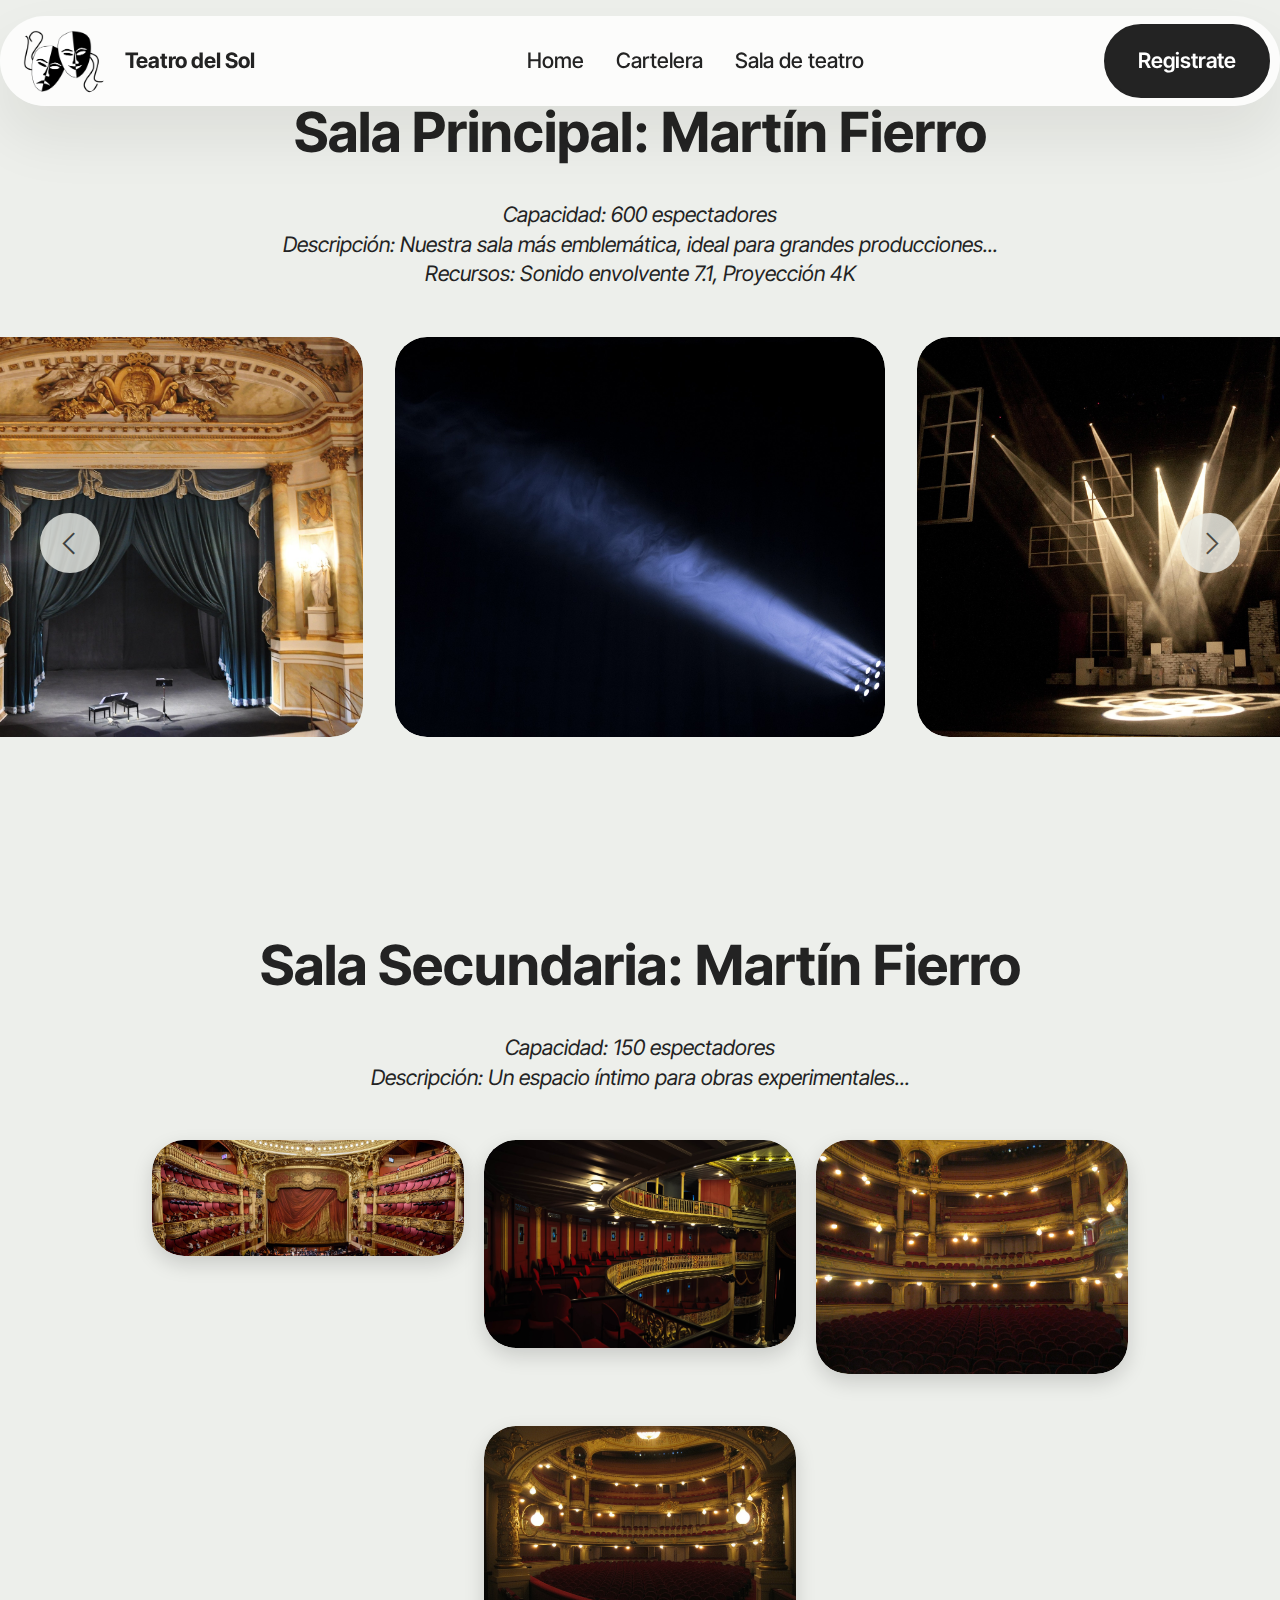
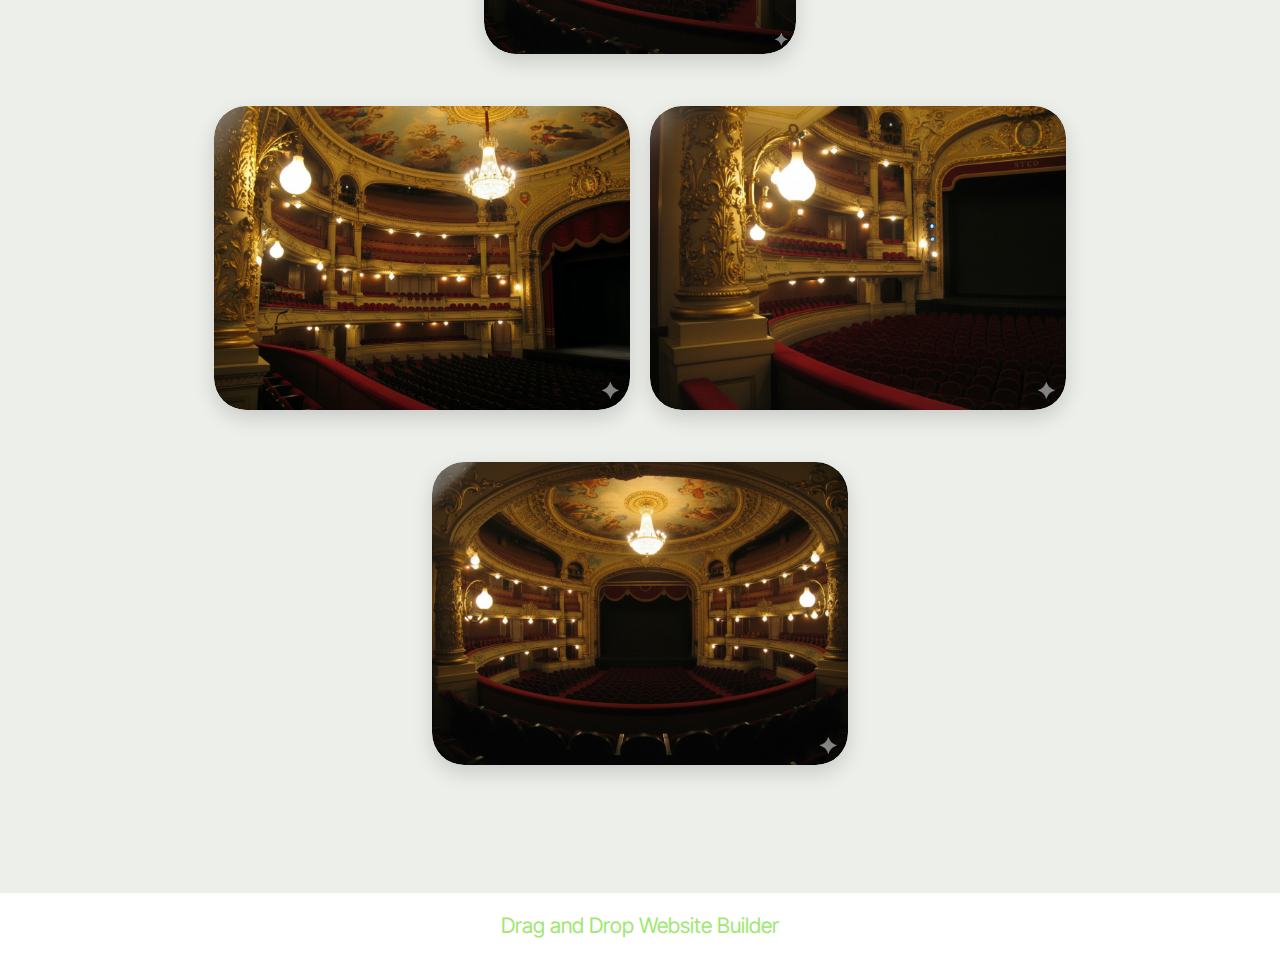
<file: page1.html>
<!DOCTYPE html>
<html  >
<head>
  <!-- Site made with Mobirise Website Builder v6.1.4, https://mobirise.com -->
  <meta charset="UTF-8">
  <meta http-equiv="X-UA-Compatible" content="IE=edge">
  <meta name="generator" content="Mobirise v6.1.4, mobirise.com">
  <meta name="viewport" content="width=device-width, initial-scale=1, minimum-scale=1">
  <link rel="shortcut icon" href="assets/images/mbr-3.png" type="image/x-icon">
  <meta name="description" content="">
  
  
  <title>Salas de Teatro</title>
  <!-- Google tag (gtag.js) -->
<script async src="https://www.googletagmanager.com/gtag/js?id=G-3K3JHPZMTZ"></script>
<script>
  window.dataLayer = window.dataLayer || [];
  function gtag(){dataLayer.push(arguments);}
  gtag('js', new Date());

  gtag('config', 'G-3K3JHPZMTZ');
</script>
  <link rel="stylesheet" href="assets/web/assets/mobirise-icons2/mobirise2.css">
  <link rel="stylesheet" href="assets/bootstrap/css/bootstrap.min.css">
  <link rel="stylesheet" href="assets/dropdown/css/style.css">
  <link rel="stylesheet" href="assets/theme/css/style.css">
  <link rel="stylesheet" href="assets/gallery/style.css">
  <link rel="preload" href="https://fonts.googleapis.com/css?family=Inter+Tight:100,200,300,400,500,600,700,800,900,100i,200i,300i,400i,500i,600i,700i,800i,900i&display=swap" as="style" onload="this.onload=null;this.rel='stylesheet'">
  <noscript><link rel="stylesheet" href="https://fonts.googleapis.com/css?family=Inter+Tight:100,200,300,400,500,600,700,800,900,100i,200i,300i,400i,500i,600i,700i,800i,900i&display=swap"></noscript>
  <link rel="preload" as="style" href="assets/mobirise/css/mbr-additional.css?v=6v0bXh"><link rel="stylesheet" href="assets/mobirise/css/mbr-additional.css?v=6v0bXh" type="text/css">

  
  
  
</head>
<body>
  
  <section data-bs-version="5.1" class="menu menu5 cid-v0okwXq5tb" once="menu" id="menu05-c">
	

	<nav class="navbar navbar-dropdown navbar-fixed-top navbar-expand-lg">
		<div class="container">
			<div class="navbar-brand">
				<span class="navbar-logo">
					<a href="index.html">
						<img src="assets/images/mbr-3.png" alt="Mobirise Website Builder" style="height: 4.3rem;">
					</a>
				</span>
				<span class="navbar-caption-wrap"><a class="navbar-caption text-black display-4" href="index.html">Teatro del Sol</a></span>
			</div>
			<button class="navbar-toggler" type="button" data-toggle="collapse" data-bs-toggle="collapse" data-target="#navbarSupportedContent" data-bs-target="#navbarSupportedContent" aria-controls="navbarNavAltMarkup" aria-expanded="false" aria-label="Toggle navigation">
				<div class="hamburger">
					<span></span>
					<span></span>
					<span></span>
					<span></span>
				</div>
			</button>
			<div class="collapse navbar-collapse" id="navbarSupportedContent">
				<ul class="navbar-nav nav-dropdown" data-app-modern-menu="true"><li class="nav-item">
						<a class="nav-link link text-black display-4" href="index.html">Home</a>
					</li>
					<li class="nav-item">
						<a class="nav-link link text-black text-primary display-4" href="page3.html" aria-expanded="false">Cartelera</a>
					</li>
					<li class="nav-item">
						<a class="nav-link link text-black text-primary display-4" href="page1.html">Sala de teatro</a>
					</li></ul>
				<div class="navbar-buttons mbr-section-btn"><a class="btn btn-black display-4" href="page2.html">Registrate</a></div>
			</div>
		</div>
	</nav>
</section>

<section data-bs-version="5.1" class="slider4 mbr-embla cid-v0olDZtIG2" id="slider04-d">
    
    
    <div class="container-fluid">
        <div class="row mb-5 justify-content-center">
            <div class="col-12 content-head">
                <h3 class="mbr-section-title mbr-fonts-style align-center mb-0 display-2"><strong>Sala Principal: Martín Fierro</strong></h3>
                <h5 class="mbr-section-subtitle mbr-fonts-style align-center mb-0 mt-4 display-7"><em>Capacidad: 600 espectadores<br>Descripción: Nuestra sala más emblemática, ideal para grandes producciones...<br>Recursos: Sonido envolvente 7.1, Proyección 4K</em></h5>
            </div>
        </div>
        <div class="row">
            <div class="col-12">
                <div class="embla position-relative" data-skip-snaps="true" data-align="center" data-contain-scroll="trimSnaps" data-loop="true" data-auto-play-interval="5" data-draggable="true">
                    <div class="embla__viewport">
                        <div class="embla__container">
                            <div class="embla__slide slider-image item" style="margin-left: 1rem; margin-right: 1rem;">
                                <div class="slide-content">
                                    <div class="item-img">
                                        <div class="item-wrapper">
                                            <img src="assets/images/mbr-10.jpg" alt="Mobirise Website Builder" title="">
                                        </div>
                                    </div>
                                </div>
                            </div>
                            <div class="embla__slide slider-image item" style="margin-left: 1rem; margin-right: 1rem;">
                                <div class="slide-content">
                                    <div class="item-img">
                                        <div class="item-wrapper">
                                            <img src="assets/images/mbr-11.jpg" alt="Mobirise Website Builder" title="">
                                        </div>
                                    </div>
                                </div>
                            </div>
                            <div class="embla__slide slider-image item" style="margin-left: 1rem; margin-right: 1rem;">
                                <div class="slide-content">
                                    <div class="item-img">
                                        <div class="item-wrapper">
                                            <img src="assets/images/mbr-6.jpg" alt="Mobirise Website Builder" title="">
                                        </div>
                                    </div>
                                </div>
                            </div>
                            <div class="embla__slide slider-image item" style="margin-left: 1rem; margin-right: 1rem;">
                                <div class="slide-content">
                                    <div class="item-img">
                                        <div class="item-wrapper">
                                            <img src="assets/images/mbr-8.jpg" alt="Mobirise Website Builder" title="">
                                        </div>
                                    </div>
                                </div>
                            </div>
                            
                            
                            
                        </div>
                    </div>
                    <button class="embla__button embla__button--prev">
                        <span class="mobi-mbri mobi-mbri-arrow-prev" aria-hidden="true"></span>
                        <span class="sr-only visually-hidden visually-hidden">Previous</span>
                    </button>
                    <button class="embla__button embla__button--next">
                        <span class="mobi-mbri mobi-mbri-arrow-next" aria-hidden="true"></span>
                        <span class="sr-only visually-hidden visually-hidden">Next</span>
                    </button>
                </div>
            </div>
        </div>
    </div>
</section>

<section data-bs-version="5.1" class="gallery1 mbr-gallery cid-v0oo3tlOZ1" id="gallery02-e">   
    
    

    <div class="container-fluid">
        <div class="row justify-content-center">
            <div class="col-12 content-head">
                <div class="mbr-section-head mb-5">
                    <h3 class="mbr-section-title mbr-fonts-style align-center m-0 display-2"><strong>Sala Secundaria: Martín Fierro</strong><strong><br></strong></h3>
                    <h4 class="mbr-section-subtitle mbr-fonts-style align-center mb-0 mt-4 display-7"><em>Capacidad: 150 espectadores<br>Descripción: Un espacio íntimo para obras experimentales...</em></h4>
                </div>
            </div>
        </div>
        <div class="row mbr-gallery" style="display: flex; flex-wrap: wrap; justify-content: center; gap: 20px;">
            <div class="col-12 col-md-6 col-lg-3 item gallery-image" style="padding: 0;">
                <div class="item-wrapper" data-toggle="modal" data-bs-toggle="modal" data-target="#v0ughlEMMs-modal" data-bs-target="#v0ughlEMMs-modal" style="position: relative; overflow: hidden; border-radius: 15px; box-shadow: 0 8px 20px rgba(0,0,0,0.15); transition: all 0.3s ease; cursor: pointer;">
                    <img class="w-100" src="assets/images/mbr-12.jpg" alt="Mobirise Website Builder" data-slide-to="0" data-bs-slide-to="0" data-target="#lb-v0ughlEMMs" data-bs-target="#lb-v0ughlEMMs" style="display: block; transition: transform 0.3s ease;">
                    <div class="icon-wrapper" style="position: absolute; top: 50%; left: 50%; transform: translate(-50%, -50%); background: rgba(0,0,0,0.7); width: 60px; height: 60px; border-radius: 50%; display: flex; align-items: center; justify-content: center; opacity: 0; transition: opacity 0.3s ease;">
                        <span class="mobi-mbri mobi-mbri-search mbr-iconfont mbr-iconfont-btn" style="color: white; font-size: 24px;"></span>
                    </div>
                </div>
                
            </div>
            <div class="col-12 col-md-6 col-lg-3 item gallery-image" style="padding: 0;">
                <div class="item-wrapper" data-toggle="modal" data-bs-toggle="modal" data-target="#v0ughlEMMs-modal" data-bs-target="#v0ughlEMMs-modal" style="position: relative; overflow: hidden; border-radius: 15px; box-shadow: 0 8px 20px rgba(0,0,0,0.15); transition: all 0.3s ease; cursor: pointer;">
                    <img class="w-100" src="assets/images/mbr-13.jpg" alt="Mobirise Website Builder" data-slide-to="1" data-bs-slide-to="1" data-target="#lb-v0ughlEMMs" data-bs-target="#lb-v0ughlEMMs" style="display: block; transition: transform 0.3s ease;">
                    <div class="icon-wrapper" style="position: absolute; top: 50%; left: 50%; transform: translate(-50%, -50%); background: rgba(0,0,0,0.7); width: 60px; height: 60px; border-radius: 50%; display: flex; align-items: center; justify-content: center; opacity: 0; transition: opacity 0.3s ease;">
                        <span class="mobi-mbri mobi-mbri-search mbr-iconfont mbr-iconfont-btn" style="color: white; font-size: 24px;"></span>
                    </div>
                </div>
                
            </div>
            <div class="col-12 col-md-6 col-lg-3 item gallery-image" style="padding: 0;">
                <div class="item-wrapper" data-toggle="modal" data-bs-toggle="modal" data-target="#v0ughlEMMs-modal" data-bs-target="#v0ughlEMMs-modal" style="position: relative; overflow: hidden; border-radius: 15px; box-shadow: 0 8px 20px rgba(0,0,0,0.15); transition: all 0.3s ease; cursor: pointer;">
                    <img class="w-100" src="assets/images/mbr-14.jpg" alt="Mobirise Website Builder" data-slide-to="2" data-bs-slide-to="2" data-target="#lb-v0ughlEMMs" data-bs-target="#lb-v0ughlEMMs" style="display: block; transition: transform 0.3s ease;">
                    <div class="icon-wrapper" style="position: absolute; top: 50%; left: 50%; transform: translate(-50%, -50%); background: rgba(0,0,0,0.7); width: 60px; height: 60px; border-radius: 50%; display: flex; align-items: center; justify-content: center; opacity: 0; transition: opacity 0.3s ease;">
                        <span class="mobi-mbri mobi-mbri-search mbr-iconfont mbr-iconfont-btn" style="color: white; font-size: 24px;"></span>
                    </div>
                </div>
                
            </div>
            <div class="col-12 col-md-6 col-lg-3 item gallery-image" style="padding: 0;">
                <div class="item-wrapper" data-toggle="modal" data-bs-toggle="modal" data-target="#v0ughlEMMs-modal" data-bs-target="#v0ughlEMMs-modal" style="position: relative; overflow: hidden; border-radius: 15px; box-shadow: 0 8px 20px rgba(0,0,0,0.15); transition: all 0.3s ease; cursor: pointer;">
                    <img class="w-100" src="assets/imagenes/Gemini_Generated_Image_uabiuuabiuuabiuu.png" alt="Mobirise Website Builder" data-slide-to="3" data-bs-slide-to="3" data-target="#lb-v0ughlEMMs" data-bs-target="#lb-v0ughlEMMs" style="display: block; transition: transform 0.3s ease;">
                    <div class="icon-wrapper" style="position: absolute; top: 50%; left: 50%; transform: translate(-50%, -50%); background: rgba(0,0,0,0.7); width: 60px; height: 60px; border-radius: 50%; display: flex; align-items: center; justify-content: center; opacity: 0; transition: opacity 0.3s ease;">
                        <span class="mobi-mbri mobi-mbri-search mbr-iconfont mbr-iconfont-btn" style="color: white; font-size: 24px;"></span>
                    </div>
                </div>
                
            </div>
        </div>
        <div class="row mbr-gallery" style="display: flex; flex-wrap: wrap; justify-content: center; margin-top: 20px; gap: 20px;">
            <div class="col-12 col-md-6 col-lg-4 item gallery-image" style="padding: 0;">
                <div class="item-wrapper" data-toggle="modal" data-bs-toggle="modal" data-target="#v0ughlEMMs-modal" data-bs-target="#v0ughlEMMs-modal" style="position: relative; overflow: hidden; border-radius: 15px; box-shadow: 0 8px 20px rgba(0,0,0,0.15); transition: all 0.3s ease; cursor: pointer;">
                    <img class="w-100" src="assets/imagenes/Gemini_Generated_Image_tsv0latsv0latsv0.png" alt="Mobirise Website Builder" data-slide-to="4" data-bs-slide-to="4" data-target="#lb-v0ughlEMMs" data-bs-target="#lb-v0ughlEMMs" style="display: block; transition: transform 0.3s ease;">
                    <div class="icon-wrapper" style="position: absolute; top: 50%; left: 50%; transform: translate(-50%, -50%); background: rgba(0,0,0,0.7); width: 60px; height: 60px; border-radius: 50%; display: flex; align-items: center; justify-content: center; opacity: 0; transition: opacity 0.3s ease;">
                        <span class="mobi-mbri mobi-mbri-search mbr-iconfont mbr-iconfont-btn" style="color: white; font-size: 24px;"></span>
                    </div>
                </div>
                
            </div>
            <div class="col-12 col-md-6 col-lg-4 item gallery-image" style="padding: 0;">
                <div class="item-wrapper" data-toggle="modal" data-bs-toggle="modal" data-target="#v0ughlEMMs-modal" data-bs-target="#v0ughlEMMs-modal" style="position: relative; overflow: hidden; border-radius: 15px; box-shadow: 0 8px 20px rgba(0,0,0,0.15); transition: all 0.3s ease; cursor: pointer;">
                    <img class="w-100" src="assets/imagenes/Gemini_Generated_Image_99dmqa99dmqa99dm.png" alt="Mobirise Website Builder" data-slide-to="5" data-bs-slide-to="5" data-target="#lb-v0ughlEMMs" data-bs-target="#lb-v0ughlEMMs" style="display: block; transition: transform 0.3s ease;">
                    <div class="icon-wrapper" style="position: absolute; top: 50%; left: 50%; transform: translate(-50%, -50%); background: rgba(0,0,0,0.7); width: 60px; height: 60px; border-radius: 50%; display: flex; align-items: center; justify-content: center; opacity: 0; transition: opacity 0.3s ease;">
                        <span class="mobi-mbri mobi-mbri-search mbr-iconfont mbr-iconfont-btn" style="color: white; font-size: 24px;"></span>
                    </div>
                </div>
                
            </div>
            <div class="col-12 col-md-6 col-lg-4 item gallery-image" style="padding: 0;">
                <div class="item-wrapper" data-toggle="modal" data-bs-toggle="modal" data-target="#v0ughlEMMs-modal" data-bs-target="#v0ughlEMMs-modal" style="position: relative; overflow: hidden; border-radius: 15px; box-shadow: 0 8px 20px rgba(0,0,0,0.15); transition: all 0.3s ease; cursor: pointer;">
                    <img class="w-100" src="assets/imagenes/Gemini_Generated_Image_rhzyldrhzyldrhzy.png" alt="Mobirise Website Builder" data-slide-to="6" data-bs-slide-to="6" data-target="#lb-v0ughlEMMs" data-bs-target="#lb-v0ughlEMMs" style="display: block; transition: transform 0.3s ease;">
                    <div class="icon-wrapper" style="position: absolute; top: 50%; left: 50%; transform: translate(-50%, -50%); background: rgba(0,0,0,0.7); width: 60px; height: 60px; border-radius: 50%; display: flex; align-items: center; justify-content: center; opacity: 0; transition: opacity 0.3s ease;">
                        <span class="mobi-mbri mobi-mbri-search mbr-iconfont mbr-iconfont-btn" style="color: white; font-size: 24px;"></span>
                    </div>
                </div>
                
            </div>
        </div>

        <style>
            .item-wrapper:hover {
                transform: translateY(-5px);
                box-shadow: 0 12px 30px rgba(0,0,0,0.25) !important;
            }
            .item-wrapper:hover img {
                transform: scale(1.1);
            }
            .item-wrapper:hover .icon-wrapper {
                opacity: 1 !important;
            }
        </style>

        <div class="modal mbr-slider" tabindex="-1" role="dialog" aria-hidden="true" id="v0ughlEMMs-modal">
            <div class="modal-dialog" role="document">
                <div class="modal-content">
                    <div class="modal-body">
                        <div class="carousel slide" id="lb-v0ughlEMMs" data-interval="5000" data-bs-interval="5000">
                            <div class="carousel-inner">
                                <div class="carousel-item active">
                                    <img class="d-block w-100" src="assets/images/mbr-12.jpg" alt="Mobirise Website Builder">
                                </div>
                                <div class="carousel-item">
                                    <img class="d-block w-100" src="assets/images/mbr-13.jpg" alt="Mobirise Website Builder">
                                </div>
                                <div class="carousel-item">
                                    <img class="d-block w-100" src="assets/images/mbr-14.jpg" alt="Mobirise Website Builder">
                                </div>
                                <div class="carousel-item">
                                    <img class="d-block w-100" src="assets/imagenes/Gemini_Generated_Image_uabiuuabiuuabiuu.png" alt="Mobirise Website Builder">
                                </div>
                                <div class="carousel-item">
                                    <img class="d-block w-100" src="assets/imagenes/Gemini_Generated_Image_tsv0latsv0latsv0.png" alt="Mobirise Website Builder">
                                </div>
                                <div class="carousel-item">
                                    <img class="d-block w-100" src="assets/imagenes/Gemini_Generated_Image_99dmqa99dmqa99dm.png" alt="Mobirise Website Builder">
                                </div>
                                <div class="carousel-item">
                                    <img class="d-block w-100" src="assets/imagenes/Gemini_Generated_Image_rhzyldrhzyldrhzy.png" alt="Mobirise Website Builder">
                                </div>
                            </div>
                            <ol class="carousel-indicators">
                                <li data-slide-to="0" data-bs-slide-to="0" class="active" data-target="#lb-v0ughlEMMs" data-bs-target="#lb-v0ughlEMMs"></li>
                                <li data-slide-to="1" data-bs-slide-to="1" data-target="#lb-v0ughlEMMs" data-bs-target="#lb-v0ughlEMMs"></li>
                                <li data-slide-to="2" data-bs-slide-to="2" data-target="#lb-v0ughlEMMs" data-bs-target="#lb-v0ughlEMMs"></li>
                                <li data-slide-to="3" data-bs-slide-to="3" data-target="#lb-v0ughlEMMs" data-bs-target="#lb-v0ughlEMMs"></li>
                                <li data-slide-to="4" data-bs-slide-to="4" data-target="#lb-v0ughlEMMs" data-bs-target="#lb-v0ughlEMMs"></li>
                                <li data-slide-to="5" data-bs-slide-to="5" data-target="#lb-v0ughlEMMs" data-bs-target="#lb-v0ughlEMMs"></li>
                                <li data-slide-to="6" data-bs-slide-to="6" data-target="#lb-v0ughlEMMs" data-bs-target="#lb-v0ughlEMMs"></li>
                            </ol>
                            <a role="button" href="" class="close" data-dismiss="modal" data-bs-dismiss="modal" aria-label="Close">
                            </a>
                            <a class="carousel-control-prev carousel-control" role="button" data-slide="prev" data-bs-slide="prev" href="#lb-v0ughlEMMs">
                                <span class="mobi-mbri mobi-mbri-arrow-prev" aria-hidden="true"></span>
                                <span class="sr-only visually-hidden">Previous</span>
                            </a>
                            <a class="carousel-control-next carousel-control" role="button" data-slide="next" data-bs-slide="next" href="#lb-v0ughlEMMs">
                                <span class="mobi-mbri mobi-mbri-arrow-next" aria-hidden="true"></span>
                                <span class="sr-only visually-hidden">Next</span>
                            </a>
                        </div>
                    </div>
                </div>
            </div>
        </div>
    </div>
</section><section class="display-7" style="padding: 0;align-items: center;justify-content: center;flex-wrap: wrap;    align-content: center;display: flex;position: relative;height: 4rem;"><a href="https://mobiri.se/4272511" style="flex: 1 1;height: 4rem;position: absolute;width: 100%;z-index: 1;"><img alt="" style="height: 4rem;" src="[data-uri]"></a><p style="margin: 0;text-align: center;" class="display-7">&#8204;</p><a style="z-index:1" href="https://mobirise.com/drag-drop-website-builder.html">Drag and Drop Website Builder</a></section><script src="assets/bootstrap/js/bootstrap.bundle.min.js"></script>  <script src="assets/smoothscroll/smooth-scroll.js"></script>  <script src="assets/ytplayer/index.js"></script>  <script src="assets/dropdown/js/navbar-dropdown.js"></script>  <script src="assets/embla/embla.min.js"></script>  <script src="assets/embla/script.js"></script>  <script src="assets/masonry/masonry.pkgd.min.js"></script>  <script src="assets/imagesloaded/imagesloaded.pkgd.min.js"></script>  <script src="assets/theme/js/script.js"></script>  <script src="assets/gallery/player.min.js"></script>  <script src="assets/gallery/script.js"></script>  
  
  
</body>
</html>
</file>
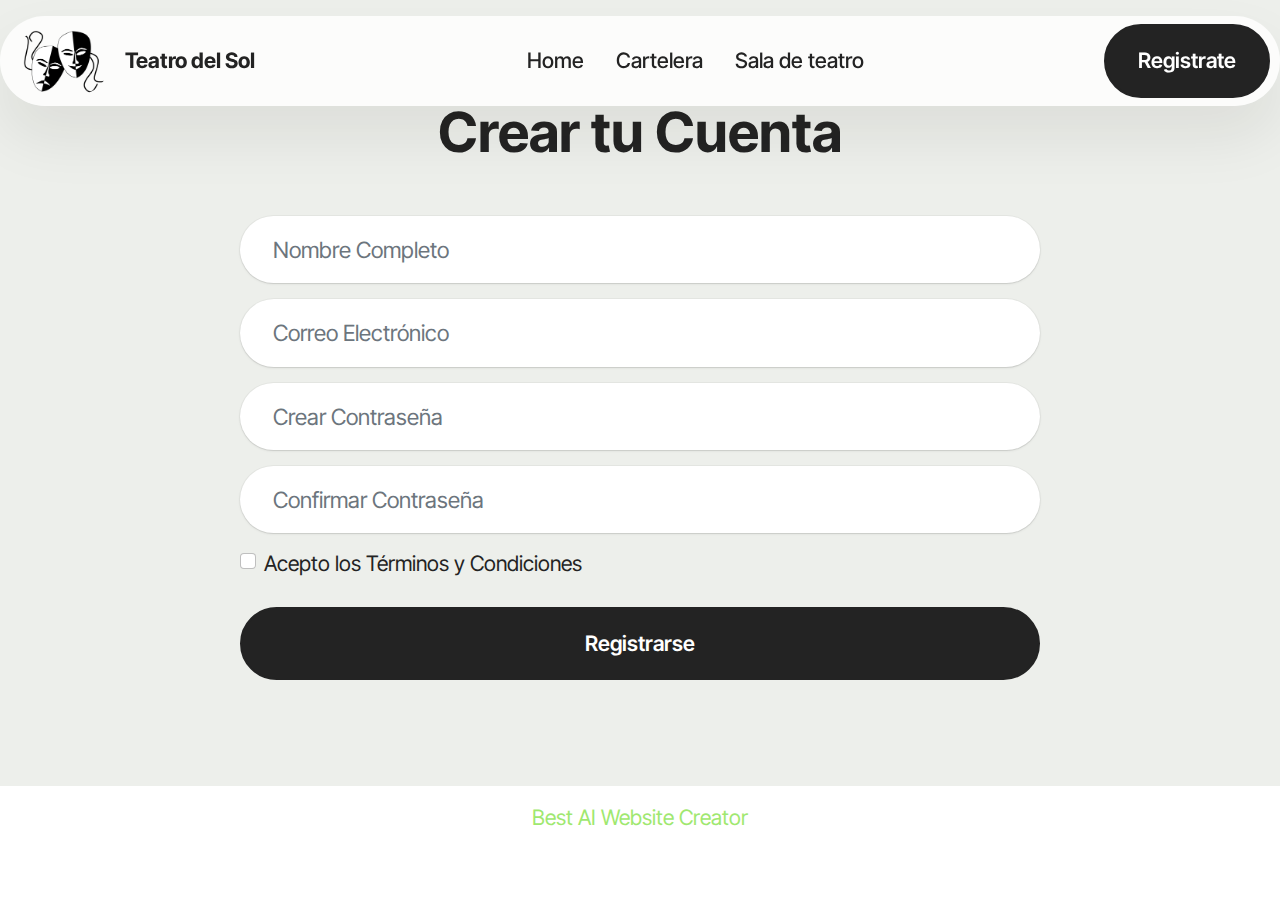
<file: page2.html>
<!DOCTYPE html>
<html  >
<head>
  <!-- Site made with Mobirise Website Builder v6.1.4, https://mobirise.com -->
  <meta charset="UTF-8">
  <meta http-equiv="X-UA-Compatible" content="IE=edge">
  <meta name="generator" content="Mobirise v6.1.4, mobirise.com">
  <meta name="viewport" content="width=device-width, initial-scale=1, minimum-scale=1">
  <link rel="shortcut icon" href="assets/images/mbr-3.png" type="image/x-icon">
  <meta name="description" content="">
  
  
  <title>Registro</title>
  <!-- Google tag (gtag.js) -->
<script async src="https://www.googletagmanager.com/gtag/js?id=G-3K3JHPZMTZ"></script>
<script>
  window.dataLayer = window.dataLayer || [];
  function gtag(){dataLayer.push(arguments);}
  gtag('js', new Date());

  gtag('config', 'G-3K3JHPZMTZ');
</script>
  <link rel="stylesheet" href="assets/bootstrap/css/bootstrap.min.css">
  <link rel="stylesheet" href="assets/dropdown/css/style.css">
  <link rel="stylesheet" href="assets/theme/css/style.css">
  <link rel="preload" href="https://fonts.googleapis.com/css?family=Inter+Tight:100,200,300,400,500,600,700,800,900,100i,200i,300i,400i,500i,600i,700i,800i,900i&display=swap" as="style" onload="this.onload=null;this.rel='stylesheet'">
  <noscript><link rel="stylesheet" href="https://fonts.googleapis.com/css?family=Inter+Tight:100,200,300,400,500,600,700,800,900,100i,200i,300i,400i,500i,600i,700i,800i,900i&display=swap"></noscript>
  <link rel="preload" as="style" href="assets/mobirise/css/mbr-additional.css?v=IEFPk5"><link rel="stylesheet" href="assets/mobirise/css/mbr-additional.css?v=IEFPk5" type="text/css">

  
  
  
</head>
<body>
  
  <section data-bs-version="5.1" class="menu menu5 cid-v0okwXq5tb" once="menu" id="menu05-c">
	

	<nav class="navbar navbar-dropdown navbar-fixed-top navbar-expand-lg">
		<div class="container">
			<div class="navbar-brand">
				<span class="navbar-logo">
					<a href="index.html">
						<img src="assets/images/mbr-3.png" alt="Mobirise Website Builder" style="height: 4.3rem;">
					</a>
				</span>
				<span class="navbar-caption-wrap"><a class="navbar-caption text-black display-4" href="index.html">Teatro del Sol</a></span>
			</div>
			<button class="navbar-toggler" type="button" data-toggle="collapse" data-bs-toggle="collapse" data-target="#navbarSupportedContent" data-bs-target="#navbarSupportedContent" aria-controls="navbarNavAltMarkup" aria-expanded="false" aria-label="Toggle navigation">
				<div class="hamburger">
					<span></span>
					<span></span>
					<span></span>
					<span></span>
				</div>
			</button>
			<div class="collapse navbar-collapse" id="navbarSupportedContent">
				<ul class="navbar-nav nav-dropdown" data-app-modern-menu="true"><li class="nav-item">
						<a class="nav-link link text-black display-4" href="index.html">Home</a>
					</li>
					<li class="nav-item">
						<a class="nav-link link text-black text-primary display-4" href="page3.html" aria-expanded="false">Cartelera</a>
					</li>
					<li class="nav-item">
						<a class="nav-link link text-black text-primary display-4" href="page1.html">Sala de teatro</a>
					</li></ul>
				<div class="navbar-buttons mbr-section-btn"><a class="btn btn-black display-4" href="page2.html">Registrate</a></div>
			</div>
		</div>
	</nav>
</section>

<section data-bs-version="5.1" class="form5 cid-v0oy2VAdvx" id="form02-k">
    
    
    <div class="container">
        <div class="row justify-content-center">
            <div class="col-12 content-head">
                <div class="mbr-section-head mb-5">
                    <h3 class="mbr-section-title mbr-fonts-style align-center mb-0 display-2">
                        <strong>Crear tu Cuenta</strong></h3>
                    
                </div>
            </div>
        </div>
        <div class="row justify-content-center">
            <div class="col-lg-8 mx-auto mbr-form" data-form-type="formoid">
                <form action="index.html" method="GET" class="mbr-form form-with-styler" data-form-title="Form Name"><input type="hidden" name="email" data-form-email="true" value="6ca3CIsysgCBwIt2nwzuxv5bkSMiqEK/OArmm8P7crARrEn8zVu4nhxhx9ZPdz9Jb42U+fV8DNJbMI77Sbw67es2ou4PJlfbriHuGWbaIEUH0+e47bKw1+WN25kHNZ3L">
                    <div class="row">
                        <div hidden="hidden" data-form-alert="" class="alert alert-success col-12">Gracias por registrarte</div>
                        <div hidden="hidden" data-form-alert-danger="" class="alert alert-danger col-12">
                            Oops...! some problem!
                        </div>
                    </div>
                    <div class="dragArea row">
                        <div class="col-12 form-group mb-3" data-for="name">
                            <input type="text" name="name" placeholder="Nombre Completo" data-form-field="name" class="form-control" value="" id="name-form02-k" required>
                        </div>
                        <div class="col-12 form-group mb-3" data-for="email">
                            <input type="email" name="email" placeholder="Correo Electrónico" data-form-field="email" class="form-control" value="" id="email-form02-k" required>
                        </div>
                        <div class="col-12 form-group mb-3" data-for="password">
                            <input type="password" name="password" placeholder="Crear Contraseña" data-form-field="password" class="form-control" value="" id="password-form02-k" required>
                        </div>
                        <div class="col-12 form-group mb-3" data-for="confirm-password">
                            <input type="password" name="confirm-password" placeholder="Confirmar Contraseña" data-form-field="confirm-password" class="form-control" value="" id="confirm-password-form02-k" required>
                        </div>
                        <div class="col-12 form-group mb-3">
                            <div class="form-check">
                                <input class="form-check-input" type="checkbox" name="terms" id="terms-form02-k" required>
                                <label class="form-check-label display-7" for="terms-form02-k">
                                    Acepto los Términos y Condiciones
                                </label>
                            </div>
                        </div>
                        <div class="col-lg-12 col-md-12 col-sm-12 align-center mbr-section-btn"><button type="submit" class="btn btn-black display-7" style="width: 100%;">Registrarse</button></div>
                    </div>
                </form>
            </div>
        </div>
    </div>
</section><section class="display-7" style="padding: 0;align-items: center;justify-content: center;flex-wrap: wrap;    align-content: center;display: flex;position: relative;height: 4rem;"><a href="https://mobiri.se/4272511" style="flex: 1 1;height: 4rem;position: absolute;width: 100%;z-index: 1;"><img alt="" style="height: 4rem;" src="[data-uri]"></a><p style="margin: 0;text-align: center;" class="display-7">&#8204;</p><a style="z-index:1" href="https://mobirise.com/builder/ai-website-creator.html">Best AI Website Creator</a></section><script src="assets/bootstrap/js/bootstrap.bundle.min.js"></script>  <script src="assets/smoothscroll/smooth-scroll.js"></script>  <script src="assets/ytplayer/index.js"></script>  <script src="assets/dropdown/js/navbar-dropdown.js"></script>  <script src="assets/theme/js/script.js"></script>  <script src="assets/formoid/formoid.min.js"></script>  
  
  
</body>
</html>
</file>
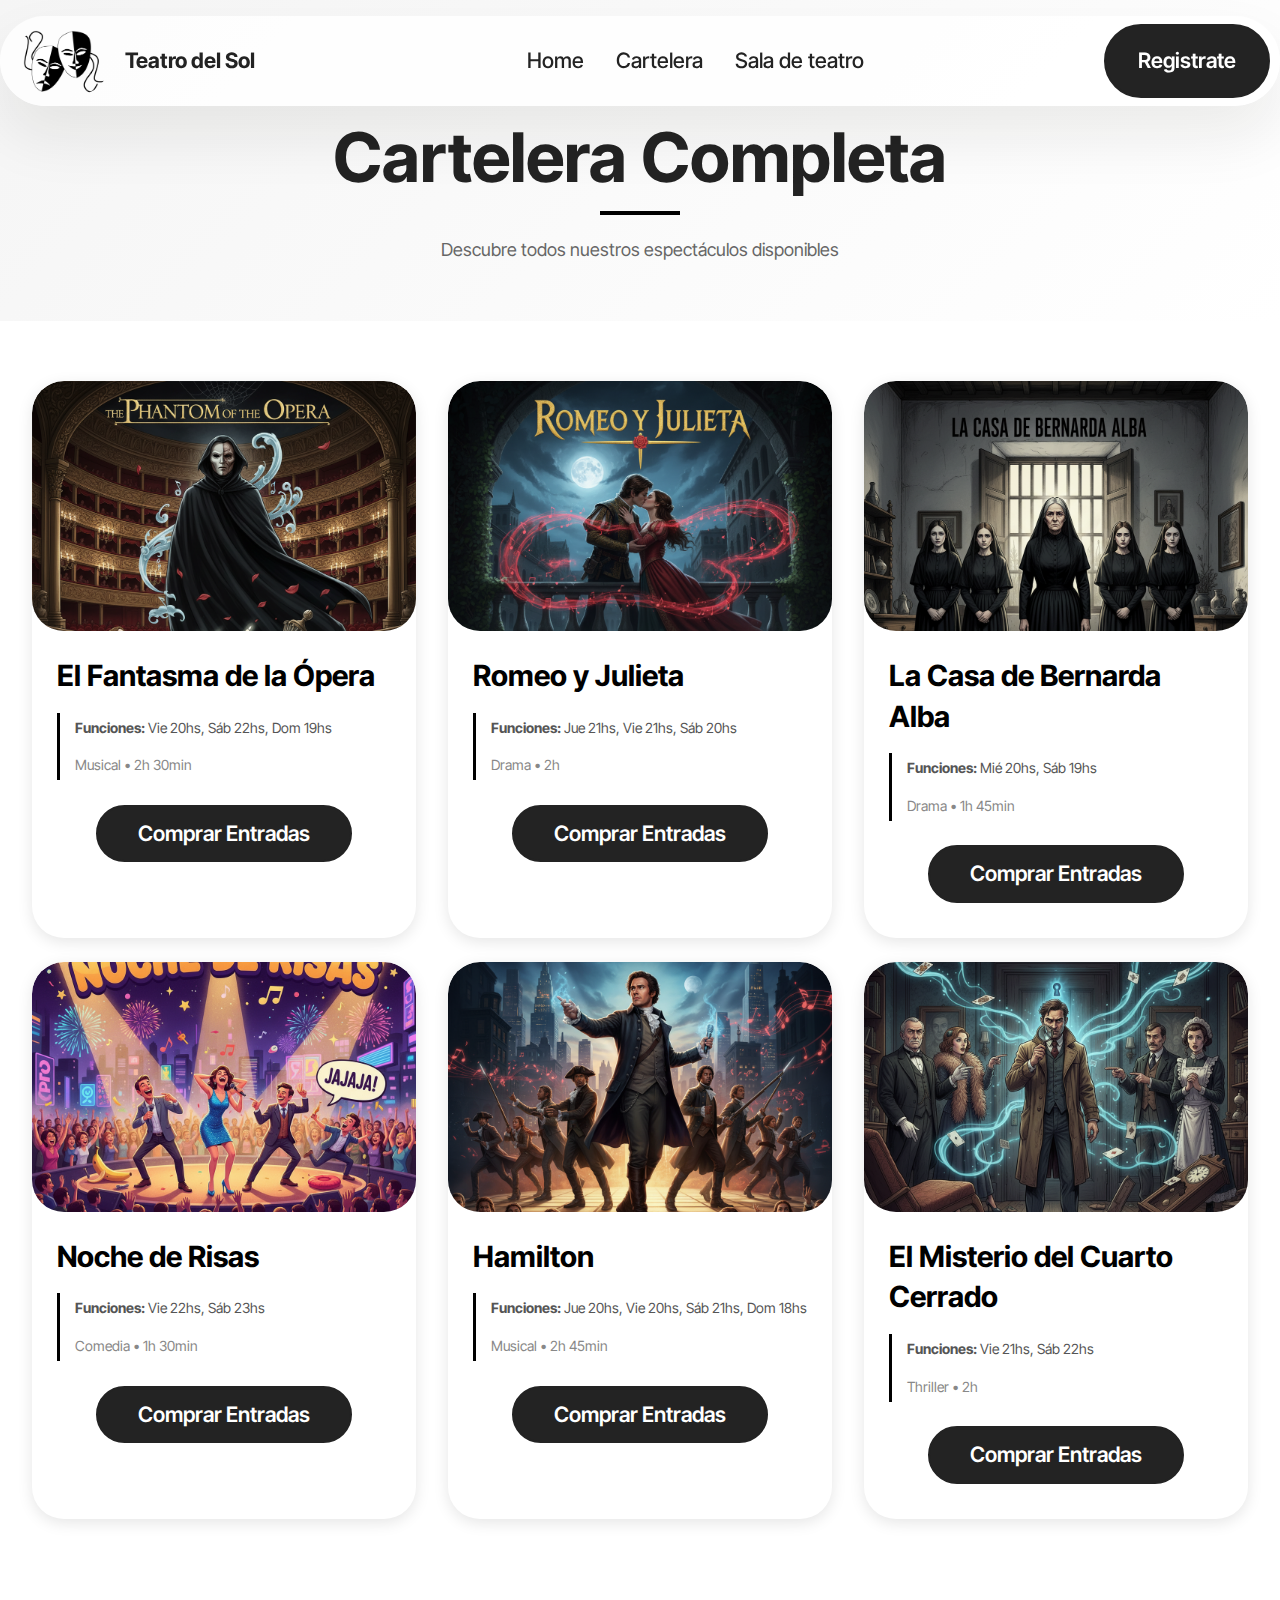
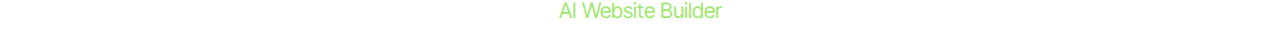
<file: page3.html>
<!DOCTYPE html>
<html  >
<head>
  <!-- Site made with Mobirise Website Builder v6.1.4, https://mobirise.com -->
  <meta charset="UTF-8">
  <meta http-equiv="X-UA-Compatible" content="IE=edge">
  <meta name="generator" content="Mobirise v6.1.4, mobirise.com">
  <meta name="viewport" content="width=device-width, initial-scale=1, minimum-scale=1">
  <link rel="shortcut icon" href="assets/images/mbr-3.png" type="image/x-icon">
  <meta name="description" content="">
  
  
  <title>Cartelera</title>
  <!-- Google tag (gtag.js) -->
<script async src="https://www.googletagmanager.com/gtag/js?id=G-3K3JHPZMTZ"></script>
<script>
  window.dataLayer = window.dataLayer || [];
  function gtag(){dataLayer.push(arguments);}
  gtag('js', new Date());

  gtag('config', 'G-3K3JHPZMTZ');
</script>
  <link rel="stylesheet" href="assets/bootstrap/css/bootstrap.min.css">
  <link rel="stylesheet" href="assets/dropdown/css/style.css">
  <link rel="stylesheet" href="assets/theme/css/style.css">
  <link rel="preload" href="https://fonts.googleapis.com/css?family=Inter+Tight:100,200,300,400,500,600,700,800,900,100i,200i,300i,400i,500i,600i,700i,800i,900i&display=swap" as="style" onload="this.onload=null;this.rel='stylesheet'">
  <noscript><link rel="stylesheet" href="https://fonts.googleapis.com/css?family=Inter+Tight:100,200,300,400,500,600,700,800,900,100i,200i,300i,400i,500i,600i,700i,800i,900i&display=swap"></noscript>
  <link rel="preload" as="style" href="assets/mobirise/css/mbr-additional.css?v=UPDATE2025"><link rel="stylesheet" href="assets/mobirise/css/mbr-additional.css?v=UPDATE2025" type="text/css">

  
  
  
</head>
<body>
  
  <section data-bs-version="5.1" class="menu menu5 cid-v0okwXq5tb" once="menu" id="menu05-c">
	

	<nav class="navbar navbar-dropdown navbar-fixed-top navbar-expand-lg">
		<div class="container">
			<div class="navbar-brand">
				<span class="navbar-logo">
					<a href="index.html">
						<img src="assets/images/mbr-3.png" alt="Mobirise Website Builder" style="height: 4.3rem;">
					</a>
				</span>
				<span class="navbar-caption-wrap"><a class="navbar-caption text-black display-4" href="index.html">Teatro del Sol</a></span>
			</div>
			<button class="navbar-toggler" type="button" data-toggle="collapse" data-bs-toggle="collapse" data-target="#navbarSupportedContent" data-bs-target="#navbarSupportedContent" aria-controls="navbarNavAltMarkup" aria-expanded="false" aria-label="Toggle navigation">
				<div class="hamburger">
					<span></span>
					<span></span>
					<span></span>
					<span></span>
				</div>
			</button>
			<div class="collapse navbar-collapse" id="navbarSupportedContent">
				<ul class="navbar-nav nav-dropdown" data-app-modern-menu="true"><li class="nav-item">
						<a class="nav-link link text-black display-4" href="index.html">Home</a>
					</li>
					<li class="nav-item">
						<a class="nav-link link text-black text-primary display-4" href="page3.html" aria-expanded="false">Cartelera</a>
					</li>
					<li class="nav-item">
						<a class="nav-link link text-black text-primary display-4" href="page1.html">Sala de teatro</a>
					</li></ul>
				<div class="navbar-buttons mbr-section-btn"><a class="btn btn-black display-4" href="page2.html">Registrate</a></div>
			</div>
		</div>
	</nav>
</section>

<section data-bs-version="5.1" class="header18 cid-cartelera" id="header-cartelera" style="padding-top: 120px; padding-bottom: 40px; background: linear-gradient(135deg, #f5f5f5 0%, #ffffff 100%);">
    <div class="container">
        <div class="row justify-content-center">
            <div class="col-12 col-lg-10 text-center">
                <h1 class="mbr-section-title mbr-fonts-style mb-3 display-1">
                    <strong>Cartelera Completa</strong>
                </h1>
                <div style="width: 80px; height: 4px; background-color: #000; margin: 0 auto 20px;"></div>
                <p class="mbr-text mbr-fonts-style display-7" style="font-size: 18px; color: #666;">
                    Descubre todos nuestros espectáculos disponibles
                </p>
            </div>
        </div>
    </div>
</section>

<section data-bs-version="5.1" class="features3 cid-obras-grid" id="obras-section" style="padding: 60px 0;">
    <div class="container">
        <div class="row g-4">
          
            <div class="col-12 col-md-6 col-lg-4">
                <div class="card h-100" style="border: none; box-shadow: 0 4px 15px rgba(0,0,0,0.1); transition: transform 0.3s ease, box-shadow 0.3s ease; overflow: hidden;">
                    <div class="card-wrapper">
                        <div class="image-wrapper" style="overflow: hidden; height: 250px;">
                            <img src="assets/imagenes/Gemini_Generated_Image_terxukterxukterx.png" alt="Obra 1" class="img-fluid" style="width: 100%; height: 100%; object-fit: cover; object-position: center top;">
                        </div>
                        <div class="card-box" style="padding: 25px;">
                            <h4 class="card-title mbr-fonts-style mb-3 display-5" style="color: #000;">
                                <strong>El Fantasma de la Ópera</strong>
                            </h4>
                            <div style="border-left: 3px solid #000; padding-left: 15px; margin-bottom: 15px;">
                                <p class="mbr-text mbr-fonts-style display-7 mb-2" style="font-size: 14px; color: #555;">
                                    <strong>Funciones:</strong> Vie 20hs, Sáb 22hs, Dom 19hs
                                </p>
                                <p class="mbr-text mbr-fonts-style display-7 mb-0" style="font-size: 14px; color: #888;">
                                    Musical • 2h 30min
                                </p>
                            </div>
                            <div class="mbr-section-btn" style="display: flex; justify-content: center;">
                                <a class="btn btn-black display-7" href="page4.html" style="padding: 12px 40px; font-weight: 600;">Comprar Entradas</a>
                            </div>
                        </div>
                    </div>
                </div>
            </div>

      
            <div class="col-12 col-md-6 col-lg-4">
                <div class="card h-100" style="border: none; box-shadow: 0 4px 15px rgba(0,0,0,0.1); transition: transform 0.3s ease, box-shadow 0.3s ease; overflow: hidden;">
                    <div class="card-wrapper">
                        <div class="image-wrapper" style="overflow: hidden; height: 250px;">
                            <img src="assets/imagenes/Gemini_Generated_Image_r4vhw1r4vhw1r4vh.png" alt="Obra 2" class="img-fluid" style="width: 100%; height: 100%; object-fit: cover; object-position: center top;">
                        </div>
                        <div class="card-box" style="padding: 25px;">
                            <h4 class="card-title mbr-fonts-style mb-3 display-5" style="color: #000;">
                                <strong>Romeo y Julieta</strong>
                            </h4>
                            <div style="border-left: 3px solid #000; padding-left: 15px; margin-bottom: 15px;">
                                <p class="mbr-text mbr-fonts-style display-7 mb-2" style="font-size: 14px; color: #555;">
                                    <strong>Funciones:</strong> Jue 21hs, Vie 21hs, Sáb 20hs
                                </p>
                                <p class="mbr-text mbr-fonts-style display-7 mb-0" style="font-size: 14px; color: #888;">
                                    Drama • 2h
                                </p>
                            </div>
                            <div class="mbr-section-btn" style="display: flex; justify-content: center;">
                                <a class="btn btn-black display-7" href="page4.html" style="padding: 12px 40px; font-weight: 600;">Comprar Entradas</a>
                            </div>
                        </div>
                    </div>
                </div>
            </div>

     
            <div class="col-12 col-md-6 col-lg-4">
                <div class="card h-100" style="border: none; box-shadow: 0 4px 15px rgba(0,0,0,0.1); transition: transform 0.3s ease, box-shadow 0.3s ease; overflow: hidden;">
                    <div class="card-wrapper">
                        <div class="image-wrapper" style="overflow: hidden; height: 250px;">
                            <img src="assets/imagenes/Gemini_Generated_Image_jaj594jaj594jaj5.png" alt="Obra 3" class="img-fluid" style="width: 100%; height: 100%; object-fit: cover; object-position: center top;">
                        </div>
                        <div class="card-box" style="padding: 25px;">
                            <h4 class="card-title mbr-fonts-style mb-3 display-5" style="color: #000;">
                                <strong>La Casa de Bernarda Alba</strong>
                            </h4>
                            <div style="border-left: 3px solid #000; padding-left: 15px; margin-bottom: 15px;">
                                <p class="mbr-text mbr-fonts-style display-7 mb-2" style="font-size: 14px; color: #555;">
                                    <strong>Funciones:</strong> Mié 20hs, Sáb 19hs
                                </p>
                                <p class="mbr-text mbr-fonts-style display-7 mb-0" style="font-size: 14px; color: #888;">
                                    Drama • 1h 45min
                                </p>
                            </div>
                            <div class="mbr-section-btn" style="display: flex; justify-content: center;">
                                <a class="btn btn-black display-7" href="page4.html" style="padding: 12px 40px; font-weight: 600;">Comprar Entradas</a>
                            </div>
                        </div>
                    </div>
                </div>
            </div>

     
            <div class="col-12 col-md-6 col-lg-4">
                <div class="card h-100" style="border: none; box-shadow: 0 4px 15px rgba(0,0,0,0.1); transition: transform 0.3s ease, box-shadow 0.3s ease; overflow: hidden;">
                    <div class="card-wrapper">
                        <div class="image-wrapper" style="overflow: hidden; height: 250px;">
                            <img src="assets/imagenes/Gemini_Generated_Image_r4vhw1r4vhw1r4vh (1).png" alt="Obra 4" class="img-fluid" style="width: 100%; height: 100%; object-fit: cover;">
                        </div>
                        <div class="card-box" style="padding: 25px;">
                            <h4 class="card-title mbr-fonts-style mb-3 display-5" style="color: #000;">
                                <strong>Noche de Risas</strong>
                            </h4>
                            <div style="border-left: 3px solid #000; padding-left: 15px; margin-bottom: 15px;">
                                <p class="mbr-text mbr-fonts-style display-7 mb-2" style="font-size: 14px; color: #555;">
                                    <strong>Funciones:</strong> Vie 22hs, Sáb 23hs
                                </p>
                                <p class="mbr-text mbr-fonts-style display-7 mb-0" style="font-size: 14px; color: #888;">
                                    Comedia • 1h 30min
                                </p>
                            </div>
                            <div class="mbr-section-btn" style="display: flex; justify-content: center;">
                                <a class="btn btn-black display-7" href="page4.html" style="padding: 12px 40px; font-weight: 600;">Comprar Entradas</a>
                            </div>
                        </div>
                    </div>
                </div>
            </div>

      
            <div class="col-12 col-md-6 col-lg-4">
                <div class="card h-100" style="border: none; box-shadow: 0 4px 15px rgba(0,0,0,0.1); transition: transform 0.3s ease, box-shadow 0.3s ease; overflow: hidden;">
                    <div class="card-wrapper">
                        <div class="image-wrapper" style="overflow: hidden; height: 250px;">
                            <img src="assets/imagenes/Gemini_Generated_Image_r4vhw1r4vhw1r4vh (2).png" alt="Obra 5" class="img-fluid" style="width: 100%; height: 100%; object-fit: cover;">
                        </div>
                        <div class="card-box" style="padding: 25px;">
                            <h4 class="card-title mbr-fonts-style mb-3 display-5" style="color: #000;">
                                <strong>Hamilton</strong>
                            </h4>
                            <div style="border-left: 3px solid #000; padding-left: 15px; margin-bottom: 15px;">
                                <p class="mbr-text mbr-fonts-style display-7 mb-2" style="font-size: 14px; color: #555;">
                                    <strong>Funciones:</strong> Jue 20hs, Vie 20hs, Sáb 21hs, Dom 18hs
                                </p>
                                <p class="mbr-text mbr-fonts-style display-7 mb-0" style="font-size: 14px; color: #888;">
                                    Musical • 2h 45min
                                </p>
                            </div>
                            <div class="mbr-section-btn" style="display: flex; justify-content: center;">
                                <a class="btn btn-black display-7" href="page4.html" style="padding: 12px 40px; font-weight: 600;">Comprar Entradas</a>
                            </div>
                        </div>
                    </div>
                </div>
            </div>

 
            <div class="col-12 col-md-6 col-lg-4">
                <div class="card h-100" style="border: none; box-shadow: 0 4px 15px rgba(0,0,0,0.1); transition: transform 0.3s ease, box-shadow 0.3s ease; overflow: hidden;">
                    <div class="card-wrapper">
                        <div class="image-wrapper" style="overflow: hidden; height: 250px;">
                            <img src="assets/imagenes/Gemini_Generated_Image_r4vhw1r4vhw1r4vh (3).png" alt="Obra 6" class="img-fluid" style="width: 100%; height: 100%; object-fit: cover;">
                        </div>
                        <div class="card-box" style="padding: 25px;">
                            <h4 class="card-title mbr-fonts-style mb-3 display-5" style="color: #000;">
                                <strong>El Misterio del Cuarto Cerrado</strong>
                            </h4>
                            <div style="border-left: 3px solid #000; padding-left: 15px; margin-bottom: 15px;">
                                <p class="mbr-text mbr-fonts-style display-7 mb-2" style="font-size: 14px; color: #555;">
                                    <strong>Funciones:</strong> Vie 21hs, Sáb 22hs
                                </p>
                                <p class="mbr-text mbr-fonts-style display-7 mb-0" style="font-size: 14px; color: #888;">
                                    Thriller • 2h
                                </p>
                            </div>
                            <div class="mbr-section-btn" style="display: flex; justify-content: center;">
                                <a class="btn btn-black display-7" href="page4.html" style="padding: 12px 40px; font-weight: 600;">Comprar Entradas</a>
                            </div>
                        </div>
                    </div>
                </div>
            </div>

        </div>
    </div>
</section>

<section class="display-7" style="padding: 0;align-items: center;justify-content: center;flex-wrap: wrap;    align-content: center;display: flex;position: relative;height: 4rem;"><a href="https://mobiri.se/4272511" style="flex: 1 1;height: 4rem;position: absolute;width: 100%;z-index: 1;"><img alt="" style="height: 4rem;" src="[data-uri]"></a><p style="margin: 0;text-align: center;" class="display-7">&#8204;</p><a style="z-index:1" href="https://mobirise.com/builder/ai-website-builder.html">AI Website Builder</a></section><script src="assets/bootstrap/js/bootstrap.bundle.min.js"></script>  <script src="assets/smoothscroll/smooth-scroll.js"></script>  <script src="assets/ytplayer/index.js"></script>  <script src="assets/dropdown/js/navbar-dropdown.js"></script>  <script src="assets/theme/js/script.js"></script>  
  
  
</body>
</html>
</file>
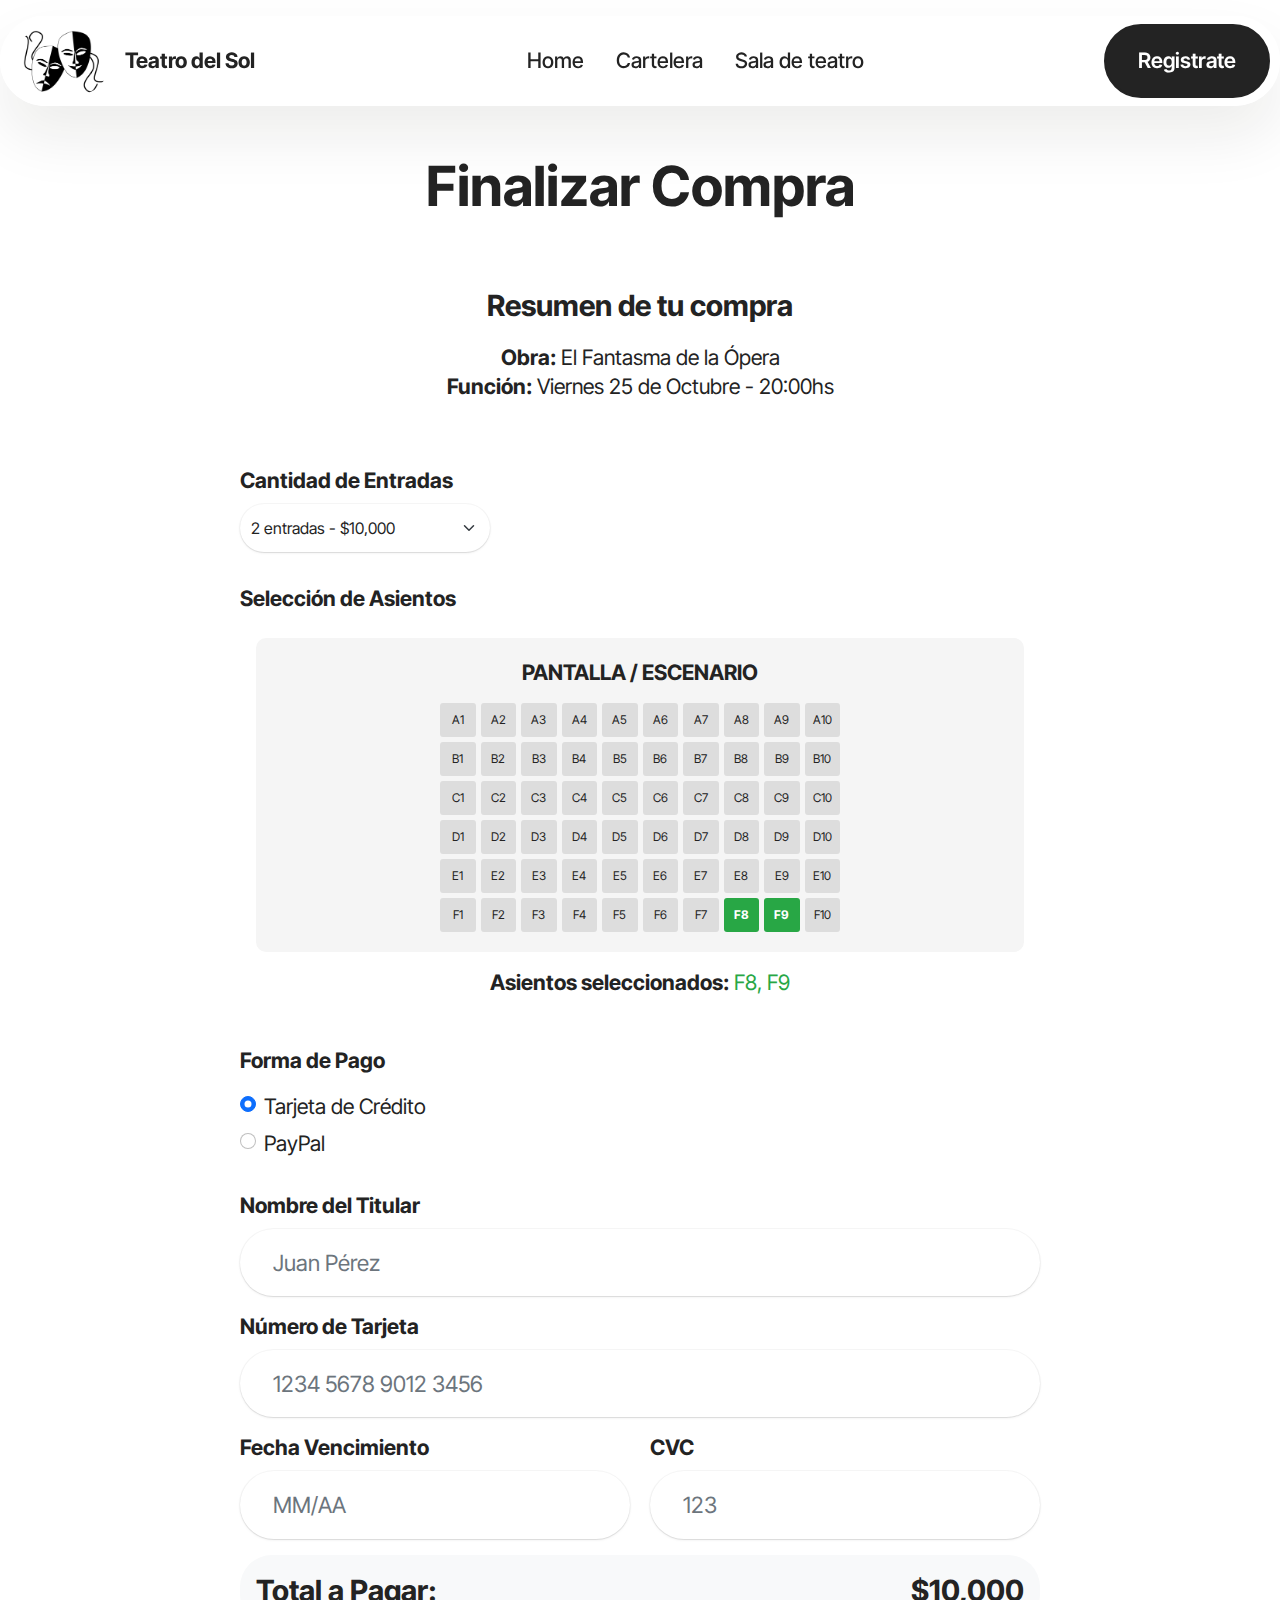
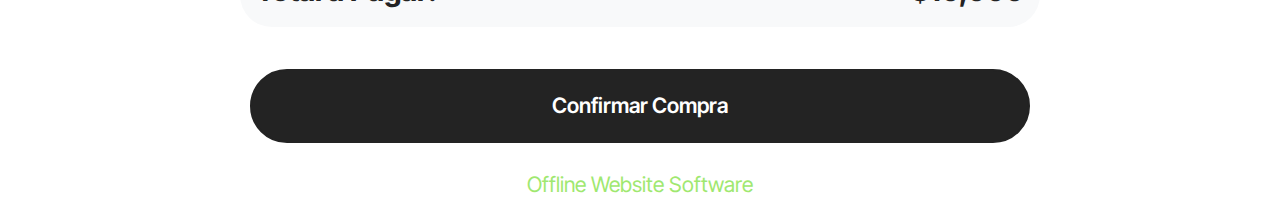
<file: page4.html>
<!DOCTYPE html>
<html  >
<head>
  <!-- Site made with Mobirise Website Builder v6.1.4, https://mobirise.com -->
  <meta charset="UTF-8">
  <meta http-equiv="X-UA-Compatible" content="IE=edge">
  <meta name="generator" content="Mobirise v6.1.4, mobirise.com">
  <meta name="viewport" content="width=device-width, initial-scale=1, minimum-scale=1">
  <link rel="shortcut icon" href="assets/images/mbr-3.png" type="image/x-icon">
  <meta name="description" content="">
  
  
  <title>Compra de Entrada</title>
  <!-- Google tag (gtag.js) -->
<script async src="https://www.googletagmanager.com/gtag/js?id=G-3K3JHPZMTZ"></script>
<script>
  window.dataLayer = window.dataLayer || [];
  function gtag(){dataLayer.push(arguments);}
  gtag('js', new Date());

  gtag('config', 'G-3K3JHPZMTZ');
</script>
  <link rel="stylesheet" href="assets/bootstrap/css/bootstrap.min.css">
  <link rel="stylesheet" href="assets/dropdown/css/style.css">
  <link rel="stylesheet" href="assets/theme/css/style.css">
  <link rel="preload" href="https://fonts.googleapis.com/css?family=Inter+Tight:100,200,300,400,500,600,700,800,900,100i,200i,300i,400i,500i,600i,700i,800i,900i&display=swap" as="style" onload="this.onload=null;this.rel='stylesheet'">
  <noscript><link rel="stylesheet" href="https://fonts.googleapis.com/css?family=Inter+Tight:100,200,300,400,500,600,700,800,900,100i,200i,300i,400i,500i,600i,700i,800i,900i&display=swap"></noscript>
  <link rel="preload" as="style" href="assets/mobirise/css/mbr-additional.css?v=oG2Jdu"><link rel="stylesheet" href="assets/mobirise/css/mbr-additional.css?v=oG2Jdu" type="text/css">

  
  
  
</head>
<body>
  
  <section data-bs-version="5.1" class="menu menu5 cid-v0okwXq5tb" once="menu" id="menu05-c">
	

	<nav class="navbar navbar-dropdown navbar-fixed-top navbar-expand-lg">
		<div class="container">
			<div class="navbar-brand">
				<span class="navbar-logo">
					<a href="index.html">
						<img src="assets/images/mbr-3.png" alt="Mobirise Website Builder" style="height: 4.3rem;">
					</a>
				</span>
				<span class="navbar-caption-wrap"><a class="navbar-caption text-black display-4" href="index.html">Teatro del Sol</a></span>
			</div>
			<button class="navbar-toggler" type="button" data-toggle="collapse" data-bs-toggle="collapse" data-target="#navbarSupportedContent" data-bs-target="#navbarSupportedContent" aria-controls="navbarNavAltMarkup" aria-expanded="false" aria-label="Toggle navigation">
				<div class="hamburger">
					<span></span>
					<span></span>
					<span></span>
					<span></span>
				</div>
			</button>
			<div class="collapse navbar-collapse" id="navbarSupportedContent">
				<ul class="navbar-nav nav-dropdown" data-app-modern-menu="true"><li class="nav-item">
						<a class="nav-link link text-black display-4" href="index.html">Home</a>
					</li>
					<li class="nav-item">
						<a class="nav-link link text-black text-primary display-4" href="page3.html" aria-expanded="false">Cartelera</a>
					</li>
					<li class="nav-item">
						<a class="nav-link link text-black text-primary display-4" href="page1.html">Sala de teatro</a>
					</li></ul>
				<div class="navbar-buttons mbr-section-btn"><a class="btn btn-black display-4" href="page2.html">Registrate</a></div>
			</div>
		</div>
	</nav>
</section>

<section data-bs-version="5.1" class="form5 cid-compra" id="form-compra" style="padding-top: 150px;">
    <div class="container">
        <div class="row justify-content-center">
            <div class="col-12 content-head">
                <div class="mbr-section-head mb-5">
                    <h3 class="mbr-section-title mbr-fonts-style align-center mb-0 display-2">
                        <strong>Finalizar Compra</strong>
                    </h3>
                </div>
            </div>
        </div>

      
        <div class="row justify-content-center" id="compra-form">
            <div class="col-lg-8 mx-auto">
                
                <div class="card mb-4">
                    <div class="card-body text-center">
                        <h4 class="mbr-fonts-style display-5 mb-3">
                            <strong>Resumen de tu compra</strong>
                        </h4>
                        <p class="mbr-text mbr-fonts-style display-7">
                            <strong>Obra:</strong> El Fantasma de la Ópera<br>
                            <strong>Función:</strong> Viernes 25 de Octubre - 20:00hs
                        </p>
                    </div>
                </div>

               
                <form class="mbr-form" action="index.html" method="GET">
                  
                    <div class="form-group mb-4">
                        <label class="form-label mbr-fonts-style display-7"><strong>Cantidad de Entradas</strong></label>
                        <div class="d-flex align-items-center gap-3">
                            <select class="form-control form-select" style="max-width: 250px; font-size: 16px; padding: 10px;">
                                <option value="1">1 entrada - $5,000</option>
                                <option value="2" selected>2 entradas - $10,000</option>
                                <option value="3">3 entradas - $15,000</option>
                                <option value="4">4 entradas - $20,000</option>
                                <option value="5">5 entradas - $25,000</option>
                                <option value="6">6 entradas - $30,000</option>
                                <option value="7">7 entradas - $35,000</option>
                                <option value="8">8 entradas - $40,000</option>
                                <option value="9">9 entradas - $45,000</option>
                                <option value="10">10 entradas - $50,000</option>
                            </select>
                        </div>
                    </div>

                 
                    <div class="form-group mb-4">
                        <label class="form-label mbr-fonts-style display-7"><strong>Selección de Asientos</strong></label>
                        <div class="card">
                            <div class="card-body text-center">
                                <div class="mb-3" style="background-color: #f5f5f5; padding: 20px; border-radius: 10px;">
                                    <p class="mbr-fonts-style display-7 mb-3"><strong>PANTALLA / ESCENARIO</strong></p>
                                    <div style="display: grid; grid-template-columns: repeat(10, 1fr); gap: 5px; max-width: 400px; margin: 0 auto;">
                                     
                                        <div style="background: #ddd; padding: 8px; border-radius: 3px; font-size: 12px;">A1</div>
                                        <div style="background: #ddd; padding: 8px; border-radius: 3px; font-size: 12px;">A2</div>
                                        <div style="background: #ddd; padding: 8px; border-radius: 3px; font-size: 12px;">A3</div>
                                        <div style="background: #ddd; padding: 8px; border-radius: 3px; font-size: 12px;">A4</div>
                                        <div style="background: #ddd; padding: 8px; border-radius: 3px; font-size: 12px;">A5</div>
                                        <div style="background: #ddd; padding: 8px; border-radius: 3px; font-size: 12px;">A6</div>
                                        <div style="background: #ddd; padding: 8px; border-radius: 3px; font-size: 12px;">A7</div>
                                        <div style="background: #ddd; padding: 8px; border-radius: 3px; font-size: 12px;">A8</div>
                                        <div style="background: #ddd; padding: 8px; border-radius: 3px; font-size: 12px;">A9</div>
                                        <div style="background: #ddd; padding: 8px; border-radius: 3px; font-size: 12px;">A10</div>
                             
                                        <div style="background: #ddd; padding: 8px; border-radius: 3px; font-size: 12px;">B1</div>
                                        <div style="background: #ddd; padding: 8px; border-radius: 3px; font-size: 12px;">B2</div>
                                        <div style="background: #ddd; padding: 8px; border-radius: 3px; font-size: 12px;">B3</div>
                                        <div style="background: #ddd; padding: 8px; border-radius: 3px; font-size: 12px;">B4</div>
                                        <div style="background: #ddd; padding: 8px; border-radius: 3px; font-size: 12px;">B5</div>
                                        <div style="background: #ddd; padding: 8px; border-radius: 3px; font-size: 12px;">B6</div>
                                        <div style="background: #ddd; padding: 8px; border-radius: 3px; font-size: 12px;">B7</div>
                                        <div style="background: #ddd; padding: 8px; border-radius: 3px; font-size: 12px;">B8</div>
                                        <div style="background: #ddd; padding: 8px; border-radius: 3px; font-size: 12px;">B9</div>
                                        <div style="background: #ddd; padding: 8px; border-radius: 3px; font-size: 12px;">B10</div>
                            
                                        <div style="background: #ddd; padding: 8px; border-radius: 3px; font-size: 12px;">C1</div>
                                        <div style="background: #ddd; padding: 8px; border-radius: 3px; font-size: 12px;">C2</div>
                                        <div style="background: #ddd; padding: 8px; border-radius: 3px; font-size: 12px;">C3</div>
                                        <div style="background: #ddd; padding: 8px; border-radius: 3px; font-size: 12px;">C4</div>
                                        <div style="background: #ddd; padding: 8px; border-radius: 3px; font-size: 12px;">C5</div>
                                        <div style="background: #ddd; padding: 8px; border-radius: 3px; font-size: 12px;">C6</div>
                                        <div style="background: #ddd; padding: 8px; border-radius: 3px; font-size: 12px;">C7</div>
                                        <div style="background: #ddd; padding: 8px; border-radius: 3px; font-size: 12px;">C8</div>
                                        <div style="background: #ddd; padding: 8px; border-radius: 3px; font-size: 12px;">C9</div>
                                        <div style="background: #ddd; padding: 8px; border-radius: 3px; font-size: 12px;">C10</div>
                             
                                        <div style="background: #ddd; padding: 8px; border-radius: 3px; font-size: 12px;">D1</div>
                                        <div style="background: #ddd; padding: 8px; border-radius: 3px; font-size: 12px;">D2</div>
                                        <div style="background: #ddd; padding: 8px; border-radius: 3px; font-size: 12px;">D3</div>
                                        <div style="background: #ddd; padding: 8px; border-radius: 3px; font-size: 12px;">D4</div>
                                        <div style="background: #ddd; padding: 8px; border-radius: 3px; font-size: 12px;">D5</div>
                                        <div style="background: #ddd; padding: 8px; border-radius: 3px; font-size: 12px;">D6</div>
                                        <div style="background: #ddd; padding: 8px; border-radius: 3px; font-size: 12px;">D7</div>
                                        <div style="background: #ddd; padding: 8px; border-radius: 3px; font-size: 12px;">D8</div>
                                        <div style="background: #ddd; padding: 8px; border-radius: 3px; font-size: 12px;">D9</div>
                                        <div style="background: #ddd; padding: 8px; border-radius: 3px; font-size: 12px;">D10</div>
                                   
                                        <div style="background: #ddd; padding: 8px; border-radius: 3px; font-size: 12px;">E1</div>
                                        <div style="background: #ddd; padding: 8px; border-radius: 3px; font-size: 12px;">E2</div>
                                        <div style="background: #ddd; padding: 8px; border-radius: 3px; font-size: 12px;">E3</div>
                                        <div style="background: #ddd; padding: 8px; border-radius: 3px; font-size: 12px;">E4</div>
                                        <div style="background: #ddd; padding: 8px; border-radius: 3px; font-size: 12px;">E5</div>
                                        <div style="background: #ddd; padding: 8px; border-radius: 3px; font-size: 12px;">E6</div>
                                        <div style="background: #ddd; padding: 8px; border-radius: 3px; font-size: 12px;">E7</div>
                                        <div style="background: #ddd; padding: 8px; border-radius: 3px; font-size: 12px;">E8</div>
                                        <div style="background: #ddd; padding: 8px; border-radius: 3px; font-size: 12px;">E9</div>
                                        <div style="background: #ddd; padding: 8px; border-radius: 3px; font-size: 12px;">E10</div>
                        
                                        <div style="background: #ddd; padding: 8px; border-radius: 3px; font-size: 12px;">F1</div>
                                        <div style="background: #ddd; padding: 8px; border-radius: 3px; font-size: 12px;">F2</div>
                                        <div style="background: #ddd; padding: 8px; border-radius: 3px; font-size: 12px;">F3</div>
                                        <div style="background: #ddd; padding: 8px; border-radius: 3px; font-size: 12px;">F4</div>
                                        <div style="background: #ddd; padding: 8px; border-radius: 3px; font-size: 12px;">F5</div>
                                        <div style="background: #ddd; padding: 8px; border-radius: 3px; font-size: 12px;">F6</div>
                                        <div style="background: #ddd; padding: 8px; border-radius: 3px; font-size: 12px;">F7</div>
                                        <div style="background: #28a745; color: white; padding: 8px; border-radius: 3px; font-size: 12px; font-weight: bold;">F8</div>
                                        <div style="background: #28a745; color: white; padding: 8px; border-radius: 3px; font-size: 12px; font-weight: bold;">F9</div>
                                        <div style="background: #ddd; padding: 8px; border-radius: 3px; font-size: 12px;">F10</div>
                                    </div>
                                </div>
                                <p class="mbr-text mbr-fonts-style display-7 mb-0">
                                    <strong>Asientos seleccionados:</strong> <span style="color: #28a745;">F8, F9</span>
                                </p>
                            </div>
                        </div>
                    </div>

               
                    <div class="form-group mb-4">
                        <label class="form-label mbr-fonts-style display-7 mb-3"><strong>Forma de Pago</strong></label>
                        <div class="form-check mb-2">
                            <input class="form-check-input" type="radio" name="metodoPago" id="tarjeta" value="tarjeta" checked>
                            <label class="form-check-label mbr-fonts-style display-7" for="tarjeta">
                                Tarjeta de Crédito
                            </label>
                        </div>
                        <div class="form-check">
                            <input class="form-check-input" type="radio" name="metodoPago" id="paypal" value="paypal">
                            <label class="form-check-label mbr-fonts-style display-7" for="paypal">
                                PayPal
                            </label>
                        </div>
                    </div>

          
                    <div class="form-group mb-3">
                        <label class="form-label mbr-fonts-style display-7"><strong>Nombre del Titular</strong></label>
                        <input type="text" class="form-control" placeholder="Juan Pérez" required>
                    </div>

                    <div class="form-group mb-3">
                        <label class="form-label mbr-fonts-style display-7"><strong>Número de Tarjeta</strong></label>
                        <input type="text" class="form-control" placeholder="1234 5678 9012 3456" maxlength="19" required>
                    </div>

                    <div class="row">
                        <div class="col-md-6 form-group mb-3">
                            <label class="form-label mbr-fonts-style display-7"><strong>Fecha Vencimiento</strong></label>
                            <input type="text" class="form-control" placeholder="MM/AA" maxlength="5" required>
                        </div>
                        <div class="col-md-6 form-group mb-3">
                            <label class="form-label mbr-fonts-style display-7"><strong>CVC</strong></label>
                            <input type="text" class="form-control" placeholder="123" maxlength="3" required>
                        </div>
                    </div>

            
                    <div class="card mb-4 bg-light">
                        <div class="card-body">
                            <div class="d-flex justify-content-between align-items-center">
                                <h5 class="mbr-fonts-style display-5 mb-0"><strong>Total a Pagar:</strong></h5>
                                <h5 class="mbr-fonts-style display-5 mb-0" id="total"><strong>$10,000</strong></h5>
                            </div>
                        </div>
                    </div>

              
                    <div class="col-12 mbr-section-btn text-center">
                        <button type="submit" class="btn btn-black display-7" style="width: 100%;">Confirmar Compra</button>
                    </div>
                </form>
            </div>
        </div>
    </div>
</section>

<section class="display-7" style="padding: 0;align-items: center;justify-content: center;flex-wrap: wrap;    align-content: center;display: flex;position: relative;height: 4rem;"><a href="https://mobiri.se/4272511" style="flex: 1 1;height: 4rem;position: absolute;width: 100%;z-index: 1;"><img alt="" style="height: 4rem;" src="[data-uri]"></a><p style="margin: 0;text-align: center;" class="display-7">&#8204;</p><a style="z-index:1" href="https://mobirise.com/offline-website-builder.html">Offline Website Software</a></section><script src="assets/bootstrap/js/bootstrap.bundle.min.js"></script>  <script src="assets/smoothscroll/smooth-scroll.js"></script>  <script src="assets/ytplayer/index.js"></script>  <script src="assets/dropdown/js/navbar-dropdown.js"></script>  <script src="assets/theme/js/script.js"></script>  
  
  
</body>
</html>
</file>
<file: assets/web/assets/mobirise-icons2/mobirise2.css>
@font-face {
  font-family: 'Moririse2';
  font-display: swap;
  src:  url('mobirise2.eot?f2bix4');
  src:  url('mobirise2.eot?f2bix4#iefix') format('embedded-opentype'),
    url('mobirise2.ttf?f2bix4') format('truetype'),
    url('mobirise2.woff?f2bix4') format('woff'),
    url('mobirise2.svg?f2bix4#mobirise2') format('svg');
  font-weight: normal;
  font-style: normal;
}

[class^="mobi-"], [class*=" mobi-"] {
  /* use !important to prevent issues with browser extensions that change fonts */
  font-family: 'Moririse2' !important;
  speak: none;
  font-style: normal;
  font-weight: normal;
  font-variant: normal;
  text-transform: none;
  line-height: 1;

  /* Better Font Rendering =========== */
  -webkit-font-smoothing: antialiased;
  -moz-osx-font-smoothing: grayscale;
}

.mobi-mbri-add-submenu:before {
  content: "\e900";
}
.mobi-mbri-alert:before {
  content: "\e901";
}
.mobi-mbri-align-center:before {
  content: "\e902";
}
.mobi-mbri-align-justify:before {
  content: "\e903";
}
.mobi-mbri-align-left:before {
  content: "\e904";
}
.mobi-mbri-align-right:before {
  content: "\e905";
}
.mobi-mbri-android:before {
  content: "\e906";
}
.mobi-mbri-apple:before {
  content: "\e907";
}
.mobi-mbri-arrow-down:before {
  content: "\e908";
}
.mobi-mbri-arrow-next:before {
  content: "\e909";
}
.mobi-mbri-arrow-prev:before {
  content: "\e90a";
}
.mobi-mbri-arrow-up:before {
  content: "\e90b";
}
.mobi-mbri-bold:before {
  content: "\e90c";
}
.mobi-mbri-bookmark:before {
  content: "\e90d";
}
.mobi-mbri-bootstrap:before {
  content: "\e90e";
}
.mobi-mbri-briefcase:before {
  content: "\e90f";
}
.mobi-mbri-browse:before {
  content: "\e910";
}
.mobi-mbri-bulleted-list:before {
  content: "\e911";
}
.mobi-mbri-calendar:before {
  content: "\e912";
}
.mobi-mbri-camera:before {
  content: "\e913";
}
.mobi-mbri-cart-add:before {
  content: "\e914";
}
.mobi-mbri-cart-full:before {
  content: "\e915";
}
.mobi-mbri-cash:before {
  content: "\e916";
}
.mobi-mbri-change-style:before {
  content: "\e917";
}
.mobi-mbri-chat:before {
  content: "\e918";
}
.mobi-mbri-clock:before {
  content: "\e919";
}
.mobi-mbri-close:before {
  content: "\e91a";
}
.mobi-mbri-cloud:before {
  content: "\e91b";
}
.mobi-mbri-code:before {
  content: "\e91c";
}
.mobi-mbri-contact-form:before {
  content: "\e91d";
}
.mobi-mbri-credit-card:before {
  content: "\e91e";
}
.mobi-mbri-cursor-click:before {
  content: "\e91f";
}
.mobi-mbri-cust-feedback:before {
  content: "\e920";
}
.mobi-mbri-database:before {
  content: "\e921";
}
.mobi-mbri-delivery:before {
  content: "\e922";
}
.mobi-mbri-desktop:before {
  content: "\e923";
}
.mobi-mbri-devices:before {
  content: "\e924";
}
.mobi-mbri-down:before {
  content: "\e925";
}
.mobi-mbri-download-2:before {
  content: "\e926";
}
.mobi-mbri-download:before {
  content: "\e927";
}
.mobi-mbri-drag-n-drop-2:before {
  content: "\e928";
}
.mobi-mbri-drag-n-drop:before {
  content: "\e929";
}
.mobi-mbri-edit-2:before {
  content: "\e92a";
}
.mobi-mbri-edit:before {
  content: "\e92b";
}
.mobi-mbri-error:before {
  content: "\e92c";
}
.mobi-mbri-extension:before {
  content: "\e92d";
}
.mobi-mbri-features:before {
  content: "\e92e";
}
.mobi-mbri-file:before {
  content: "\e92f";
}
.mobi-mbri-flag:before {
  content: "\e930";
}
.mobi-mbri-folder:before {
  content: "\e931";
}
.mobi-mbri-gift:before {
  content: "\e932";
}
.mobi-mbri-github:before {
  content: "\e933";
}
.mobi-mbri-globe-2:before {
  content: "\e934";
}
.mobi-mbri-globe:before {
  content: "\e935";
}
.mobi-mbri-growing-chart:before {
  content: "\e936";
}
.mobi-mbri-hearth:before {
  content: "\e937";
}
.mobi-mbri-help:before {
  content: "\e938";
}
.mobi-mbri-home:before {
  content: "\e939";
}
.mobi-mbri-hot-cup:before {
  content: "\e93a";
}
.mobi-mbri-idea:before {
  content: "\e93b";
}
.mobi-mbri-image-gallery:before {
  content: "\e93c";
}
.mobi-mbri-image-slider:before {
  content: "\e93d";
}
.mobi-mbri-info:before {
  content: "\e93e";
}
.mobi-mbri-italic:before {
  content: "\e93f";
}
.mobi-mbri-key:before {
  content: "\e940";
}
.mobi-mbri-laptop:before {
  content: "\e941";
}
.mobi-mbri-layers:before {
  content: "\e942";
}
.mobi-mbri-left-right:before {
  content: "\e943";
}
.mobi-mbri-left:before {
  content: "\e944";
}
.mobi-mbri-letter:before {
  content: "\e945";
}
.mobi-mbri-like:before {
  content: "\e946";
}
.mobi-mbri-link:before {
  content: "\e947";
}
.mobi-mbri-lock:before {
  content: "\e948";
}
.mobi-mbri-login:before {
  content: "\e949";
}
.mobi-mbri-logout:before {
  content: "\e94a";
}
.mobi-mbri-magic-stick:before {
  content: "\e94b";
}
.mobi-mbri-map-pin:before {
  content: "\e94c";
}
.mobi-mbri-menu:before {
  content: "\e94d";
}
.mobi-mbri-mobile-2:before {
  content: "\e94e";
}
.mobi-mbri-mobile-horizontal:before {
  content: "\e94f";
}
.mobi-mbri-mobile:before {
  content: "\e950";
}
.mobi-mbri-mobirise:before {
  content: "\e951";
}
.mobi-mbri-more-horizontal:before {
  content: "\e952";
}
.mobi-mbri-more-vertical:before {
  content: "\e953";
}
.mobi-mbri-music:before {
  content: "\e954";
}
.mobi-mbri-new-file:before {
  content: "\e955";
}
.mobi-mbri-numbered-list:before {
  content: "\e956";
}
.mobi-mbri-opened-folder:before {
  content: "\e957";
}
.mobi-mbri-pages:before {
  content: "\e958";
}
.mobi-mbri-paper-plane:before {
  content: "\e959";
}
.mobi-mbri-paperclip:before {
  content: "\e95a";
}
.mobi-mbri-phone:before {
  content: "\e95b";
}
.mobi-mbri-photo:before {
  content: "\e95c";
}
.mobi-mbri-photos:before {
  content: "\e95d";
}
.mobi-mbri-pin:before {
  content: "\e95e";
}
.mobi-mbri-play:before {
  content: "\e95f";
}
.mobi-mbri-plus:before {
  content: "\e960";
}
.mobi-mbri-preview:before {
  content: "\e961";
}
.mobi-mbri-print:before {
  content: "\e962";
}
.mobi-mbri-protect:before {
  content: "\e963";
}
.mobi-mbri-question:before {
  content: "\e964";
}
.mobi-mbri-quote-left:before {
  content: "\e965";
}
.mobi-mbri-quote-right:before {
  content: "\e966";
}
.mobi-mbri-redo:before {
  content: "\e967";
}
.mobi-mbri-refresh:before {
  content: "\e968";
}
.mobi-mbri-responsive-2:before {
  content: "\e969";
}
.mobi-mbri-responsive:before {
  content: "\e96a";
}
.mobi-mbri-right:before {
  content: "\e96b";
}
.mobi-mbri-rocket:before {
  content: "\e96c";
}
.mobi-mbri-sad-face:before {
  content: "\e96d";
}
.mobi-mbri-sale:before {
  content: "\e96e";
}
.mobi-mbri-save:before {
  content: "\e96f";
}
.mobi-mbri-search:before {
  content: "\e970";
}
.mobi-mbri-setting-2:before {
  content: "\e971";
}
.mobi-mbri-setting-3:before {
  content: "\e972";
}
.mobi-mbri-setting:before {
  content: "\e973";
}
.mobi-mbri-share:before {
  content: "\e974";
}
.mobi-mbri-shopping-bag:before {
  content: "\e975";
}
.mobi-mbri-shopping-basket:before {
  content: "\e976";
}
.mobi-mbri-shopping-cart:before {
  content: "\e977";
}
.mobi-mbri-sites:before {
  content: "\e978";
}
.mobi-mbri-smile-face:before {
  content: "\e979";
}
.mobi-mbri-speed:before {
  content: "\e97a";
}
.mobi-mbri-star:before {
  content: "\e97b";
}
.mobi-mbri-success:before {
  content: "\e97c";
}
.mobi-mbri-sun:before {
  content: "\e97d";
}
.mobi-mbri-sun2:before {
  content: "\e97e";
}
.mobi-mbri-tablet-vertical:before {
  content: "\e97f";
}
.mobi-mbri-tablet:before {
  content: "\e980";
}
.mobi-mbri-target:before {
  content: "\e981";
}
.mobi-mbri-timer:before {
  content: "\e982";
}
.mobi-mbri-to-ftp:before {
  content: "\e983";
}
.mobi-mbri-to-local-drive:before {
  content: "\e984";
}
.mobi-mbri-touch-swipe:before {
  content: "\e985";
}
.mobi-mbri-touch:before {
  content: "\e986";
}
.mobi-mbri-trash:before {
  content: "\e987";
}
.mobi-mbri-underline:before {
  content: "\e988";
}
.mobi-mbri-undo:before {
  content: "\e989";
}
.mobi-mbri-unlink:before {
  content: "\e98a";
}
.mobi-mbri-unlock:before {
  content: "\e98b";
}
.mobi-mbri-up-down:before {
  content: "\e98c";
}
.mobi-mbri-up:before {
  content: "\e98d";
}
.mobi-mbri-update:before {
  content: "\e98e";
}
.mobi-mbri-upload-2:before {
  content: "\e98f";
}
.mobi-mbri-upload:before {
  content: "\e990";
}
.mobi-mbri-user-2:before {
  content: "\e991";
}
.mobi-mbri-user:before {
  content: "\e992";
}
.mobi-mbri-users:before {
  content: "\e993";
}
.mobi-mbri-video-play:before {
  content: "\e994";
}
.mobi-mbri-video:before {
  content: "\e995";
}
.mobi-mbri-watch:before {
  content: "\e996";
}
.mobi-mbri-website-theme-2:before {
  content: "\e997";
}
.mobi-mbri-website-theme:before {
  content: "\e998";
}
.mobi-mbri-wifi:before {
  content: "\e999";
}
.mobi-mbri-windows:before {
  content: "\e99a";
}
.mobi-mbri-zoom-in:before {
  content: "\e99b";
}
.mobi-mbri-zoom-out:before {
  content: "\e99c";
}
</file>
<file: assets/dropdown/css/style.css>
.navbar-dropdown {
  left: 0;
  padding: 0;
  position: absolute;
  right: 0;
  top: 0;
  transition: all 0.45s ease;
  z-index: 1030;
  background: #282828; }
  .navbar-dropdown .navbar-logo {
    margin-right: 0.8rem;
    transition: margin 0.3s ease-in-out;
    vertical-align: middle; }
    .navbar-dropdown .navbar-logo img {
      height: 3.125rem;
      transition: all 0.3s ease-in-out; }
    .navbar-dropdown .navbar-logo.mbr-iconfont {
      font-size: 3.125rem;
      line-height: 3.125rem; }
  .navbar-dropdown .navbar-caption {
    font-weight: 700;
    white-space: normal;
    vertical-align: -4px;
    line-height: 3.125rem !important; }
    .navbar-dropdown .navbar-caption, .navbar-dropdown .navbar-caption:hover {
      color: inherit;
      text-decoration: none; }
  .navbar-dropdown .mbr-iconfont + .navbar-caption {
    vertical-align: -1px; }
  .navbar-dropdown.navbar-fixed-top {
    position: fixed; }
  .navbar-dropdown .navbar-brand span {
    vertical-align: -4px; }
  .navbar-dropdown.bg-color.transparent {
    background: none; }
  .navbar-dropdown.navbar-short .navbar-brand {
    padding: 0.625rem 0; }
    .navbar-dropdown.navbar-short .navbar-brand span {
      vertical-align: -1px; }
  .navbar-dropdown.navbar-short .navbar-caption {
    line-height: 2.375rem !important;
    vertical-align: -2px; }
  .navbar-dropdown.navbar-short .navbar-logo {
    margin-right: 0.5rem; }
    .navbar-dropdown.navbar-short .navbar-logo img {
      height: 2.375rem; }
    .navbar-dropdown.navbar-short .navbar-logo.mbr-iconfont {
      font-size: 2.375rem;
      line-height: 2.375rem; }
  .navbar-dropdown.navbar-short .mbr-table-cell {
    height: 3.625rem; }
  .navbar-dropdown .navbar-close {
    left: 0.6875rem;
    position: fixed;
    top: 0.75rem;
    z-index: 1000; }
  .navbar-dropdown .hamburger-icon {
    content: "";
    display: inline-block;
    vertical-align: middle;
    width: 16px;
    -webkit-box-shadow: 0 -6px 0 1px #282828,0 0 0 1px #282828,0 6px 0 1px #282828;
    -moz-box-shadow: 0 -6px 0 1px #282828,0 0 0 1px #282828,0 6px 0 1px #282828;
    box-shadow: 0 -6px 0 1px #282828,0 0 0 1px #282828,0 6px 0 1px #282828; }

.dropdown-menu .dropdown-toggle[data-toggle="dropdown-submenu"]::after {
  border-bottom: 0.35em solid transparent;
  border-left: 0.35em solid;
  border-right: 0;
  border-top: 0.35em solid transparent;
  margin-left: 0.3rem; }

.dropdown-menu .dropdown-item:focus {
  outline: 0; }

.nav-dropdown {
  font-size: 0.75rem;
  font-weight: 500;
  height: auto !important; }
  .nav-dropdown .nav-btn {
    padding-left: 1rem; }
  .nav-dropdown .link {
    margin: .667em 1.667em;
    font-weight: 500;
    padding: 0;
    transition: color .2s ease-in-out; }
    .nav-dropdown .link.dropdown-toggle {
      margin-right: 2.583em; }
      .nav-dropdown .link.dropdown-toggle::after {
        margin-left: .25rem;
        border-top: 0.35em solid;
        border-right: 0.35em solid transparent;
        border-left: 0.35em solid transparent;
        border-bottom: 0; }
      .nav-dropdown .link.dropdown-toggle[aria-expanded="true"] {
        margin: 0;
        padding: 0.667em 3.263em  0.667em 1.667em; }
  .nav-dropdown .link::after,
  .nav-dropdown .dropdown-item::after {
    color: inherit; }
  .nav-dropdown .btn {
    font-size: 0.75rem;
    font-weight: 700;
    letter-spacing: 0;
    margin-bottom: 0;
    padding-left: 1.25rem;
    padding-right: 1.25rem; }
  .nav-dropdown .dropdown-menu {
    border-radius: 0;
    border: 0;
    left: 0;
    margin: 0;
    padding-bottom: 1.25rem;
    padding-top: 1.25rem;
    position: relative; }
  .nav-dropdown .dropdown-submenu {
    margin-left: 0.125rem;
    top: 0; }
  .nav-dropdown .dropdown-item {
    font-weight: 500;
    line-height: 2;
    padding: 0.3846em 4.615em 0.3846em 1.5385em;
    position: relative;
    transition: color .2s ease-in-out, background-color .2s ease-in-out; }
    .nav-dropdown .dropdown-item::after {
      margin-top: -0.3077em;
      position: absolute;
      right: 1.1538em;
      top: 50%; }
    .nav-dropdown .dropdown-item:focus, .nav-dropdown .dropdown-item:hover {
      background: none; }

@media (max-width: 767px) {
  .nav-dropdown.navbar-toggleable-sm {
    bottom: 0;
    display: none;
    left: 0;
    overflow-x: hidden;
    position: fixed;
    top: 0;
    transform: translateX(-100%);
    -ms-transform: translateX(-100%);
    -webkit-transform: translateX(-100%);
    width: 18.75rem;
    z-index: 999; } }
.nav-dropdown.navbar-toggleable-xl {
  bottom: 0;
  display: none;
  left: 0;
  overflow-x: hidden;
  position: fixed;
  top: 0;
  transform: translateX(-100%);
  -ms-transform: translateX(-100%);
  -webkit-transform: translateX(-100%);
  width: 18.75rem;
  z-index: 999; }

.nav-dropdown-sm {
  display: block !important;
  overflow-x: hidden;
  overflow: auto;
  padding-top: 3.875rem; }
  .nav-dropdown-sm::after {
    content: "";
    display: block;
    height: 3rem;
    width: 100%; }
  .nav-dropdown-sm.collapse.in ~ .navbar-close {
    display: block !important; }
  .nav-dropdown-sm.collapsing, .nav-dropdown-sm.collapse.in {
    transform: translateX(0);
    -ms-transform: translateX(0);
    -webkit-transform: translateX(0);
    transition: all 0.25s ease-out;
    -webkit-transition: all 0.25s ease-out;
    background: #282828; }
  .nav-dropdown-sm.collapsing[aria-expanded="false"] {
    transform: translateX(-100%);
    -ms-transform: translateX(-100%);
    -webkit-transform: translateX(-100%); }
  .nav-dropdown-sm .nav-item {
    display: block;
    margin-left: 0 !important;
    padding-left: 0; }
  .nav-dropdown-sm .link,
  .nav-dropdown-sm .dropdown-item {
    border-top: 1px dotted rgba(255, 255, 255, 0.1);
    font-size: 0.8125rem;
    line-height: 1.6;
    margin: 0 !important;
    padding: 0.875rem 2.4rem 0.875rem 1.5625rem !important;
    position: relative;
    white-space: normal; }
    .nav-dropdown-sm .link:focus, .nav-dropdown-sm .link:hover,
    .nav-dropdown-sm .dropdown-item:focus,
    .nav-dropdown-sm .dropdown-item:hover {
      background: rgba(0, 0, 0, 0.2) !important;
      color: #c0a375; }
  .nav-dropdown-sm .nav-btn {
    position: relative;
    padding: 1.5625rem 1.5625rem 0 1.5625rem; }
    .nav-dropdown-sm .nav-btn::before {
      border-top: 1px dotted rgba(255, 255, 255, 0.1);
      content: "";
      left: 0;
      position: absolute;
      top: 0;
      width: 100%; }
    .nav-dropdown-sm .nav-btn + .nav-btn {
      padding-top: 0.625rem; }
      .nav-dropdown-sm .nav-btn + .nav-btn::before {
        display: none; }
  .nav-dropdown-sm .btn {
    padding: 0.625rem 0; }
  .nav-dropdown-sm .dropdown-toggle[data-toggle="dropdown-submenu"]::after {
    margin-left: .25rem;
    border-top: 0.35em solid;
    border-right: 0.35em solid transparent;
    border-left: 0.35em solid transparent;
    border-bottom: 0; }
  .nav-dropdown-sm .dropdown-toggle[data-toggle="dropdown-submenu"][aria-expanded="true"]::after {
    border-top: 0;
    border-right: 0.35em solid transparent;
    border-left: 0.35em solid transparent;
    border-bottom: 0.35em solid; }
  .nav-dropdown-sm .dropdown-menu {
    margin: 0;
    padding: 0;
    position: relative;
    top: 0;
    left: 0;
    width: 100%;
    border: 0;
    float: none;
    border-radius: 0;
    background: none; }
  .nav-dropdown-sm .dropdown-submenu {
    left: 100%;
    margin-left: 0.125rem;
    margin-top: -1.25rem;
    top: 0; }

.navbar-toggleable-sm .nav-dropdown .dropdown-menu {
  position: absolute; }

.navbar-toggleable-sm .nav-dropdown .dropdown-submenu {
  left: 100%;
  margin-left: 0.125rem;
  margin-top: -1.25rem;
  top: 0; }

.navbar-toggleable-sm.opened .nav-dropdown .dropdown-menu {
  position: relative; }

.navbar-toggleable-sm.opened .nav-dropdown .dropdown-submenu {
  left: 0;
  margin-left: 00rem;
  margin-top: 0rem;
  top: 0; }

.is-builder .nav-dropdown.collapsing {
  transition: none !important; }
</file>
<file: assets/theme/css/style.css>
@charset "UTF-8";
section {
  background-color: #ffffff;
}

body {
  font-style: normal;
  line-height: 1.5;
  font-weight: 400;
  color: #232323;
  position: relative;
}

button {
  background-color: transparent;
  border-color: transparent;
}

.embla__button,
.carousel-control {
  background-color: #edefea !important;
  opacity: 0.8 !important;
  color: #464845 !important;
  border-color: #edefea !important;
}

.carousel .close,
.modalWindow .close {
  background-color: #edefea !important;
  color: #464845 !important;
  border-color: #edefea !important;
  opacity: 0.8 !important;
}

.carousel .close:hover,
.modalWindow .close:hover {
  opacity: 1 !important;
}

.carousel-indicators li {
  background-color: #edefea !important;
  border: 2px solid #464845 !important;
}

.carousel-indicators li:hover,
.carousel-indicators li:active {
  opacity: 0.8 !important;
}

.embla__button:hover,
.carousel-control:hover {
  background-color: #edefea !important;
  opacity: 1 !important;
}

.modalWindow-video-container {
  height: 80%;
}

section,
.container,
.container-fluid {
  position: relative;
  word-wrap: break-word;
}

a.mbr-iconfont:hover {
  text-decoration: none;
}

.article .lead p,
.article .lead ul,
.article .lead ol,
.article .lead pre,
.article .lead blockquote {
  margin-bottom: 0;
}

a {
  font-style: normal;
  font-weight: 400;
  cursor: pointer;
}
a, a:hover {
  text-decoration: none;
}

.mbr-section-title {
  font-style: normal;
  line-height: 1.3;
}

.mbr-section-subtitle {
  line-height: 1.3;
}

.mbr-text {
  font-style: normal;
  line-height: 1.7;
}

h1,
h2,
h3,
h4,
h5,
h6,
.display-1,
.display-2,
.display-4,
.display-5,
.display-7,
span,
p,
a {
  line-height: 1;
  word-break: break-word;
  word-wrap: break-word;
  font-weight: 400;
}

b,
strong {
  font-weight: bold;
}

input:-webkit-autofill, input:-webkit-autofill:hover, input:-webkit-autofill:focus, input:-webkit-autofill:active {
  transition-delay: 9999s;
  -webkit-transition-property: background-color, color;
  transition-property: background-color, color;
}

textarea[type=hidden] {
  display: none;
}

section {
  background-position: 50% 50%;
  background-repeat: no-repeat;
  background-size: cover;
}
section .mbr-background-video,
section .mbr-background-video-preview {
  position: absolute;
  bottom: 0;
  left: 0;
  right: 0;
  top: 0;
}

.hidden {
  visibility: hidden;
}

.mbr-z-index20 {
  z-index: 20;
}

/*! Base colors */
.mbr-white {
  color: #ffffff;
}

.mbr-black {
  color: #111111;
}

.mbr-bg-white {
  background-color: #ffffff;
}

.mbr-bg-black {
  background-color: #000000;
}

/*! Text-aligns */
.align-left {
  text-align: left;
}

.align-center {
  text-align: center;
}

.align-right {
  text-align: right;
}

/*! Font-weight  */
.mbr-light {
  font-weight: 300;
}

.mbr-regular {
  font-weight: 400;
}

.mbr-semibold {
  font-weight: 500;
}

.mbr-bold {
  font-weight: 700;
}

/*! Media  */
.media-content {
  flex-basis: 100%;
}

.media-container-row {
  display: flex;
  flex-direction: row;
  flex-wrap: wrap;
  justify-content: center;
  align-content: center;
  align-items: start;
}
.media-container-row .media-size-item {
  width: 400px;
}

.media-container-column {
  display: flex;
  flex-direction: column;
  flex-wrap: wrap;
  justify-content: center;
  align-content: center;
  align-items: stretch;
}
.media-container-column > * {
  width: 100%;
}

@media (min-width: 992px) {
  .media-container-row {
    flex-wrap: nowrap;
  }
}
figure {
  margin-bottom: 0;
  overflow: hidden;
}

figure[mbr-media-size] {
  transition: width 0.1s;
}

img,
iframe {
  display: block;
  width: 100%;
}

.card {
  background-color: transparent;
  border: none;
}

.card-box {
  width: 100%;
}

.card-img {
  text-align: center;
  flex-shrink: 0;
  -webkit-flex-shrink: 0;
}

.media {
  max-width: 100%;
  margin: 0 auto;
}

.mbr-figure {
  align-self: center;
}

.media-container > div {
  max-width: 100%;
}

.mbr-figure img,
.card-img img {
  width: 100%;
}

@media (max-width: 991px) {
  .media-size-item {
    width: auto !important;
  }
  .media {
    width: auto;
  }
  .mbr-figure {
    width: 100% !important;
  }
}
/*! Buttons */
.mbr-section-btn {
  margin-left: -0.6rem;
  margin-right: -0.6rem;
  font-size: 0;
}

.btn {
  font-weight: 600;
  border-width: 1px;
  font-style: normal;
  margin: 0.6rem 0.6rem;
  white-space: normal;
  transition: all 0.2s ease-in-out;
  display: inline-flex;
  align-items: center;
  justify-content: center;
  word-break: break-word;
}

.btn-sm {
  font-weight: 600;
  letter-spacing: 0px;
  transition: all 0.3s ease-in-out;
}

.btn-md {
  font-weight: 600;
  letter-spacing: 0px;
  transition: all 0.3s ease-in-out;
}

.btn-lg {
  font-weight: 600;
  letter-spacing: 0px;
  transition: all 0.3s ease-in-out;
}

.btn-form {
  margin: 0;
}
.btn-form:hover {
  cursor: pointer;
}

nav .mbr-section-btn {
  margin-left: 0rem;
  margin-right: 0rem;
}

/*! Btn icon margin */
.btn .mbr-iconfont,
.btn.btn-sm .mbr-iconfont {
  order: 1;
  cursor: pointer;
  margin-left: 0.5rem;
  vertical-align: sub;
}

.btn.btn-md .mbr-iconfont,
.btn.btn-md .mbr-iconfont {
  margin-left: 0.8rem;
}

.mbr-regular {
  font-weight: 400;
}

.mbr-semibold {
  font-weight: 500;
}

.mbr-bold {
  font-weight: 700;
}

[type=submit] {
  -webkit-appearance: none;
}

/*! Full-screen */
.mbr-fullscreen .mbr-overlay {
  min-height: 100vh;
}

.mbr-fullscreen {
  display: flex;
  display: -moz-flex;
  display: -ms-flex;
  display: -o-flex;
  align-items: center;
  min-height: 100vh;
  padding-top: 3rem;
  padding-bottom: 3rem;
}

/*! Map */
.map {
  height: 25rem;
  position: relative;
}
.map iframe {
  width: 100%;
  height: 100%;
}

/*! Scroll to top arrow */
.mbr-arrow-up {
  bottom: 25px;
  right: 90px;
  position: fixed;
  text-align: right;
  z-index: 5000;
  color: #ffffff;
  font-size: 22px;
}

.mbr-arrow-up a {
  background: rgba(0, 0, 0, 0.2);
  border-radius: 50%;
  color: #fff;
  display: inline-block;
  height: 60px;
  width: 60px;
  border: 2px solid #fff;
  outline-style: none !important;
  position: relative;
  text-decoration: none;
  transition: all 0.3s ease-in-out;
  cursor: pointer;
  text-align: center;
}
.mbr-arrow-up a:hover {
  background-color: rgba(0, 0, 0, 0.4);
}
.mbr-arrow-up a i {
  line-height: 60px;
}

.mbr-arrow-up-icon {
  display: block;
  color: #fff;
}

.mbr-arrow-up-icon::before {
  content: "›";
  display: inline-block;
  font-family: serif;
  font-size: 22px;
  line-height: 1;
  font-style: normal;
  position: relative;
  top: 6px;
  left: -4px;
  transform: rotate(-90deg);
}

/*! Arrow Down */
.mbr-arrow {
  position: absolute;
  bottom: 45px;
  left: 50%;
  width: 60px;
  height: 60px;
  cursor: pointer;
  background-color: rgba(80, 80, 80, 0.5);
  border-radius: 50%;
  transform: translateX(-50%);
}
@media (max-width: 767px) {
  .mbr-arrow {
    display: none;
  }
}
.mbr-arrow > a {
  display: inline-block;
  text-decoration: none;
  outline-style: none;
  animation: arrowdown 1.7s ease-in-out infinite;
  color: #ffffff;
}
.mbr-arrow > a > i {
  position: absolute;
  top: -2px;
  left: 15px;
  font-size: 2rem;
}

#scrollToTop a i::before {
  content: "";
  position: absolute;
  display: block;
  border-bottom: 2.5px solid #fff;
  border-left: 2.5px solid #fff;
  width: 27.8%;
  height: 27.8%;
  left: 50%;
  top: 51%;
  transform: translateY(-30%) translateX(-50%) rotate(135deg);
}

@keyframes arrowdown {
  0% {
    transform: translateY(0px);
  }
  50% {
    transform: translateY(-5px);
  }
  100% {
    transform: translateY(0px);
  }
}
@media (max-width: 500px) {
  .mbr-arrow-up {
    left: 0;
    right: 0;
    text-align: center;
  }
}
/*Gradients animation*/
@keyframes gradient-animation {
  from {
    background-position: 0% 100%;
    animation-timing-function: ease-in-out;
  }
  to {
    background-position: 100% 0%;
    animation-timing-function: ease-in-out;
  }
}
.bg-gradient {
  background-size: 200% 200%;
  animation: gradient-animation 5s infinite alternate;
  -webkit-animation: gradient-animation 5s infinite alternate;
}

.menu .navbar-brand {
  display: -webkit-flex;
}
.menu .navbar-brand span {
  display: flex;
  display: -webkit-flex;
}
.menu .navbar-brand .navbar-caption-wrap {
  display: -webkit-flex;
}
.menu .navbar-brand .navbar-logo img {
  display: -webkit-flex;
  width: auto;
}
@media (min-width: 768px) and (max-width: 991px) {
  .menu .navbar-toggleable-sm .navbar-nav {
    display: -ms-flexbox;
  }
}
@media (max-width: 991px) {
  .menu .navbar-collapse {
    max-height: 93.5vh;
  }
  .menu .navbar-collapse.show {
    overflow: auto;
  }
}
@media (min-width: 992px) {
  .menu .navbar-nav.nav-dropdown {
    display: -webkit-flex;
  }
  .menu .navbar-toggleable-sm .navbar-collapse {
    display: -webkit-flex !important;
  }
  .menu .collapsed .navbar-collapse {
    max-height: 93.5vh;
  }
  .menu .collapsed .navbar-collapse.show {
    overflow: auto;
  }
}
@media (max-width: 767px) {
  .menu .navbar-collapse {
    max-height: 80vh;
  }
}

.nav-link .mbr-iconfont {
  margin-right: 0.5rem;
}

.navbar {
  display: -webkit-flex;
  -webkit-flex-wrap: wrap;
  -webkit-align-items: center;
  -webkit-justify-content: space-between;
}

.navbar-collapse {
  -webkit-flex-basis: 100%;
  -webkit-flex-grow: 1;
  -webkit-align-items: center;
}

.nav-dropdown .link {
  padding: 0.667em 1.667em !important;
  margin: 0 !important;
}

.nav {
  display: -webkit-flex;
  -webkit-flex-wrap: wrap;
}

.row {
  display: -webkit-flex;
  -webkit-flex-wrap: wrap;
}

.justify-content-center {
  -webkit-justify-content: center;
}

.form-inline {
  display: -webkit-flex;
}

.card-wrapper {
  -webkit-flex: 1;
}

.carousel-control {
  z-index: 10;
  display: -webkit-flex;
}

.carousel-controls {
  display: -webkit-flex;
}

.media {
  display: -webkit-flex;
}

.form-group:focus {
  outline: none;
}

.jq-selectbox__select {
  padding: 7px 0;
  position: relative;
}

.jq-selectbox__dropdown {
  overflow: hidden;
  border-radius: 10px;
  position: absolute;
  top: 100%;
  left: 0 !important;
  width: 100% !important;
}

.jq-selectbox__trigger-arrow {
  right: 0;
  transform: translateY(-50%);
}

.jq-selectbox li {
  padding: 1.07em 0.5em;
}

input[type=range] {
  padding-left: 0 !important;
  padding-right: 0 !important;
}

.modal-dialog,
.modal-content {
  height: 100%;
}

.modal-dialog .carousel-inner {
  height: calc(100vh - 1.75rem);
}
@media (max-width: 575px) {
  .modal-dialog .carousel-inner {
    height: calc(100vh - 1rem);
  }
}

.carousel-item {
  text-align: center;
}

.carousel-item img {
  margin: auto;
}

.navbar-toggler {
  align-self: flex-start;
  padding: 0.25rem 0.75rem;
  font-size: 1.25rem;
  line-height: 1;
  background: transparent;
  border: 1px solid transparent;
  border-radius: 0.25rem;
}

.navbar-toggler:focus,
.navbar-toggler:hover {
  text-decoration: none;
  box-shadow: none;
}

.navbar-toggler-icon {
  display: inline-block;
  width: 1.5em;
  height: 1.5em;
  vertical-align: middle;
  content: "";
  background: no-repeat center center;
  background-size: 100% 100%;
}

.navbar-toggler-left {
  position: absolute;
  left: 1rem;
}

.navbar-toggler-right {
  position: absolute;
  right: 1rem;
}

.card-img {
  width: auto;
}

.menu .navbar.collapsed:not(.beta-menu) {
  flex-direction: column;
}

.carousel-item.active,
.carousel-item-next,
.carousel-item-prev {
  display: flex;
}

.note-air-layout .dropup .dropdown-menu,
.note-air-layout .navbar-fixed-bottom .dropdown .dropdown-menu {
  bottom: initial !important;
}

html,
body {
  height: auto;
  min-height: 100vh;
}

.dropup .dropdown-toggle::after {
  display: none;
}

.form-asterisk {
  font-family: initial;
  position: absolute;
  top: -2px;
  font-weight: normal;
}

.form-control-label {
  position: relative;
  cursor: pointer;
  margin-bottom: 0.357em;
  padding: 0;
}

.alert {
  color: #ffffff;
  border-radius: 0;
  border: 0;
  font-size: 1.1rem;
  line-height: 1.5;
  margin-bottom: 1.875rem;
  padding: 1.25rem;
  position: relative;
  text-align: center;
}
.alert.alert-form::after {
  background-color: inherit;
  bottom: -7px;
  content: "";
  display: block;
  height: 14px;
  left: 50%;
  margin-left: -7px;
  position: absolute;
  transform: rotate(45deg);
  width: 14px;
}

.form-control {
  background-color: #ffffff;
  background-clip: border-box;
  color: #232323;
  line-height: 1rem !important;
  height: auto;
  padding: 1.2rem 2rem;
  transition: border-color 0.25s ease 0s;
  border: 1px solid transparent !important;
  border-radius: 4px;
  box-shadow: rgba(0, 0, 0, 0.07) 0px 1px 1px 0px, rgba(0, 0, 0, 0.07) 0px 1px 3px 0px, rgba(0, 0, 0, 0.03) 0px 0px 0px 1px;
}
.form-active .form-control:invalid {
  border-color: red;
}

.row > * {
  padding-right: 1rem;
  padding-left: 1rem;
}

form .row {
  margin-left: -0.6rem;
  margin-right: -0.6rem;
}
form .row [class*=col] {
  padding-left: 0.6rem;
  padding-right: 0.6rem;
}

form .mbr-section-btn {
  padding-left: 0.6rem;
  padding-right: 0.6rem;
}

form .form-check-input {
  margin-top: 0.5;
}

textarea.form-control {
  line-height: 1.5rem !important;
}

.form-group {
  margin-bottom: 1.2rem;
}

.form-control,
form .btn {
  min-height: 48px;
}

.gdpr-block label span.textGDPR input[name=gdpr] {
  top: 7px;
}

.form-control:focus {
  box-shadow: none;
}

:focus {
  outline: none;
}

.mbr-overlay {
  background-color: #000;
  bottom: 0;
  left: 0;
  opacity: 0.5;
  position: absolute;
  right: 0;
  top: 0;
  z-index: 0;
  pointer-events: none;
}

blockquote {
  font-style: italic;
  padding: 3rem;
  font-size: 1.09rem;
  position: relative;
  border-left: 3px solid;
}

ul,
ol,
pre,
blockquote {
  margin-bottom: 2.3125rem;
}

.mt-4 {
  margin-top: 2rem !important;
}

.mb-4 {
  margin-bottom: 2rem !important;
}

.container,
.container-fluid {
  padding-left: 16px;
  padding-right: 16px;
}

.row {
  margin-left: -16px;
  margin-right: -16px;
}
.row > [class*=col] {
  padding-left: 16px;
  padding-right: 16px;
}

@media (min-width: 992px) {
  .container-fluid {
    padding-left: 32px;
    padding-right: 32px;
  }
}
@media (max-width: 991px) {
  .mbr-container {
    padding-left: 16px;
    padding-right: 16px;
  }
}
.app-video-wrapper > img {
  opacity: 1;
}

.app-video-wrapper {
  background: transparent;
}

.item {
  position: relative;
}

.dropdown-menu .dropdown-menu {
  left: 100%;
}

.dropdown-item + .dropdown-menu {
  display: none;
}

.dropdown-item:hover + .dropdown-menu,
.dropdown-menu:hover {
  display: block;
}

@media (min-aspect-ratio: 16/9) {
  .mbr-video-foreground {
    height: 300% !important;
    top: -100% !important;
  }
}
@media (max-aspect-ratio: 16/9) {
  .mbr-video-foreground {
    width: 300% !important;
    left: -100% !important;
  }
}.engine {
	position: absolute;
	text-indent: -2400px;
	text-align: center;
	padding: 0;
	top: 0;
	left: -2400px;
}
</file>
<file: assets/gallery/style.css>
/*-------

   Gallery

-------*/
.mbr-gallery .mbr-gallery-item {
  position: relative;
  display: inline-block;
  width: 25%;
  cursor: pointer; }

@media (max-width: 768px) {
  .mbr-gallery .mbr-gallery-item {
    width: 50%; } }
@media (max-width: 400px) {
  .mbr-gallery .mbr-gallery-item {
    width: 100%; } }
.mbr-gallery .icon-focus,
.mbr-gallery .icon-video {
  position: absolute;
  top: calc(50% - 32px);
  left: calc(50% - 24px);
  font-family: 'Moririse2' !important;
  font-size: 3rem !important;
  color: #fff;
  opacity: 0;
  transition: .2s opacity ease-in-out;
  z-index: 5; }

.mbr-gallery .icon-focus::before {
  content: '\e970'; }

.mbr-gallery .icon-video::before {
  content: '\e95f'; }

.mbr-gallery .mbr-gallery-item > div:hover .icon-focus,
.mbr-gallery .mbr-gallery-item > div:hover .icon-video {
  opacity: 1; }

.mbr-gallery .mbr-gallery-item img {
  width: 100%;
  opacity: 1;
  -webkit-transition: .2s opacity ease-in-out;
  transition: .2s opacity ease-in-out; }

.mbr-gallery .mbr-gallery-item > div:hover img {
  opacity: 1; }

.mbr-gallery .mbr-gallery-item > div {
  background: #fff;
  display: block;
  outline: none;
  position: relative; }

.mbr-gallery .mbr-gallery-item .icon {
  -webkit-transform: translateX(-50%) translateY(-50%);
  -webkit-transition: .2s opacity ease-in-out;
  color: #000;
  font-size: 30px;
  height: 69px;
  left: 50%;
  opacity: 0;
  position: absolute;
  top: 50%;
  transform: translateX(-50%) translateY(-50%);
  transition: .2s opacity ease-in-out;
  width: 69px; }

.mbr-gallery .mbr-gallery-item .icon::after,
.mbr-gallery .mbr-gallery-item .icon::before {
  content: '';
  display: block;
  position: absolute;
  height: 69px;
  width: 1px;
  margin-left: 34.5px;
  background-color: #fff; }

.mbr-gallery .mbr-gallery-item .icon::after {
  width: 69px;
  height: 1px;
  margin-left: 0;
  margin-top: 34.5px; }

.mbr-gallery .mbr-gallery-item > div:hover .icon {
  opacity: 1; }

.mbr-gallery .mbr-gallery-item > div:hover::before {
  opacity: .9; }

.mbr-gallery .mbr-gallery-item > div:hover .mbr-gallery-title {
  background: transparent !important; }

/* remove spacing */
.mbr-gallery .mbr-gallery-row.no-gutter {
  margin: 0; }

.mbr-gallery .mbr-gallery-row.no-gutter .mbr-gallery-item {
  padding: 0; }

/* container */
.mbr-gallery .container.mbr-gallery-layout-default {
  padding: 93px 0; }

/* fix horizontal scrollbar */
.mbr-gallery .mbr-gallery-layout-article,
.mbr-gallery .mbr-gallery-layout-default {
  overflow: hidden; }

/* lightbox */
.mbr-gallery .modal {
  position: fixed;
  overflow: hidden;
  padding-right: 0 !important; }

.mbr-gallery .modal-content {
  border-radius: 0;
  border: none;
  background: transparent; }

.mbr-gallery .modal-body {
  padding: 0; }

.mbr-gallery .modal-body img {
  width: 100%; }

.mbr-gallery .modal .close {
  position: fixed;
  background: #1b1b1b;
  opacity: .5;
  font-size: 35px;
  font-weight: 300;
  width: 70px;
  height: 70px;
  border-radius: 50%;
  color: #fff;
  top: 2.5rem;
  right: 2.5rem;
  line-height: 70px;
  border: none;
  text-align: center;
  text-shadow: none;
  z-index: 5;
  -webkit-transition: opacity .3s ease;
  -moz-transition: opacity .3s ease;
  -o-transition: opacity .3s ease;
  transition: opacity .3s ease;
  font-family: 'Moririse2'; }
  .mbr-gallery .modal .close::before {
    content: '\e91a'; }

.mbr-gallery .modal .close:hover {
  opacity: 1;
  background: #000;
  color: #fff; }

.mbr-gallery .modal-dialog {
  max-width: 100% !important; }

.mbr-gallery .modal.in .modal-dialog {
  margin: 0 auto; }

/* modal back color opacity */
.modal-backdrop.in {
  opacity: .8;
  filter: alpha(opacity=80); }

@media (max-width: 768px) {
  .mbr-gallery .carousel-control,
  .mbr-gallery .carousel-indicators,
  .mbr-gallery .modal .close {
    position: fixed; } }
/* fix fade in effect */
.mbr-gallery .modal.fade .modal-dialog {
  -webkit-transition: margin-top .3s ease-out;
  -moz-transition: margin-top .3s ease-out;
  -o-transition: margin-top .3s ease-out;
  transition: margin-top .3s ease-out; }

.mbr-gallery .modal.fade .modal-dialog,
.mbr-gallery .modal.in .modal-dialog {
  -webkit-transform: none;
  -ms-transform: none;
  -o-transform: none;
  transform: none; }

/*-------

   Slider

-------*/
.mbr-slider .carousel-inner > .active,
.mbr-slider .carousel-inner > .next,
.mbr-slider .carousel-inner > .prev {
  display: table; }

.mbr-slider .carousel-control {
  position: absolute;
  width: 70px;
  height: 70px;
  top: 50%;
  margin-top: -35px;
  line-height: 70px;
  border-radius: 50%;
  font-size: 35px;
  border: 0;
  opacity: .5;
  text-shadow: none;
  z-index: 5;
  color: #fff;
  -webkit-transition: all .2s ease-in-out 0s;
  -o-transition: all .2s ease-in-out 0s;
  transition: all .2s ease-in-out 0s; }

.mbr-gallery .mbr-slider .carousel-control {
  position: fixed; }

@media (max-width: 991px) {
  .mbr-gallery .mbr-slider .carousel-control {
    bottom: 2.5rem;
    margin-top: 0;
    top: auto;
    z-index: 17; } }
.mbr-gallery .mbr-slider .carousel-inner > .active {
  display: block; }

.mbr-slider .carousel-control.left {
  left: 0;
  margin-left: 2.5rem; }

.mbr-slider .carousel-control.right {
  right: 0;
  margin-right: 2.5rem; }

.mbr-slider .carousel-control .icon-next,
.mbr-slider .carousel-control .icon-prev {
  margin-top: -18px;
  font-size: 40px;
  line-height: 27px; }

.mbr-slider .carousel-control:hover {
  background: #1b1b1b;
  color: #fff;
  opacity: 1; }

.mbr-slider .carousel-indicators {
  position: absolute;
  bottom: 0;
  margin-bottom: 1.5rem !important; }

@media (max-width: 543px) {
  .mbr-slider .carousel-indicators {
    display: none; } }
.carousel-indicators .active,
.carousel-indicators li {
  width: 15px;
  height: 15px;
  margin: 3px;
  background: #1b1b1b;
  opacity: .5; }

.carousel-indicators .active {
  background: #fff; }

.carousel-indicators li {
  max-width: 15px;
  max-height: 15px;
  border-radius: 50%; }

.container .carousel-indicators {
  margin-bottom: 3px; }

.mbr-gallery .mbr-slider .carousel-indicators {
  position: fixed;
  margin-bottom: 2.5rem !important; }

@media (max-width: 991px) {
  .mbr-gallery .mbr-slider .carousel-indicators {
    margin-bottom: 3.625rem !important;
    padding-left: 2.5rem;
    padding-right: 2.5rem; } }
.mbr-slider .carousel-indicators .active,
.mbr-slider .carousel-indicators li {
  width: 7px;
  height: 7px;
  margin: 3px;
  background: #1b1b1b;
  border: 4px solid #1b1b1b;
  opacity: .5; }

.mbr-slider .carousel-indicators .active {
  background: #fff; }

@media (max-width: 767px) {
  .mbr-slider .carousel-control {
    top: auto;
    bottom: 20px; }

  .mbr-slider > .container .carousel-control {
    margin-bottom: 0; } }
/* boxed slider */
.mbr-slider > .boxed-slider {
  position: relative;
  padding: 93px 0; }

.mbr-slider > .boxed-slider > div {
  position: relative; }

.mbr-slider > .container img {
  width: 100%; }

.mbr-slider > .container img + .row {
  position: absolute;
  top: 50%;
  left: 0;
  right: 0;
  -webkit-transform: translateY(-50%);
  -moz-transform: translateY(-50%);
  transform: translateY(-50%);
  z-index: 2; }

.mbr-slider .mbr-section {
  padding: 0;
  background-attachment: scroll; }

.mbr-slider .mbr-table-cell {
  padding: 0; }

.mbr-slider > .container .carousel-indicators {
  margin-bottom: 3px; }

/* article slider */
.mbr-slider > .article-slider .mbr-section,
.mbr-slider > .article-slider .mbr-section .mbr-table-cell {
  padding-top: 0;
  padding-bottom: 0; }

.modal-backdrop.show {
  opacity: .7; }

.video-container .mbr-background-video iframe {
  width: 100%;
  height: 100%; }

.mbr-gallery-item__hided {
  position: absolute !important;
  left: 0 !important;
  width: 0 !important;
  height: 0;
  padding: 0 !important; }

.mbr-gallery-item__hided img {
  display: none !important; }

.mbr-gallery-item__hided span {
  display: none !important; }

.mbr-gallery-filter {
  padding-top: 30px;
  padding-bottom: 30px;
  text-align: center; }
  .mbr-gallery-filter li {
    display: inline-block;
    padding: 5px 0;
    transition: all .3s ease-out; }
    .mbr-gallery-filter li .btn {
      cursor: pointer; }
  .mbr-gallery-filter.gallery-filter__bg li {
    color: #fff; }
  .mbr-gallery-filter.gallery-filter__bg .active {
    color: #000;
    background-color: #fff; }
  .mbr-gallery-filter ul {
    display: inline-block;
    width: 100%;
    padding-left: 0;
    margin-bottom: 0;
    list-style: none; }

.mbr-gallery-item > div {
  position: relative; }

.mbr-gallery-item--p1 {
  padding: 0.5rem; }

.mbr-gallery-item--p2 {
  padding: 1rem; }

.mbr-gallery-item--p3 {
  padding: 1.5rem; }

.mbr-gallery-item--p4 {
  padding: 2rem; }

.mbr-gallery-item--p5 {
  padding: 2.5rem; }

.mbr-gallery-item--p6 {
  padding: 3rem; }

.mbr-gallery .mbr-gallery-item--p4 {
  width: 33.333%; }

.mbr-gallery .mbr-gallery-item--p6, .mbr-gallery .mbr-gallery-item--p5 {
  width: 50%; }

@media (max-width: 992px) {
  .mbr-gallery-item--p1 {
    padding: 0.5rem; }

  .mbr-gallery-item--p2 {
    padding: 0.8rem; }

  .mbr-gallery-item--p3 {
    padding: 1rem; }

  .mbr-gallery-item--p4 {
    padding: 1.5rem; }

  .mbr-gallery-item--p5 {
    padding: 1.8rem; }

  .mbr-gallery-item--p6 {
    padding: 2rem; }

  .mbr-gallery .mbr-gallery-item--p2,
  .mbr-gallery .mbr-gallery-item--p3 {
    width: 50%; }

  .mbr-gallery .mbr-gallery-item--p6,
  .mbr-gallery .mbr-gallery-item--p5,
  .mbr-gallery .mbr-gallery-item--p4 {
    width: 100%; } }
@media (max-width: 400px) {
  .mbr-gallery .mbr-gallery-item--p3,
  .mbr-gallery .mbr-gallery-item--p2,
  .mbr-gallery .mbr-gallery-item--p1 {
    width: 100%; } }
</file>
<file: assets/mobirise/css/mbr-additional.css>
.btn {
  border-width: 2px;
}
img,
.card-wrap,
.card-wrapper,
.video-wrapper,
.mbr-figure iframe,
.google-map iframe,
.slide-content,
.plan,
.card,
.item-wrapper {
  border-radius: 2rem !important;
}
.video-wrapper {
  overflow: hidden;
}
body {
  font-family: Inter Tight;
}
.display-1 {
  font-family: 'Inter Tight', sans-serif;
  font-size: 5rem;
  line-height: 1;
}
.display-1 > .mbr-iconfont {
  font-size: 6.25rem;
}
.display-2 {
  font-family: 'Inter Tight', sans-serif;
  font-size: 4rem;
  line-height: 1;
}
.display-2 > .mbr-iconfont {
  font-size: 5rem;
}
.display-4 {
  font-family: 'Inter Tight', sans-serif;
  font-size: 1.4rem;
  line-height: 1.5;
}
.display-4 > .mbr-iconfont {
  font-size: 1.75rem;
}
.display-5 {
  font-family: 'Inter Tight', sans-serif;
  font-size: 2rem;
  line-height: 1.5;
}
.display-5 > .mbr-iconfont {
  font-size: 2.5rem;
}
.display-7 {
  font-family: 'Inter Tight', sans-serif;
  font-size: 1.4rem;
  line-height: 1.3;
}
.display-7 > .mbr-iconfont {
  font-size: 1.75rem;
}
/* ---- Fluid typography for mobile devices ---- */
/* 1.4 - font scale ratio ( bootstrap == 1.42857 ) */
/* 100vw - current viewport width */
/* (48 - 20)  48 == 48rem == 768px, 20 == 20rem == 320px(minimal supported viewport) */
/* 0.65 - min scale variable, may vary */
@media (max-width: 992px) {
  .display-1 {
    font-size: 4rem;
  }
}
@media (max-width: 768px) {
  .display-1 {
    font-size: 3.5rem;
    font-size: calc( 2.4rem + (5 - 2.4) * ((100vw - 20rem) / (48 - 20)));
    line-height: calc( 1.1 * (2.4rem + (5 - 2.4) * ((100vw - 20rem) / (48 - 20))));
  }
  .display-2 {
    font-size: 3.2rem;
    font-size: calc( 2.05rem + (4 - 2.05) * ((100vw - 20rem) / (48 - 20)));
    line-height: calc( 1.3 * (2.05rem + (4 - 2.05) * ((100vw - 20rem) / (48 - 20))));
  }
  .display-4 {
    font-size: 1.12rem;
    font-size: calc( 1.14rem + (1.4 - 1.14) * ((100vw - 20rem) / (48 - 20)));
    line-height: calc( 1.4 * (1.14rem + (1.4 - 1.14) * ((100vw - 20rem) / (48 - 20))));
  }
  .display-5 {
    font-size: 1.6rem;
    font-size: calc( 1.35rem + (2 - 1.35) * ((100vw - 20rem) / (48 - 20)));
    line-height: calc( 1.4 * (1.35rem + (2 - 1.35) * ((100vw - 20rem) / (48 - 20))));
  }
  .display-7 {
    font-size: 1.12rem;
    font-size: calc( 1.14rem + (1.4 - 1.14) * ((100vw - 20rem) / (48 - 20)));
    line-height: calc( 1.4 * (1.14rem + (1.4 - 1.14) * ((100vw - 20rem) / (48 - 20))));
  }
}
@media (min-width: 992px) and (max-width: 1400px) {
  .display-1 {
    font-size: 3.5rem;
    font-size: calc( 2.4rem + (5 - 2.4) * ((100vw - 62rem) / (87 - 62)));
    line-height: calc( 1.1 * (2.4rem + (5 - 2.4) * ((100vw - 62rem) / (87 - 62))));
  }
  .display-2 {
    font-size: 3.2rem;
    font-size: calc( 2.05rem + (4 - 2.05) * ((100vw - 62rem) / (87 - 62)));
    line-height: calc( 1.3 * (2.05rem + (4 - 2.05) * ((100vw - 62rem) / (87 - 62))));
  }
  .display-4 {
    font-size: 1.12rem;
    font-size: calc( 1.14rem + (1.4 - 1.14) * ((100vw - 62rem) / (87 - 62)));
    line-height: calc( 1.4 * (1.14rem + (1.4 - 1.14) * ((100vw - 62rem) / (87 - 62))));
  }
  .display-5 {
    font-size: 1.6rem;
    font-size: calc( 1.35rem + (2 - 1.35) * ((100vw - 62rem) / (87 - 62)));
    line-height: calc( 1.4 * (1.35rem + (2 - 1.35) * ((100vw - 62rem) / (87 - 62))));
  }
  .display-7 {
    font-size: 1.12rem;
    font-size: calc( 1.14rem + (1.4 - 1.14) * ((100vw - 62rem) / (87 - 62)));
    line-height: calc( 1.4 * (1.14rem + (1.4 - 1.14) * ((100vw - 62rem) / (87 - 62))));
  }
}
/* Buttons */
.btn {
  padding: 1.25rem 2rem;
  border-radius: 4px;
}
@media (max-width: 767px) {
  .btn {
    padding: 0.75rem 1.5rem;
  }
}
.btn-sm {
  padding: 0.6rem 1.2rem;
  border-radius: 4px;
}
.btn-md {
  padding: 0.6rem 1.2rem;
  border-radius: 4px;
}
.btn-lg {
  padding: 1.25rem 2rem;
  border-radius: 4px;
}
.bg-primary {
  background-color: #9fe870 !important;
}
.bg-success {
  background-color: #3a341c !important;
}
.bg-info {
  background-color: #320707 !important;
}
.bg-warning {
  background-color: #a0e2e1 !important;
}
.bg-danger {
  background-color: #ffea64 !important;
}
.btn-primary,
.btn-primary:active {
  background-color: #9fe870 !important;
  border-color: #9fe870 !important;
  color: #264d0c !important;
  box-shadow: none;
}
.btn-primary:hover,
.btn-primary:focus,
.btn-primary.focus,
.btn-primary.active {
  color: inherit;
  background-color: #bcef9c !important;
  border-color: #bcef9c !important;
  box-shadow: none;
}
.btn-primary.disabled,
.btn-primary:disabled {
  color: #264d0c !important;
  background-color: #bcef9c !important;
  border-color: #bcef9c !important;
}
.btn-secondary,
.btn-secondary:active {
  background-color: #ffd7ef !important;
  border-color: #ffd7ef !important;
  color: #d70081 !important;
  box-shadow: none;
}
.btn-secondary:hover,
.btn-secondary:focus,
.btn-secondary.focus,
.btn-secondary.active {
  color: inherit;
  background-color: #ffffff !important;
  border-color: #ffffff !important;
  box-shadow: none;
}
.btn-secondary.disabled,
.btn-secondary:disabled {
  color: #d70081 !important;
  background-color: #ffffff !important;
  border-color: #ffffff !important;
}
.btn-info,
.btn-info:active {
  background-color: #320707 !important;
  border-color: #320707 !important;
  color: #ffffff !important;
  box-shadow: none;
}
.btn-info:hover,
.btn-info:focus,
.btn-info.focus,
.btn-info.active {
  color: inherit;
  background-color: #5f0d0d !important;
  border-color: #5f0d0d !important;
  box-shadow: none;
}
.btn-info.disabled,
.btn-info:disabled {
  color: #ffffff !important;
  background-color: #5f0d0d !important;
  border-color: #5f0d0d !important;
}
.btn-success,
.btn-success:active {
  background-color: #3a341c !important;
  border-color: #3a341c !important;
  color: #ffffff !important;
  box-shadow: none;
}
.btn-success:hover,
.btn-success:focus,
.btn-success.focus,
.btn-success.active {
  color: inherit;
  background-color: #5c532d !important;
  border-color: #5c532d !important;
  box-shadow: none;
}
.btn-success.disabled,
.btn-success:disabled {
  color: #ffffff !important;
  background-color: #5c532d !important;
  border-color: #5c532d !important;
}
.btn-warning,
.btn-warning:active {
  background-color: #a0e2e1 !important;
  border-color: #a0e2e1 !important;
  color: #1f6463 !important;
  box-shadow: none;
}
.btn-warning:hover,
.btn-warning:focus,
.btn-warning.focus,
.btn-warning.active {
  color: inherit;
  background-color: #c7eeed !important;
  border-color: #c7eeed !important;
  box-shadow: none;
}
.btn-warning.disabled,
.btn-warning:disabled {
  color: #1f6463 !important;
  background-color: #c7eeed !important;
  border-color: #c7eeed !important;
}
.btn-danger,
.btn-danger:active {
  background-color: #ffea64 !important;
  border-color: #ffea64 !important;
  color: #645600 !important;
  box-shadow: none;
}
.btn-danger:hover,
.btn-danger:focus,
.btn-danger.focus,
.btn-danger.active {
  color: inherit;
  background-color: #fff197 !important;
  border-color: #fff197 !important;
  box-shadow: none;
}
.btn-danger.disabled,
.btn-danger:disabled {
  color: #645600 !important;
  background-color: #fff197 !important;
  border-color: #fff197 !important;
}
.btn-white,
.btn-white:active {
  background-color: #eff0ec !important;
  border-color: #eff0ec !important;
  color: #757b62 !important;
  box-shadow: none;
}
.btn-white:hover,
.btn-white:focus,
.btn-white.focus,
.btn-white.active {
  color: inherit;
  background-color: #ffffff !important;
  border-color: #ffffff !important;
  box-shadow: none;
}
.btn-white.disabled,
.btn-white:disabled {
  color: #757b62 !important;
  background-color: #ffffff !important;
  border-color: #ffffff !important;
}
.btn-black,
.btn-black:active {
  background-color: #232323 !important;
  border-color: #232323 !important;
  color: #ffffff !important;
  box-shadow: none;
}
.btn-black:hover,
.btn-black:focus,
.btn-black.focus,
.btn-black.active {
  color: inherit;
  background-color: #3d3d3d !important;
  border-color: #3d3d3d !important;
  box-shadow: none;
}
.btn-black.disabled,
.btn-black:disabled {
  color: #ffffff !important;
  background-color: #3d3d3d !important;
  border-color: #3d3d3d !important;
}
.btn-primary-outline,
.btn-primary-outline:active {
  background-color: transparent !important;
  border-color: #9fe870;
  color: #9fe870;
}
.btn-primary-outline:hover,
.btn-primary-outline:focus,
.btn-primary-outline.focus,
.btn-primary-outline.active {
  color: #6ddc25 !important;
  background-color: transparent !important;
  border-color: #6ddc25 !important;
  box-shadow: none !important;
}
.btn-primary-outline.disabled,
.btn-primary-outline:disabled {
  color: #264d0c !important;
  background-color: #9fe870 !important;
  border-color: #9fe870 !important;
}
.btn-secondary-outline,
.btn-secondary-outline:active {
  background-color: transparent !important;
  border-color: #ffd7ef;
  color: #ffd7ef;
}
.btn-secondary-outline:hover,
.btn-secondary-outline:focus,
.btn-secondary-outline.focus,
.btn-secondary-outline.active {
  color: #ff80cc !important;
  background-color: transparent !important;
  border-color: #ff80cc !important;
  box-shadow: none !important;
}
.btn-secondary-outline.disabled,
.btn-secondary-outline:disabled {
  color: #d70081 !important;
  background-color: #ffd7ef !important;
  border-color: #ffd7ef !important;
}
.btn-info-outline,
.btn-info-outline:active {
  background-color: transparent !important;
  border-color: #320707;
  color: #320707;
}
.btn-info-outline:hover,
.btn-info-outline:focus,
.btn-info-outline.focus,
.btn-info-outline.active {
  color: #000000 !important;
  background-color: transparent !important;
  border-color: #000000 !important;
  box-shadow: none !important;
}
.btn-info-outline.disabled,
.btn-info-outline:disabled {
  color: #ffffff !important;
  background-color: #320707 !important;
  border-color: #320707 !important;
}
.btn-success-outline,
.btn-success-outline:active {
  background-color: transparent !important;
  border-color: #3a341c;
  color: #3a341c;
}
.btn-success-outline:hover,
.btn-success-outline:focus,
.btn-success-outline.focus,
.btn-success-outline.active {
  color: #000000 !important;
  background-color: transparent !important;
  border-color: #000000 !important;
  box-shadow: none !important;
}
.btn-success-outline.disabled,
.btn-success-outline:disabled {
  color: #ffffff !important;
  background-color: #3a341c !important;
  border-color: #3a341c !important;
}
.btn-warning-outline,
.btn-warning-outline:active {
  background-color: transparent !important;
  border-color: #a0e2e1;
  color: #a0e2e1;
}
.btn-warning-outline:hover,
.btn-warning-outline:focus,
.btn-warning-outline.focus,
.btn-warning-outline.active {
  color: #5ececc !important;
  background-color: transparent !important;
  border-color: #5ececc !important;
  box-shadow: none !important;
}
.btn-warning-outline.disabled,
.btn-warning-outline:disabled {
  color: #1f6463 !important;
  background-color: #a0e2e1 !important;
  border-color: #a0e2e1 !important;
}
.btn-danger-outline,
.btn-danger-outline:active {
  background-color: transparent !important;
  border-color: #ffea64;
  color: #ffea64;
}
.btn-danger-outline:hover,
.btn-danger-outline:focus,
.btn-danger-outline.focus,
.btn-danger-outline.active {
  color: #ffde0d !important;
  background-color: transparent !important;
  border-color: #ffde0d !important;
  box-shadow: none !important;
}
.btn-danger-outline.disabled,
.btn-danger-outline:disabled {
  color: #645600 !important;
  background-color: #ffea64 !important;
  border-color: #ffea64 !important;
}
.btn-black-outline,
.btn-black-outline:active {
  background-color: transparent !important;
  border-color: #232323;
  color: #232323;
}
.btn-black-outline:hover,
.btn-black-outline:focus,
.btn-black-outline.focus,
.btn-black-outline.active {
  color: #000000 !important;
  background-color: transparent !important;
  border-color: #000000 !important;
  box-shadow: none !important;
}
.btn-black-outline.disabled,
.btn-black-outline:disabled {
  color: #ffffff !important;
  background-color: #232323 !important;
  border-color: #232323 !important;
}
.btn-white-outline,
.btn-white-outline:active {
  background-color: transparent !important;
  border-color: #fafafa;
  color: #fafafa;
}
.btn-white-outline:hover,
.btn-white-outline:focus,
.btn-white-outline.focus,
.btn-white-outline.active {
  color: #cfcfcf !important;
  background-color: transparent !important;
  border-color: #cfcfcf !important;
  box-shadow: none !important;
}
.btn-white-outline.disabled,
.btn-white-outline:disabled {
  color: #7a7a7a !important;
  background-color: #fafafa !important;
  border-color: #fafafa !important;
}
.text-primary {
  color: #9fe870 !important;
}
.text-secondary {
  color: #ffd7ef !important;
}
.text-success {
  color: #3a341c !important;
}
.text-info {
  color: #320707 !important;
}
.text-warning {
  color: #a0e2e1 !important;
}
.text-danger {
  color: #ffea64 !important;
}
.text-white {
  color: #fafafa !important;
}
.text-black {
  color: #232323 !important;
}
a.text-primary:hover,
a.text-primary:focus,
a.text-primary.active {
  color: #66d022 !important;
}
a.text-secondary:hover,
a.text-secondary:focus,
a.text-secondary.active {
  color: #ff71c6 !important;
}
a.text-success:hover,
a.text-success:focus,
a.text-success.active {
  color: #000000 !important;
}
a.text-info:hover,
a.text-info:focus,
a.text-info.active {
  color: #000000 !important;
}
a.text-warning:hover,
a.text-warning:focus,
a.text-warning.active {
  color: #52cac8 !important;
}
a.text-danger:hover,
a.text-danger:focus,
a.text-danger.active {
  color: #fddb00 !important;
}
a.text-white:hover,
a.text-white:focus,
a.text-white.active {
  color: #c7c7c7 !important;
}
a.text-black:hover,
a.text-black:focus,
a.text-black.active {
  color: #000000 !important;
}
a[class*="text-"]:not(.nav-link):not(.dropdown-item):not([role]):not(.navbar-caption) {
  position: relative;
  background-image: transparent;
  background-size: 10000px 2px;
  background-repeat: no-repeat;
  background-position: 0px 1.2em;
  background-position: -10000px 1.2em;
}
a[class*="text-"]:not(.nav-link):not(.dropdown-item):not([role]):not(.navbar-caption):hover {
  transition: background-position 2s ease-in-out;
  background-image: linear-gradient(currentColor 50%, currentColor 50%);
  background-position: 0px 1.2em;
}
.nav-tabs .nav-link.active {
  color: #9fe870;
}
.nav-tabs .nav-link:not(.active) {
  color: #232323;
}
.alert-success {
  background-color: #70c770;
}
.alert-info {
  background-color: #320707;
}
.alert-warning {
  background-color: #a0e2e1;
}
.alert-danger {
  background-color: #ffea64;
}
.mbr-section-btn .btn:not(.btn-form) {
  border-radius: 100px;
}
.mbr-gallery-filter li a {
  border-radius: 100px !important;
}
.mbr-gallery-filter li.active .btn {
  background-color: #9fe870;
  border-color: #9fe870;
  color: #306310;
}
.mbr-gallery-filter li.active .btn:focus {
  box-shadow: none;
}
.nav-tabs .nav-link {
  border-radius: 100px !important;
}
a,
a:hover {
  color: #9fe870;
}
.mbr-plan-header.bg-primary .mbr-plan-subtitle,
.mbr-plan-header.bg-primary .mbr-plan-price-desc {
  color: #ffffff;
}
.mbr-plan-header.bg-success .mbr-plan-subtitle,
.mbr-plan-header.bg-success .mbr-plan-price-desc {
  color: #c0b27c;
}
.mbr-plan-header.bg-info .mbr-plan-subtitle,
.mbr-plan-header.bg-info .mbr-plan-price-desc {
  color: #f3abab;
}
.mbr-plan-header.bg-warning .mbr-plan-subtitle,
.mbr-plan-header.bg-warning .mbr-plan-price-desc {
  color: #ffffff;
}
.mbr-plan-header.bg-danger .mbr-plan-subtitle,
.mbr-plan-header.bg-danger .mbr-plan-price-desc {
  color: #ffffff;
}
/* Scroll to top button*/
.scrollToTop_wraper {
  display: none;
}
.form-control {
  font-family: 'Inter Tight', sans-serif;
  font-size: 1.4rem;
  line-height: 1.3;
  font-weight: 400;
  border-radius: 40px !important;
}
.form-control > .mbr-iconfont {
  font-size: 1.75rem;
}
.form-control:hover,
.form-control:focus {
  box-shadow: rgba(0, 0, 0, 0.07) 0px 1px 1px 0px, rgba(0, 0, 0, 0.07) 0px 1px 3px 0px, rgba(0, 0, 0, 0.03) 0px 0px 0px 1px;
  border-color: #9fe870 !important;
}
.form-control:-webkit-input-placeholder {
  font-family: 'Inter Tight', sans-serif;
  font-size: 1.4rem;
  line-height: 1.3;
  font-weight: 400;
}
.form-control:-webkit-input-placeholder > .mbr-iconfont {
  font-size: 1.75rem;
}
blockquote {
  border-color: #9fe870;
}
/* Forms */
.mbr-form .input-group-btn .btn {
  border-radius: 100px !important;
}
.mbr-form .input-group-btn .btn:hover {
  box-shadow: 0 10px 40px 0 rgba(0, 0, 0, 0.2);
}
.mbr-form .input-group-btn button[type="submit"] {
  border-radius: 100px !important;
  padding: 1rem 3rem;
}
.mbr-form .input-group-btn button[type="submit"]:hover {
  box-shadow: 0 10px 40px 0 rgba(0, 0, 0, 0.2);
}
.jq-selectbox li:hover,
.jq-selectbox li.selected {
  background-color: #9fe870;
  color: #000000;
}
.jq-number__spin {
  transition: 0.25s ease;
}
.jq-number__spin:hover {
  border-color: #9fe870;
}
.jq-selectbox .jq-selectbox__trigger-arrow,
.jq-number__spin.minus:after,
.jq-number__spin.plus:after {
  transition: 0.4s;
  border-top-color: #232323;
  border-bottom-color: #232323;
}
.jq-selectbox:hover .jq-selectbox__trigger-arrow,
.jq-number__spin.minus:hover:after,
.jq-number__spin.plus:hover:after {
  border-top-color: #9fe870;
  border-bottom-color: #9fe870;
}
.xdsoft_datetimepicker .xdsoft_calendar td.xdsoft_default,
.xdsoft_datetimepicker .xdsoft_calendar td.xdsoft_current,
.xdsoft_datetimepicker .xdsoft_timepicker .xdsoft_time_box > div > div.xdsoft_current {
  color: #000000 !important;
  background-color: #9fe870 !important;
  box-shadow: none !important;
}
.xdsoft_datetimepicker .xdsoft_calendar td:hover,
.xdsoft_datetimepicker .xdsoft_timepicker .xdsoft_time_box > div > div:hover {
  color: #000000 !important;
  background: #ffd7ef !important;
  box-shadow: none !important;
}
.lazy-bg {
  background-image: none !important;
}
.lazy-placeholder:not(section),
.lazy-none {
  display: block;
  position: relative;
  padding-bottom: 56.25%;
  width: 100%;
  height: auto;
}
iframe.lazy-placeholder,
.lazy-placeholder:after {
  content: '';
  position: absolute;
  width: 200px;
  height: 200px;
  background: transparent no-repeat center;
  background-size: contain;
  top: 50%;
  left: 50%;
  transform: translateX(-50%) translateY(-50%);
  background-image: url("data:image/svg+xml;charset=UTF-8,%3csvg width='32' height='32' viewBox='0 0 64 64' xmlns='http://www.w3.org/2000/svg' stroke='%239fe870' %3e%3cg fill='none' fill-rule='evenodd'%3e%3cg transform='translate(16 16)' stroke-width='2'%3e%3ccircle stroke-opacity='.5' cx='16' cy='16' r='16'/%3e%3cpath d='M32 16c0-9.94-8.06-16-16-16'%3e%3canimateTransform attributeName='transform' type='rotate' from='0 16 16' to='360 16 16' dur='1s' repeatCount='indefinite'/%3e%3c/path%3e%3c/g%3e%3c/g%3e%3c/svg%3e");
}
section.lazy-placeholder:after {
  opacity: 0.5;
}
body {
  overflow-x: hidden;
}
a {
  transition: color 0.6s;
}
@media (max-width: 1400px) {
  .container {
    max-width: 100%;
  }
}
@media (max-width: 1400px) and (min-width: 768px) {
  .container {
    padding-left: 32px;
    padding-right: 32px;
  }
}
@media (max-width: 1400px) and (min-width: 768px) {
  .container-fluid {
    padding-left: 32px;
    padding-right: 32px;
  }
}
@media (max-width: 767px) {
  .container-fluid {
    padding-left: 16px;
    padding-right: 16px;
  }
}
*:focus-visible {
  outline: red solid 2px !important;
  outline-offset: 2px !important;
  transition: outline 0.2s ease-in-out;
}
.cid-v0okwXq5tb {
  z-index: 1000;
  width: 100%;
  position: relative;
}
.cid-v0okwXq5tb .dropdown-item:before {
  font-family: Moririse2 !important;
  content: "\e966";
  display: inline-block;
  width: 0;
  position: absolute;
  left: 1rem;
  top: 0.5rem;
  margin-right: 0.5rem;
  line-height: 1;
  font-size: inherit;
  vertical-align: middle;
  text-align: center;
  overflow: hidden;
  transform: scale(0, 1);
  transition: all 0.25s ease-in-out;
}
@media (max-width: 767px) {
  .cid-v0okwXq5tb .navbar-toggler {
    transform: scale(0.8);
  }
}
.cid-v0okwXq5tb .navbar-brand {
  flex-shrink: 0;
  align-items: center;
  margin-right: 0;
  padding: 10px 0;
  transition: all 0.3s;
  word-break: break-word;
  z-index: 1;
}
.cid-v0okwXq5tb .navbar-brand img {
  max-width: 100%;
  max-height: 100%;
}
.cid-v0okwXq5tb .navbar-brand .navbar-caption {
  line-height: inherit !important;
}
.cid-v0okwXq5tb .navbar-brand .navbar-logo a {
  outline: none;
}
.cid-v0okwXq5tb .navbar-nav {
  margin: auto;
  margin-left: 0;
  margin-left: auto;
}
.cid-v0okwXq5tb .navbar-nav .nav-item {
  padding: 0 !important;
  transition: 0.3s all !important;
}
.cid-v0okwXq5tb .navbar-nav .nav-item .nav-link {
  padding: 16px !important;
  margin: 0 !important;
  border-radius: 1rem !important;
  transition: 0.3s all !important;
}
.cid-v0okwXq5tb .navbar-nav .nav-item .nav-link:hover {
  background-color: rgba(27, 31, 10, 0.06);
}
.cid-v0okwXq5tb .navbar-nav .open .nav-link::after {
  transform: rotate(180deg);
}
@media (min-width: 992px) {
  .cid-v0okwXq5tb .navbar-nav .open .nav-link::before {
    content: "";
    width: 100%;
    height: 20px;
    top: 100%;
    background: transparent;
    position: absolute;
  }
}
.cid-v0okwXq5tb .navbar-nav .dropdown-item {
  padding: 12px !important;
  border-radius: 0.5rem !important;
  margin: 0 8px !important;
  transition: 0.3s all !important;
}
.cid-v0okwXq5tb .navbar-nav .dropdown-item:hover {
  background-color: rgba(27, 31, 10, 0.06);
}
@media (min-width: 992px) {
  .cid-v0okwXq5tb .navbar-nav {
    padding-left: 1.5rem;
  }
}
.cid-v0okwXq5tb .nav-link {
  width: fit-content;
  position: relative;
}
.cid-v0okwXq5tb .navbar-logo {
  margin: 0 !important;
}
@media (max-width: 767px) {
  .cid-v0okwXq5tb .navbar-logo {
    padding-left: 0;
  }
}
.cid-v0okwXq5tb .navbar-caption {
  padding-left: 1rem;
  padding-right: 0.5rem;
}
@media (max-width: 767px) {
  .cid-v0okwXq5tb .nav-dropdown {
    padding-bottom: 0.5rem;
  }
}
.cid-v0okwXq5tb .nav-dropdown .link.dropdown-toggle::after {
  margin-left: 0.5rem;
  margin-top: 0.2rem;
  transition: 0.3s all;
}
.cid-v0okwXq5tb .container {
  display: flex;
  height: 90px;
  padding: 0.5rem 0.6rem 0.5rem 1rem;
  flex-wrap: nowrap;
  background: rgba(255, 255, 255, 0.8) !important;
  left: 0;
  right: 0;
  -webkit-box-pack: justify;
  -ms-flex-pack: justify;
  justify-content: flex-end;
  -webkit-box-align: center;
  -webkit-align-items: center;
  -ms-flex-align: center;
  align-items: center;
  border-radius: 100vw;
  margin-top: 1rem;
  background-color: #ffffff;
  box-shadow: 0 30px 60px 0 rgba(27, 31, 10, 0.08);
}
@media (max-width: 992px) {
  .cid-v0okwXq5tb .container {
    padding-right: 2rem;
  }
}
@media (max-width: 767px) {
  .cid-v0okwXq5tb .container {
    width: 95%;
    height: 56px !important;
    padding: 0.5rem;
    margin-top: 0rem;
  }
}
.cid-v0okwXq5tb .iconfont-wrapper {
  font-size: 1.5rem;
  padding-right: 0.5rem;
}
.cid-v0okwXq5tb .dropdown-menu {
  flex-wrap: wrap;
  flex-direction: column;
  max-width: 100%;
  padding: 12px 4px !important;
  border-radius: 1.5rem;
  transition: 0.3s all !important;
  min-width: auto;
  background: #ffffff;
  background: rgba(255, 255, 255, 0.8) !important;
}
.cid-v0okwXq5tb .nav-item:focus,
.cid-v0okwXq5tb .nav-link:focus {
  outline: none;
}
.cid-v0okwXq5tb .dropdown .dropdown-menu .dropdown-item {
  width: auto;
  transition: all 0.25s ease-in-out;
}
.cid-v0okwXq5tb .dropdown .dropdown-menu .dropdown-item::after {
  right: 0.5rem;
}
.cid-v0okwXq5tb .dropdown .dropdown-menu .dropdown-item .mbr-iconfont {
  margin-right: 0.5rem;
  vertical-align: sub;
}
.cid-v0okwXq5tb .dropdown .dropdown-menu .dropdown-item .mbr-iconfont:before {
  display: inline-block;
  transform: scale(1, 1);
  transition: all 0.25s ease-in-out;
}
.cid-v0okwXq5tb .collapsed .dropdown-menu .dropdown-item:before {
  display: none;
}
.cid-v0okwXq5tb .collapsed .dropdown .dropdown-menu .dropdown-item {
  padding: 0.235em 1.5em 0.235em 1.5em !important;
  transition: none;
  margin: 0 !important;
}
.cid-v0okwXq5tb .navbar {
  min-height: 90px;
  transition: all 0.3s;
  border-bottom: 1px solid transparent;
  background: transparent !important;
  padding: 0 !important;
  border: none !important;
  box-shadow: none !important;
  border-radius: 0 !important;
}
.cid-v0okwXq5tb .navbar.opened {
  transition: all 0.3s;
}
.cid-v0okwXq5tb .navbar .dropdown-item {
  padding: 0.5rem 1.8rem;
}
.cid-v0okwXq5tb .navbar .navbar-logo img {
  width: auto;
}
.cid-v0okwXq5tb .navbar .navbar-collapse {
  z-index: 1;
  justify-content: flex-end;
}
.cid-v0okwXq5tb .navbar.collapsed {
  justify-content: center;
}
.cid-v0okwXq5tb .navbar.collapsed .nav-item .nav-link::before {
  display: none;
}
.cid-v0okwXq5tb .navbar.collapsed.opened .dropdown-menu {
  top: 0;
}
@media (min-width: 992px) {
  .cid-v0okwXq5tb .navbar.collapsed.opened:not(.navbar-short) .navbar-collapse {
    max-height: calc(98.5vh - 4.3rem);
  }
}
.cid-v0okwXq5tb .navbar.collapsed .dropdown-menu .dropdown-submenu {
  left: 0 !important;
}
.cid-v0okwXq5tb .navbar.collapsed .dropdown-menu .dropdown-item:after {
  right: auto;
}
.cid-v0okwXq5tb .navbar.collapsed .dropdown-menu .dropdown-toggle[data-toggle="dropdown-submenu"]:after {
  margin-left: 0.5rem;
  margin-top: 0.2rem;
  border-top: 0.35em solid;
  border-right: 0.35em solid transparent;
  border-left: 0.35em solid transparent;
  border-bottom: 0;
  top: 41%;
}
.cid-v0okwXq5tb .navbar.collapsed ul.navbar-nav li {
  margin: auto;
}
.cid-v0okwXq5tb .navbar.collapsed .dropdown-menu .dropdown-item {
  padding: 0.25rem 1.5rem;
  text-align: center;
}
.cid-v0okwXq5tb .navbar.collapsed .icons-menu {
  padding-left: 0;
  padding-right: 0;
  padding-top: 0.5rem;
  padding-bottom: 0.5rem;
}
@media (max-width: 767px) {
  .cid-v0okwXq5tb .navbar {
    min-height: 72px;
  }
  .cid-v0okwXq5tb .navbar .navbar-logo img {
    height: 2.5rem !important;
  }
}
@media (max-width: 991px) {
  .cid-v0okwXq5tb .navbar .nav-item .nav-link::before {
    display: none;
  }
  .cid-v0okwXq5tb .navbar.opened .dropdown-menu {
    top: 0;
  }
  .cid-v0okwXq5tb .navbar .dropdown-menu .dropdown-submenu {
    left: 0 !important;
  }
  .cid-v0okwXq5tb .navbar .dropdown-menu .dropdown-item:after {
    right: auto;
  }
  .cid-v0okwXq5tb .navbar .dropdown-menu .dropdown-toggle[data-toggle="dropdown-submenu"]:after {
    margin-left: 0.5rem;
    margin-top: 0.2rem;
    border-top: 0.35em solid;
    border-right: 0.35em solid transparent;
    border-left: 0.35em solid transparent;
    border-bottom: 0;
    top: 40%;
  }
  .cid-v0okwXq5tb .navbar .dropdown-menu .dropdown-item {
    padding: 0.25rem 1.5rem !important;
    text-align: center;
  }
  .cid-v0okwXq5tb .navbar .navbar-brand {
    flex-shrink: initial;
    flex-basis: auto;
    word-break: break-word;
    padding-right: 10px;
  }
  .cid-v0okwXq5tb .navbar .navbar-toggler {
    flex-basis: auto;
  }
  .cid-v0okwXq5tb .navbar .icons-menu {
    padding-left: 0;
    padding-top: 0.5rem;
    padding-bottom: 0.5rem;
  }
}
.cid-v0okwXq5tb .navbar.navbar-short .navbar-logo img {
  height: 2rem;
}
.cid-v0okwXq5tb .dropdown-item.active,
.cid-v0okwXq5tb .dropdown-item:active {
  background-color: transparent;
}
.cid-v0okwXq5tb .navbar-expand-lg .navbar-nav .nav-link {
  padding: 0;
}
.cid-v0okwXq5tb .nav-dropdown .link.dropdown-toggle {
  margin-right: 1.667em;
}
.cid-v0okwXq5tb .nav-dropdown .link.dropdown-toggle[aria-expanded="true"] {
  margin-right: 0;
  padding: 0.667em 1.667em;
}
.cid-v0okwXq5tb .navbar.navbar-expand-lg .dropdown .dropdown-menu {
  background: #ffffff;
}
.cid-v0okwXq5tb .navbar.navbar-expand-lg .dropdown .dropdown-menu .dropdown-submenu {
  margin: 0;
  left: 105%;
  transform: none;
  top: -12px;
}
.cid-v0okwXq5tb .navbar .dropdown.open > .dropdown-menu {
  display: flex;
}
.cid-v0okwXq5tb ul.navbar-nav {
  flex-wrap: wrap;
}
.cid-v0okwXq5tb .navbar-buttons {
  text-align: center;
  min-width: 140px;
}
@media (max-width: 992px) {
  .cid-v0okwXq5tb .navbar-buttons {
    text-align: left;
  }
}
.cid-v0okwXq5tb button.navbar-toggler {
  outline: none;
  width: 31px;
  height: 20px;
  cursor: pointer;
  transition: all 0.2s;
  position: relative;
  align-self: center;
}
.cid-v0okwXq5tb button.navbar-toggler .hamburger span {
  position: absolute;
  right: 0;
  width: 30px;
  height: 2px;
  border-right: 5px;
  background-color: #000000;
}
.cid-v0okwXq5tb button.navbar-toggler .hamburger span:nth-child(1) {
  top: 0;
  transition: all 0.2s;
}
.cid-v0okwXq5tb button.navbar-toggler .hamburger span:nth-child(2) {
  top: 8px;
  transition: all 0.15s;
}
.cid-v0okwXq5tb button.navbar-toggler .hamburger span:nth-child(3) {
  top: 8px;
  transition: all 0.15s;
}
.cid-v0okwXq5tb button.navbar-toggler .hamburger span:nth-child(4) {
  top: 16px;
  transition: all 0.2s;
}
.cid-v0okwXq5tb nav.opened .hamburger span:nth-child(1) {
  top: 8px;
  width: 0;
  opacity: 0;
  right: 50%;
  transition: all 0.2s;
}
.cid-v0okwXq5tb nav.opened .hamburger span:nth-child(2) {
  transform: rotate(45deg);
  transition: all 0.25s;
}
.cid-v0okwXq5tb nav.opened .hamburger span:nth-child(3) {
  transform: rotate(-45deg);
  transition: all 0.25s;
}
.cid-v0okwXq5tb nav.opened .hamburger span:nth-child(4) {
  top: 8px;
  width: 0;
  opacity: 0;
  right: 50%;
  transition: all 0.2s;
}
.cid-v0okwXq5tb .navbar-dropdown {
  padding: 0 1rem;
}
.cid-v0okwXq5tb a.nav-link {
  display: flex;
  align-items: center;
  justify-content: center;
}
.cid-v0okwXq5tb .icons-menu {
  flex-wrap: nowrap;
  display: flex;
  justify-content: center;
  padding-left: 1rem;
  padding-right: 1rem;
  padding-top: 0.3rem;
  text-align: center;
}
@media (max-width: 992px) {
  .cid-v0okwXq5tb .icons-menu {
    justify-content: flex-start;
    margin-bottom: 0.5rem;
  }
}
@media screen and (-ms-high-contrast: active), (-ms-high-contrast: none) {
  .cid-v0okwXq5tb .navbar {
    height: 70px;
  }
  .cid-v0okwXq5tb .navbar.opened {
    height: auto;
  }
  .cid-v0okwXq5tb .nav-item .nav-link:hover::before {
    width: 175%;
    max-width: calc(100% + 2rem);
    left: -1rem;
  }
}
.cid-v0okwXq5tb .navbar .dropdown > .dropdown-menu {
  display: none;
  width: max-content;
  max-width: 500px !important;
  transform: translateX(-50%);
  top: calc(100% + 20px);
  left: 50%;
}
.cid-v0okwXq5tb .navbar .dropdown > .dropdown-menu .dropdown-item {
  line-height: 1 !important;
}
.cid-v0okwXq5tb .navbar .dropdown > .dropdown-menu .dropdown .dropdown-item {
  align-items: center;
  display: flex;
  height: max-content !important;
  min-height: max-content !important;
}
.cid-v0okwXq5tb .navbar .dropdown > .dropdown-menu .dropdown .dropdown-item::after {
  display: inline-block;
  position: static;
  margin-left: 0.5rem;
  margin-top: 0;
  margin-right: 0;
  margin-bottom: 0;
  transition: 0.3s all;
  transform: rotate(-90deg);
}
.cid-v0okwXq5tb .navbar .dropdown > .dropdown-menu .dropdown.open .dropdown-item::after {
  transform: rotate(0deg);
}
.cid-v0okwXq5tb .mbr-section-btn {
  margin: -0.6rem -0.6rem;
}
.cid-v0okwXq5tb .navbar-toggler {
  margin-left: 12px;
  margin-right: 8px;
  order: 1000;
}
@media (max-width: 991px) {
  .cid-v0okwXq5tb .navbar-brand {
    margin-right: auto;
  }
  .cid-v0okwXq5tb .navbar-collapse {
    z-index: -1 !important;
    position: absolute;
    top: 110%;
    left: 0;
    width: 100%;
    padding: 1rem;
    border-radius: 1.5rem;
    background: #ffffff;
    opacity: 1;
    border-color: rgba(255, 255, 255, 0.8) !important;
    background: rgba(255, 255, 255, 0.8) !important;
    backdrop-filter: blur(8px);
  }
  .cid-v0okwXq5tb .navbar-nav .nav-item .nav-link::after {
    margin-left: 10px;
  }
  .cid-v0okwXq5tb .navbar-nav .dropdown-item:hover {
    background-color: rgba(27, 31, 10, 0.06);
  }
  .cid-v0okwXq5tb .navbar .dropdown > .dropdown-menu {
    max-width: 100% !important;
    transform: translateX(0);
    top: 10px;
    left: 0;
    padding: 8px !important;
    border-radius: 1rem;
    background-color: rgba(27, 31, 10, 0.04) !important;
  }
  .cid-v0okwXq5tb .navbar .dropdown > .dropdown-menu .dropdown-item {
    padding: 8px !important;
    line-height: 1 !important;
    margin-bottom: 4px !important;
  }
  .cid-v0okwXq5tb .navbar .dropdown > .dropdown-menu .dropdown .dropdown-item {
    align-items: center;
    display: flex;
    height: max-content !important;
    min-height: max-content !important;
  }
  .cid-v0okwXq5tb .navbar .dropdown > .dropdown-menu .dropdown .dropdown-item::after {
    display: inline-block;
    position: static;
    margin-left: 0.5rem;
    margin-top: 0;
    margin-right: 0;
    margin-bottom: 0;
    transition: 0.3s all;
    transform: rotate(0deg);
  }
  .cid-v0okwXq5tb .navbar .dropdown > .dropdown-menu .dropdown.open .dropdown-item::after {
    transform: rotate(180deg);
  }
  .cid-v0okwXq5tb .navbar .dropdown > .dropdown-menu .dropdown-submenu {
    position: static;
    width: 100%;
    max-width: 100% !important;
    transform: translateX(0) !important;
    top: 0;
    left: 0;
    padding: 8px !important;
    border-radius: 1rem;
    background-color: rgba(27, 31, 10, 0.04) !important;
  }
  .cid-v0okwXq5tb .navbar .dropdown.open > .dropdown-menu {
    display: flex !important;
    flex-direction: column;
    align-items: flex-start;
  }
}
@media (max-width: 575px) {
  .cid-v0okwXq5tb .navbar-collapse {
    padding: 1rem;
  }
}
.cid-v0o8iSXE8T {
  display: flex;
  background-image: url("../../../assets/images/background17.jpg");
}
.cid-v0o8iSXE8T .mbr-overlay {
  background-color: #000000;
  opacity: 0.5;
}
@media (min-width: 768px) {
  .cid-v0o8iSXE8T {
    align-items: flex-end;
  }
  .cid-v0o8iSXE8T .row {
    justify-content: center;
  }
  .cid-v0o8iSXE8T .content-wrap {
    padding: 1rem 3rem;
  }
}
@media (max-width: 991px) and (min-width: 768px) {
  .cid-v0o8iSXE8T .content-wrap {
    min-width: 50%;
  }
}
@media (max-width: 767px) {
  .cid-v0o8iSXE8T {
    -webkit-align-items: center;
    align-items: flex-end;
  }
  .cid-v0o8iSXE8T .mbr-row {
    -webkit-justify-content: center;
    justify-content: center;
  }
  .cid-v0o8iSXE8T .content-wrap {
    width: 100%;
  }
}
.cid-v0o8iSXE8T .mbr-section-title,
.cid-v0o8iSXE8T .mbr-section-subtitle {
  text-align: center;
}
.cid-v0o8iSXE8T .mbr-text,
.cid-v0o8iSXE8T .mbr-section-btn {
  text-align: center;
}
.cid-v0o8iSXE8T .mbr-section-title {
  text-align: center;
}
.cid-v0o8vDO10W {
  padding-top: 6rem;
  padding-bottom: 6rem;
  background-color: #edefeb;
}
.cid-v0o8vDO10W img,
.cid-v0o8vDO10W .item-img {
  width: 100%;
  height: 100%;
  height: 300px;
  object-fit: cover;
}
.cid-v0o8vDO10W .item:focus,
.cid-v0o8vDO10W span:focus {
  outline: none;
}
.cid-v0o8vDO10W .item {
  margin-bottom: 2rem;
}
@media (max-width: 767px) {
  .cid-v0o8vDO10W .item {
    margin-bottom: 1rem;
  }
}
.cid-v0o8vDO10W .item-content {
  margin-top: 2rem;
  padding: 0 2.25rem 2.25rem;
  display: flex;
  flex-direction: column;
  height: 100%;
}
@media (min-width: 992px) and (max-width: 1200px) {
  .cid-v0o8vDO10W .item-content {
    padding: 0 1.5rem 1.5rem;
    padding-top: 1rem;
    margin-top: 1rem;
  }
}
@media (max-width: 767px) {
  .cid-v0o8vDO10W .item-content {
    padding: 2rem 1.5rem;
    padding-top: 1rem;
    margin-top: 1rem;
  }
}
.cid-v0o8vDO10W .item-wrapper {
  position: relative;
  background: #ffffff;
  height: 100%;
  display: flex;
  flex-flow: column nowrap;
}
.cid-v0o8vDO10W .item-wrapper .item-footer {
  margin-top: auto;
}
.cid-v0o8vDO10W .mbr-section-title {
  color: #000000;
}
.cid-v0o8vDO10W .item-title {
  text-align: left;
}
.cid-v0o8vDO10W .item-subtitle {
  text-align: left;
}
.cid-v0o8vDO10W .mbr-text,
.cid-v0o8vDO10W .item .mbr-section-btn {
  text-align: left;
}
.cid-v0o8vDO10W .content-head {
  max-width: 800px;
}
.cid-v0okwXq5tb {
  z-index: 1000;
  width: 100%;
  position: relative;
}
.cid-v0okwXq5tb .dropdown-item:before {
  font-family: Moririse2 !important;
  content: "\e966";
  display: inline-block;
  width: 0;
  position: absolute;
  left: 1rem;
  top: 0.5rem;
  margin-right: 0.5rem;
  line-height: 1;
  font-size: inherit;
  vertical-align: middle;
  text-align: center;
  overflow: hidden;
  transform: scale(0, 1);
  transition: all 0.25s ease-in-out;
}
@media (max-width: 767px) {
  .cid-v0okwXq5tb .navbar-toggler {
    transform: scale(0.8);
  }
}
.cid-v0okwXq5tb .navbar-brand {
  flex-shrink: 0;
  align-items: center;
  margin-right: 0;
  padding: 10px 0;
  transition: all 0.3s;
  word-break: break-word;
  z-index: 1;
}
.cid-v0okwXq5tb .navbar-brand img {
  max-width: 100%;
  max-height: 100%;
}
.cid-v0okwXq5tb .navbar-brand .navbar-caption {
  line-height: inherit !important;
}
.cid-v0okwXq5tb .navbar-brand .navbar-logo a {
  outline: none;
}
.cid-v0okwXq5tb .navbar-nav {
  margin: auto;
  margin-left: 0;
  margin-left: auto;
}
.cid-v0okwXq5tb .navbar-nav .nav-item {
  padding: 0 !important;
  transition: 0.3s all !important;
}
.cid-v0okwXq5tb .navbar-nav .nav-item .nav-link {
  padding: 16px !important;
  margin: 0 !important;
  border-radius: 1rem !important;
  transition: 0.3s all !important;
}
.cid-v0okwXq5tb .navbar-nav .nav-item .nav-link:hover {
  background-color: rgba(27, 31, 10, 0.06);
}
.cid-v0okwXq5tb .navbar-nav .open .nav-link::after {
  transform: rotate(180deg);
}
@media (min-width: 992px) {
  .cid-v0okwXq5tb .navbar-nav .open .nav-link::before {
    content: "";
    width: 100%;
    height: 20px;
    top: 100%;
    background: transparent;
    position: absolute;
  }
}
.cid-v0okwXq5tb .navbar-nav .dropdown-item {
  padding: 12px !important;
  border-radius: 0.5rem !important;
  margin: 0 8px !important;
  transition: 0.3s all !important;
}
.cid-v0okwXq5tb .navbar-nav .dropdown-item:hover {
  background-color: rgba(27, 31, 10, 0.06);
}
@media (min-width: 992px) {
  .cid-v0okwXq5tb .navbar-nav {
    padding-left: 1.5rem;
  }
}
.cid-v0okwXq5tb .nav-link {
  width: fit-content;
  position: relative;
}
.cid-v0okwXq5tb .navbar-logo {
  margin: 0 !important;
}
@media (max-width: 767px) {
  .cid-v0okwXq5tb .navbar-logo {
    padding-left: 0;
  }
}
.cid-v0okwXq5tb .navbar-caption {
  padding-left: 1rem;
  padding-right: 0.5rem;
}
@media (max-width: 767px) {
  .cid-v0okwXq5tb .nav-dropdown {
    padding-bottom: 0.5rem;
  }
}
.cid-v0okwXq5tb .nav-dropdown .link.dropdown-toggle::after {
  margin-left: 0.5rem;
  margin-top: 0.2rem;
  transition: 0.3s all;
}
.cid-v0okwXq5tb .container {
  display: flex;
  height: 90px;
  padding: 0.5rem 0.6rem 0.5rem 1rem;
  flex-wrap: nowrap;
  background: rgba(255, 255, 255, 0.8) !important;
  left: 0;
  right: 0;
  -webkit-box-pack: justify;
  -ms-flex-pack: justify;
  justify-content: flex-end;
  -webkit-box-align: center;
  -webkit-align-items: center;
  -ms-flex-align: center;
  align-items: center;
  border-radius: 100vw;
  margin-top: 1rem;
  background-color: #ffffff;
  box-shadow: 0 30px 60px 0 rgba(27, 31, 10, 0.08);
}
@media (max-width: 992px) {
  .cid-v0okwXq5tb .container {
    padding-right: 2rem;
  }
}
@media (max-width: 767px) {
  .cid-v0okwXq5tb .container {
    width: 95%;
    height: 56px !important;
    padding: 0.5rem;
    margin-top: 0rem;
  }
}
.cid-v0okwXq5tb .iconfont-wrapper {
  font-size: 1.5rem;
  padding-right: 0.5rem;
}
.cid-v0okwXq5tb .dropdown-menu {
  flex-wrap: wrap;
  flex-direction: column;
  max-width: 100%;
  padding: 12px 4px !important;
  border-radius: 1.5rem;
  transition: 0.3s all !important;
  min-width: auto;
  background: #ffffff;
  background: rgba(255, 255, 255, 0.8) !important;
}
.cid-v0okwXq5tb .nav-item:focus,
.cid-v0okwXq5tb .nav-link:focus {
  outline: none;
}
.cid-v0okwXq5tb .dropdown .dropdown-menu .dropdown-item {
  width: auto;
  transition: all 0.25s ease-in-out;
}
.cid-v0okwXq5tb .dropdown .dropdown-menu .dropdown-item::after {
  right: 0.5rem;
}
.cid-v0okwXq5tb .dropdown .dropdown-menu .dropdown-item .mbr-iconfont {
  margin-right: 0.5rem;
  vertical-align: sub;
}
.cid-v0okwXq5tb .dropdown .dropdown-menu .dropdown-item .mbr-iconfont:before {
  display: inline-block;
  transform: scale(1, 1);
  transition: all 0.25s ease-in-out;
}
.cid-v0okwXq5tb .collapsed .dropdown-menu .dropdown-item:before {
  display: none;
}
.cid-v0okwXq5tb .collapsed .dropdown .dropdown-menu .dropdown-item {
  padding: 0.235em 1.5em 0.235em 1.5em !important;
  transition: none;
  margin: 0 !important;
}
.cid-v0okwXq5tb .navbar {
  min-height: 90px;
  transition: all 0.3s;
  border-bottom: 1px solid transparent;
  background: transparent !important;
  padding: 0 !important;
  border: none !important;
  box-shadow: none !important;
  border-radius: 0 !important;
}
.cid-v0okwXq5tb .navbar.opened {
  transition: all 0.3s;
}
.cid-v0okwXq5tb .navbar .dropdown-item {
  padding: 0.5rem 1.8rem;
}
.cid-v0okwXq5tb .navbar .navbar-logo img {
  width: auto;
}
.cid-v0okwXq5tb .navbar .navbar-collapse {
  z-index: 1;
  justify-content: flex-end;
}
.cid-v0okwXq5tb .navbar.collapsed {
  justify-content: center;
}
.cid-v0okwXq5tb .navbar.collapsed .nav-item .nav-link::before {
  display: none;
}
.cid-v0okwXq5tb .navbar.collapsed.opened .dropdown-menu {
  top: 0;
}
@media (min-width: 992px) {
  .cid-v0okwXq5tb .navbar.collapsed.opened:not(.navbar-short) .navbar-collapse {
    max-height: calc(98.5vh - 4.3rem);
  }
}
.cid-v0okwXq5tb .navbar.collapsed .dropdown-menu .dropdown-submenu {
  left: 0 !important;
}
.cid-v0okwXq5tb .navbar.collapsed .dropdown-menu .dropdown-item:after {
  right: auto;
}
.cid-v0okwXq5tb .navbar.collapsed .dropdown-menu .dropdown-toggle[data-toggle="dropdown-submenu"]:after {
  margin-left: 0.5rem;
  margin-top: 0.2rem;
  border-top: 0.35em solid;
  border-right: 0.35em solid transparent;
  border-left: 0.35em solid transparent;
  border-bottom: 0;
  top: 41%;
}
.cid-v0okwXq5tb .navbar.collapsed ul.navbar-nav li {
  margin: auto;
}
.cid-v0okwXq5tb .navbar.collapsed .dropdown-menu .dropdown-item {
  padding: 0.25rem 1.5rem;
  text-align: center;
}
.cid-v0okwXq5tb .navbar.collapsed .icons-menu {
  padding-left: 0;
  padding-right: 0;
  padding-top: 0.5rem;
  padding-bottom: 0.5rem;
}
@media (max-width: 767px) {
  .cid-v0okwXq5tb .navbar {
    min-height: 72px;
  }
  .cid-v0okwXq5tb .navbar .navbar-logo img {
    height: 2.5rem !important;
  }
}
@media (max-width: 991px) {
  .cid-v0okwXq5tb .navbar .nav-item .nav-link::before {
    display: none;
  }
  .cid-v0okwXq5tb .navbar.opened .dropdown-menu {
    top: 0;
  }
  .cid-v0okwXq5tb .navbar .dropdown-menu .dropdown-submenu {
    left: 0 !important;
  }
  .cid-v0okwXq5tb .navbar .dropdown-menu .dropdown-item:after {
    right: auto;
  }
  .cid-v0okwXq5tb .navbar .dropdown-menu .dropdown-toggle[data-toggle="dropdown-submenu"]:after {
    margin-left: 0.5rem;
    margin-top: 0.2rem;
    border-top: 0.35em solid;
    border-right: 0.35em solid transparent;
    border-left: 0.35em solid transparent;
    border-bottom: 0;
    top: 40%;
  }
  .cid-v0okwXq5tb .navbar .dropdown-menu .dropdown-item {
    padding: 0.25rem 1.5rem !important;
    text-align: center;
  }
  .cid-v0okwXq5tb .navbar .navbar-brand {
    flex-shrink: initial;
    flex-basis: auto;
    word-break: break-word;
    padding-right: 10px;
  }
  .cid-v0okwXq5tb .navbar .navbar-toggler {
    flex-basis: auto;
  }
  .cid-v0okwXq5tb .navbar .icons-menu {
    padding-left: 0;
    padding-top: 0.5rem;
    padding-bottom: 0.5rem;
  }
}
.cid-v0okwXq5tb .navbar.navbar-short .navbar-logo img {
  height: 2rem;
}
.cid-v0okwXq5tb .dropdown-item.active,
.cid-v0okwXq5tb .dropdown-item:active {
  background-color: transparent;
}
.cid-v0okwXq5tb .navbar-expand-lg .navbar-nav .nav-link {
  padding: 0;
}
.cid-v0okwXq5tb .nav-dropdown .link.dropdown-toggle {
  margin-right: 1.667em;
}
.cid-v0okwXq5tb .nav-dropdown .link.dropdown-toggle[aria-expanded="true"] {
  margin-right: 0;
  padding: 0.667em 1.667em;
}
.cid-v0okwXq5tb .navbar.navbar-expand-lg .dropdown .dropdown-menu {
  background: #ffffff;
}
.cid-v0okwXq5tb .navbar.navbar-expand-lg .dropdown .dropdown-menu .dropdown-submenu {
  margin: 0;
  left: 105%;
  transform: none;
  top: -12px;
}
.cid-v0okwXq5tb .navbar .dropdown.open > .dropdown-menu {
  display: flex;
}
.cid-v0okwXq5tb ul.navbar-nav {
  flex-wrap: wrap;
}
.cid-v0okwXq5tb .navbar-buttons {
  text-align: center;
  min-width: 140px;
}
@media (max-width: 992px) {
  .cid-v0okwXq5tb .navbar-buttons {
    text-align: left;
  }
}
.cid-v0okwXq5tb button.navbar-toggler {
  outline: none;
  width: 31px;
  height: 20px;
  cursor: pointer;
  transition: all 0.2s;
  position: relative;
  align-self: center;
}
.cid-v0okwXq5tb button.navbar-toggler .hamburger span {
  position: absolute;
  right: 0;
  width: 30px;
  height: 2px;
  border-right: 5px;
  background-color: #000000;
}
.cid-v0okwXq5tb button.navbar-toggler .hamburger span:nth-child(1) {
  top: 0;
  transition: all 0.2s;
}
.cid-v0okwXq5tb button.navbar-toggler .hamburger span:nth-child(2) {
  top: 8px;
  transition: all 0.15s;
}
.cid-v0okwXq5tb button.navbar-toggler .hamburger span:nth-child(3) {
  top: 8px;
  transition: all 0.15s;
}
.cid-v0okwXq5tb button.navbar-toggler .hamburger span:nth-child(4) {
  top: 16px;
  transition: all 0.2s;
}
.cid-v0okwXq5tb nav.opened .hamburger span:nth-child(1) {
  top: 8px;
  width: 0;
  opacity: 0;
  right: 50%;
  transition: all 0.2s;
}
.cid-v0okwXq5tb nav.opened .hamburger span:nth-child(2) {
  transform: rotate(45deg);
  transition: all 0.25s;
}
.cid-v0okwXq5tb nav.opened .hamburger span:nth-child(3) {
  transform: rotate(-45deg);
  transition: all 0.25s;
}
.cid-v0okwXq5tb nav.opened .hamburger span:nth-child(4) {
  top: 8px;
  width: 0;
  opacity: 0;
  right: 50%;
  transition: all 0.2s;
}
.cid-v0okwXq5tb .navbar-dropdown {
  padding: 0 1rem;
}
.cid-v0okwXq5tb a.nav-link {
  display: flex;
  align-items: center;
  justify-content: center;
}
.cid-v0okwXq5tb .icons-menu {
  flex-wrap: nowrap;
  display: flex;
  justify-content: center;
  padding-left: 1rem;
  padding-right: 1rem;
  padding-top: 0.3rem;
  text-align: center;
}
@media (max-width: 992px) {
  .cid-v0okwXq5tb .icons-menu {
    justify-content: flex-start;
    margin-bottom: 0.5rem;
  }
}
@media screen and (-ms-high-contrast: active), (-ms-high-contrast: none) {
  .cid-v0okwXq5tb .navbar {
    height: 70px;
  }
  .cid-v0okwXq5tb .navbar.opened {
    height: auto;
  }
  .cid-v0okwXq5tb .nav-item .nav-link:hover::before {
    width: 175%;
    max-width: calc(100% + 2rem);
    left: -1rem;
  }
}
.cid-v0okwXq5tb .navbar .dropdown > .dropdown-menu {
  display: none;
  width: max-content;
  max-width: 500px !important;
  transform: translateX(-50%);
  top: calc(100% + 20px);
  left: 50%;
}
.cid-v0okwXq5tb .navbar .dropdown > .dropdown-menu .dropdown-item {
  line-height: 1 !important;
}
.cid-v0okwXq5tb .navbar .dropdown > .dropdown-menu .dropdown .dropdown-item {
  align-items: center;
  display: flex;
  height: max-content !important;
  min-height: max-content !important;
}
.cid-v0okwXq5tb .navbar .dropdown > .dropdown-menu .dropdown .dropdown-item::after {
  display: inline-block;
  position: static;
  margin-left: 0.5rem;
  margin-top: 0;
  margin-right: 0;
  margin-bottom: 0;
  transition: 0.3s all;
  transform: rotate(-90deg);
}
.cid-v0okwXq5tb .navbar .dropdown > .dropdown-menu .dropdown.open .dropdown-item::after {
  transform: rotate(0deg);
}
.cid-v0okwXq5tb .mbr-section-btn {
  margin: -0.6rem -0.6rem;
}
.cid-v0okwXq5tb .navbar-toggler {
  margin-left: 12px;
  margin-right: 8px;
  order: 1000;
}
@media (max-width: 991px) {
  .cid-v0okwXq5tb .navbar-brand {
    margin-right: auto;
  }
  .cid-v0okwXq5tb .navbar-collapse {
    z-index: -1 !important;
    position: absolute;
    top: 110%;
    left: 0;
    width: 100%;
    padding: 1rem;
    border-radius: 1.5rem;
    background: #ffffff;
    opacity: 1;
    border-color: rgba(255, 255, 255, 0.8) !important;
    background: rgba(255, 255, 255, 0.8) !important;
    backdrop-filter: blur(8px);
  }
  .cid-v0okwXq5tb .navbar-nav .nav-item .nav-link::after {
    margin-left: 10px;
  }
  .cid-v0okwXq5tb .navbar-nav .dropdown-item:hover {
    background-color: rgba(27, 31, 10, 0.06);
  }
  .cid-v0okwXq5tb .navbar .dropdown > .dropdown-menu {
    max-width: 100% !important;
    transform: translateX(0);
    top: 10px;
    left: 0;
    padding: 8px !important;
    border-radius: 1rem;
    background-color: rgba(27, 31, 10, 0.04) !important;
  }
  .cid-v0okwXq5tb .navbar .dropdown > .dropdown-menu .dropdown-item {
    padding: 8px !important;
    line-height: 1 !important;
    margin-bottom: 4px !important;
  }
  .cid-v0okwXq5tb .navbar .dropdown > .dropdown-menu .dropdown .dropdown-item {
    align-items: center;
    display: flex;
    height: max-content !important;
    min-height: max-content !important;
  }
  .cid-v0okwXq5tb .navbar .dropdown > .dropdown-menu .dropdown .dropdown-item::after {
    display: inline-block;
    position: static;
    margin-left: 0.5rem;
    margin-top: 0;
    margin-right: 0;
    margin-bottom: 0;
    transition: 0.3s all;
    transform: rotate(0deg);
  }
  .cid-v0okwXq5tb .navbar .dropdown > .dropdown-menu .dropdown.open .dropdown-item::after {
    transform: rotate(180deg);
  }
  .cid-v0okwXq5tb .navbar .dropdown > .dropdown-menu .dropdown-submenu {
    position: static;
    width: 100%;
    max-width: 100% !important;
    transform: translateX(0) !important;
    top: 0;
    left: 0;
    padding: 8px !important;
    border-radius: 1rem;
    background-color: rgba(27, 31, 10, 0.04) !important;
  }
  .cid-v0okwXq5tb .navbar .dropdown.open > .dropdown-menu {
    display: flex !important;
    flex-direction: column;
    align-items: flex-start;
  }
}
@media (max-width: 575px) {
  .cid-v0okwXq5tb .navbar-collapse {
    padding: 1rem;
  }
}
.cid-v0olDZtIG2 {
  padding-top: 6rem;
  padding-bottom: 6rem;
  background: #edefeb;
}
.cid-v0olDZtIG2 .mbr-fallback-image.disabled {
  display: none;
}
.cid-v0olDZtIG2 .mbr-fallback-image {
  display: block;
  background-size: cover;
  background-position: center center;
  width: 100%;
  height: 100%;
  position: absolute;
  top: 0;
}
@media (min-width: 768px) {
  .cid-v0olDZtIG2 .container-fluid {
    padding: 0;
  }
}
.cid-v0olDZtIG2 .embla__slide {
  display: flex;
  justify-content: center;
  position: relative;
  min-width: 490px;
  max-width: 490px;
}
@media (max-width: 768px) {
  .cid-v0olDZtIG2 .embla__slide {
    min-width: 100%;
    max-width: 100%;
    margin-left: 1rem !important;
    margin-right: 1rem !important;
  }
}
.cid-v0olDZtIG2 .embla__button--next,
.cid-v0olDZtIG2 .embla__button--prev {
  display: flex;
}
.cid-v0olDZtIG2 .mobi-mbri-arrow-next {
  margin-left: 5px;
}
.cid-v0olDZtIG2 .mobi-mbri-arrow-prev {
  margin-right: 5px;
}
.cid-v0olDZtIG2 .embla__button {
  top: 50%;
  width: 60px;
  height: 60px;
  margin-top: -1.5rem;
  font-size: 22px;
  border: 2px solid #fff;
  border-radius: 50%;
  transition: all 0.3s;
  position: absolute;
  display: flex;
  justify-content: center;
  align-items: center;
}
.cid-v0olDZtIG2 .embla__button:disabled {
  cursor: default;
  display: none;
}
.cid-v0olDZtIG2 .embla__button.embla__button--prev {
  left: 0;
  margin-left: 2.5rem;
}
.cid-v0olDZtIG2 .embla__button.embla__button--next {
  right: 0;
  margin-right: 2.5rem;
}
@media (max-width: 767px) {
  .cid-v0olDZtIG2 .embla__button {
    top: auto;
    bottom: 1rem;
  }
}
.cid-v0olDZtIG2 .embla {
  position: relative;
  width: 100%;
}
.cid-v0olDZtIG2 .embla__viewport {
  overflow: hidden;
  width: 100%;
}
.cid-v0olDZtIG2 .embla__viewport.is-draggable {
  cursor: grab;
}
.cid-v0olDZtIG2 .embla__viewport.is-dragging {
  cursor: grabbing;
}
.cid-v0olDZtIG2 .embla__slide a {
  cursor: grab;
}
.cid-v0olDZtIG2 .embla__slide a:active {
  cursor: grabbing;
}
.cid-v0olDZtIG2 .embla__container {
  display: flex;
  user-select: none;
  -webkit-touch-callout: none;
  -khtml-user-select: none;
  -webkit-tap-highlight-color: transparent;
}
.cid-v0olDZtIG2 .item-menu-overlay {
  border-radius: 2rem;
}
.cid-v0olDZtIG2 .mbr-section-title {
  color: #232323;
}
.cid-v0olDZtIG2 .mbr-section-subtitle {
  color: #232323;
}
.cid-v0olDZtIG2 .mbr-box {
  color: #ffffff;
}
.cid-v0olDZtIG2 .slide-content {
  position: relative;
  border-radius: 4px;
  height: 100%;
  width: 100%;
  display: flex;
  overflow: hidden;
  flex-flow: column nowrap;
}
.cid-v0olDZtIG2 img,
.cid-v0olDZtIG2 .item-img {
  width: 100%;
  height: 400px;
  object-fit: cover;
}
.cid-v0olDZtIG2 .item-wrapper {
  position: relative;
}
.cid-v0olDZtIG2 .content-head {
  max-width: 800px;
}
.cid-v0oo3tlOZ1 {
  padding-top: 6rem;
  padding-bottom: 6rem;
  background-color: #edefeb;
}
.cid-v0oo3tlOZ1 .item {
  margin-bottom: 2rem;
}
@media (max-width: 767px) {
  .cid-v0oo3tlOZ1 .item {
    margin-bottom: 1rem;
  }
}
.cid-v0oo3tlOZ1 .item-wrapper {
  position: relative;
}
.cid-v0oo3tlOZ1 .item-wrapper .icon-wrapper {
  pointer-events: none;
  position: absolute;
  width: 60px;
  height: 60px;
  font-size: 22px;
  left: 50%;
  top: 50%;
  display: flex;
  align-items: center;
  justify-content: center;
  border: 2px solid transparent;
  border-radius: 50%;
  opacity: 0;
  color: #464845 !important;
  transform: translateX(-50%) translateY(-50%);
  background-color: #edefea !important;
  transition: 0.2s;
}
.cid-v0oo3tlOZ1 .item-wrapper:hover .icon-wrapper {
  opacity: 1;
}
.cid-v0oo3tlOZ1 .carousel-control,
.cid-v0oo3tlOZ1 .close {
  background: #1b1b1b;
}
.cid-v0oo3tlOZ1 .carousel-control-prev {
  margin-left: 2.5rem;
}
.cid-v0oo3tlOZ1 .carousel-control-prev span {
  margin-right: 5px;
}
.cid-v0oo3tlOZ1 .carousel-control-next {
  margin-right: 2.5rem;
}
.cid-v0oo3tlOZ1 .carousel-control-next span {
  margin-left: 5px;
}
.cid-v0oo3tlOZ1 .close {
  position: fixed;
  opacity: 0.5;
  font-size: 22px;
  font-weight: 300;
  width: 60px;
  height: 60px;
  border-radius: 50%;
  color: #fff;
  top: 2.5rem;
  right: 2.5rem;
  border: 2px solid #fff;
  text-shadow: none;
  z-index: 5;
  transition: opacity 0.3s ease;
  font-family: 'Moririse2';
  align-items: center;
  justify-content: center;
  display: flex;
}
.cid-v0oo3tlOZ1 .close::before {
  content: '\e91a';
}
.cid-v0oo3tlOZ1 .close:hover {
  opacity: 1;
  background: #000;
  color: #fff;
}
.cid-v0oo3tlOZ1 .carousel-control {
  display: flex;
  top: 50%;
  width: 60px;
  height: 60px;
  margin-top: -1.5rem;
  font-size: 22px;
  background-color: rgba(0, 0, 0, 0.5);
  border: 2px solid #fff;
  border-radius: 50%;
  transition: all 0.3s;
}
.cid-v0oo3tlOZ1 .carousel-control.carousel-control-prev {
  left: 0;
  margin-left: 2.5rem;
}
.cid-v0oo3tlOZ1 .carousel-control.carousel-control-next {
  right: 0;
  margin-right: 2.5rem;
}
@media (max-width: 767px) {
  .cid-v0oo3tlOZ1 .carousel-control {
    top: auto;
    bottom: 1rem;
  }
}
.cid-v0oo3tlOZ1 .carousel-indicators {
  position: absolute;
  bottom: 0;
  margin-bottom: 3px;
}
.cid-v0oo3tlOZ1 .carousel-indicators li {
  max-width: 15px;
  height: 15px;
  width: 15px;
  max-height: 15px;
  margin: 3px;
  background-color: rgba(0, 0, 0, 0.5);
  border: 2px solid #fff;
  border-radius: 50%;
  opacity: 0.5;
  transition: all 0.3s;
}
.cid-v0oo3tlOZ1 .carousel-indicators li.active,
.cid-v0oo3tlOZ1 .carousel-indicators li:hover {
  opacity: 0.9;
}
.cid-v0oo3tlOZ1 .carousel-indicators li::after,
.cid-v0oo3tlOZ1 .carousel-indicators li::before {
  content: none;
}
.cid-v0oo3tlOZ1 .carousel-indicators.ie-fix {
  left: 50%;
  display: block;
  width: 60%;
  margin-left: -30%;
  text-align: center;
}
@media (max-width: 768px) {
  .cid-v0oo3tlOZ1 .carousel-indicators {
    display: none !important;
  }
}
@media (max-width: 991px) {
  .cid-v0oo3tlOZ1 .carousel-indicators {
    margin-bottom: 3.625rem !important;
    padding-left: 2.5rem;
    padding-right: 2.5rem;
  }
}
@media (max-width: 767px) {
  .cid-v0oo3tlOZ1 .carousel-indicators {
    display: none;
  }
}
.cid-v0oo3tlOZ1 .carousel-inner {
  display: flex;
  align-items: center;
}
.cid-v0oo3tlOZ1 .carousel-inner > .active {
  display: block;
}
.cid-v0oo3tlOZ1 .carousel-control.left {
  left: 0;
  margin-left: 2.5rem;
}
.cid-v0oo3tlOZ1 .carousel-control.right {
  right: 0;
  margin-right: 2.5rem;
}
.cid-v0oo3tlOZ1 .carousel-control:hover {
  background: #1b1b1b;
  color: #fff;
  opacity: 1;
}
@media (max-width: 768px) {
  .cid-v0oo3tlOZ1 .carousel-control,
  .cid-v0oo3tlOZ1 .carousel-indicators,
  .cid-v0oo3tlOZ1 .modal .close {
    position: fixed;
  }
}
@media (max-width: 767px) {
  .cid-v0oo3tlOZ1 .mbr-slider .carousel-control {
    top: auto;
    bottom: 20px;
  }
  .cid-v0oo3tlOZ1 .mbr-slider > .container .carousel-control {
    margin-bottom: 0;
  }
}
.cid-v0oo3tlOZ1 .carousel-indicators .active,
.cid-v0oo3tlOZ1 .carousel-indicators li {
  width: 7px;
  height: 7px;
  margin: 3px;
  background: #000000;
  opacity: 0.5;
  border: 4px solid #000000;
}
.cid-v0oo3tlOZ1 .carousel-indicators .active {
  background: #fff;
}
.cid-v0oo3tlOZ1 .carousel-indicators li {
  max-width: 15px;
  max-height: 15px;
  border-radius: 50%;
}
.cid-v0oo3tlOZ1 .modal {
  padding-left: 0 !important;
  position: fixed;
  overflow: hidden;
  padding-right: 0 !important;
}
.cid-v0oo3tlOZ1 .modal-dialog {
  margin: 0 auto;
  max-width: 100%;
  padding-left: 1rem;
  padding-right: 1rem;
}
.cid-v0oo3tlOZ1 .modal-content {
  border-radius: 0;
  border: none;
  background: transparent;
}
.cid-v0oo3tlOZ1 .modal-body {
  padding: 0;
  display: flex;
  align-items: center;
}
.cid-v0oo3tlOZ1 .modal-body img {
  width: 100%;
  object-fit: contain;
  max-height: calc(100vh - 1.75rem);
}
.cid-v0oo3tlOZ1 .carousel {
  width: 100%;
}
.cid-v0oo3tlOZ1 .modal-backdrop.in {
  opacity: 0.8;
}
.cid-v0oo3tlOZ1 .modal.fade .modal-dialog {
  transition: margin-top 0.3s ease-out;
}
.cid-v0oo3tlOZ1 .modal.fade .modal-dialog,
.cid-v0oo3tlOZ1 .modal.in .modal-dialog {
  transform: none;
}
.cid-v0oo3tlOZ1 .mbr-gallery .item-wrapper {
  cursor: pointer;
}
.cid-v0oo3tlOZ1 .content-head {
  max-width: 800px;
}
.cid-v0okwXq5tb {
  z-index: 1000;
  width: 100%;
  position: relative;
}
.cid-v0okwXq5tb .dropdown-item:before {
  font-family: Moririse2 !important;
  content: "\e966";
  display: inline-block;
  width: 0;
  position: absolute;
  left: 1rem;
  top: 0.5rem;
  margin-right: 0.5rem;
  line-height: 1;
  font-size: inherit;
  vertical-align: middle;
  text-align: center;
  overflow: hidden;
  transform: scale(0, 1);
  transition: all 0.25s ease-in-out;
}
@media (max-width: 767px) {
  .cid-v0okwXq5tb .navbar-toggler {
    transform: scale(0.8);
  }
}
.cid-v0okwXq5tb .navbar-brand {
  flex-shrink: 0;
  align-items: center;
  margin-right: 0;
  padding: 10px 0;
  transition: all 0.3s;
  word-break: break-word;
  z-index: 1;
}
.cid-v0okwXq5tb .navbar-brand img {
  max-width: 100%;
  max-height: 100%;
}
.cid-v0okwXq5tb .navbar-brand .navbar-caption {
  line-height: inherit !important;
}
.cid-v0okwXq5tb .navbar-brand .navbar-logo a {
  outline: none;
}
.cid-v0okwXq5tb .navbar-nav {
  margin: auto;
  margin-left: 0;
  margin-left: auto;
}
.cid-v0okwXq5tb .navbar-nav .nav-item {
  padding: 0 !important;
  transition: 0.3s all !important;
}
.cid-v0okwXq5tb .navbar-nav .nav-item .nav-link {
  padding: 16px !important;
  margin: 0 !important;
  border-radius: 1rem !important;
  transition: 0.3s all !important;
}
.cid-v0okwXq5tb .navbar-nav .nav-item .nav-link:hover {
  background-color: rgba(27, 31, 10, 0.06);
}
.cid-v0okwXq5tb .navbar-nav .open .nav-link::after {
  transform: rotate(180deg);
}
@media (min-width: 992px) {
  .cid-v0okwXq5tb .navbar-nav .open .nav-link::before {
    content: "";
    width: 100%;
    height: 20px;
    top: 100%;
    background: transparent;
    position: absolute;
  }
}
.cid-v0okwXq5tb .navbar-nav .dropdown-item {
  padding: 12px !important;
  border-radius: 0.5rem !important;
  margin: 0 8px !important;
  transition: 0.3s all !important;
}
.cid-v0okwXq5tb .navbar-nav .dropdown-item:hover {
  background-color: rgba(27, 31, 10, 0.06);
}
@media (min-width: 992px) {
  .cid-v0okwXq5tb .navbar-nav {
    padding-left: 1.5rem;
  }
}
.cid-v0okwXq5tb .nav-link {
  width: fit-content;
  position: relative;
}
.cid-v0okwXq5tb .navbar-logo {
  margin: 0 !important;
}
@media (max-width: 767px) {
  .cid-v0okwXq5tb .navbar-logo {
    padding-left: 0;
  }
}
.cid-v0okwXq5tb .navbar-caption {
  padding-left: 1rem;
  padding-right: 0.5rem;
}
@media (max-width: 767px) {
  .cid-v0okwXq5tb .nav-dropdown {
    padding-bottom: 0.5rem;
  }
}
.cid-v0okwXq5tb .nav-dropdown .link.dropdown-toggle::after {
  margin-left: 0.5rem;
  margin-top: 0.2rem;
  transition: 0.3s all;
}
.cid-v0okwXq5tb .container {
  display: flex;
  height: 90px;
  padding: 0.5rem 0.6rem 0.5rem 1rem;
  flex-wrap: nowrap;
  background: rgba(255, 255, 255, 0.8) !important;
  left: 0;
  right: 0;
  -webkit-box-pack: justify;
  -ms-flex-pack: justify;
  justify-content: flex-end;
  -webkit-box-align: center;
  -webkit-align-items: center;
  -ms-flex-align: center;
  align-items: center;
  border-radius: 100vw;
  margin-top: 1rem;
  background-color: #ffffff;
  box-shadow: 0 30px 60px 0 rgba(27, 31, 10, 0.08);
}
@media (max-width: 992px) {
  .cid-v0okwXq5tb .container {
    padding-right: 2rem;
  }
}
@media (max-width: 767px) {
  .cid-v0okwXq5tb .container {
    width: 95%;
    height: 56px !important;
    padding: 0.5rem;
    margin-top: 0rem;
  }
}
.cid-v0okwXq5tb .iconfont-wrapper {
  font-size: 1.5rem;
  padding-right: 0.5rem;
}
.cid-v0okwXq5tb .dropdown-menu {
  flex-wrap: wrap;
  flex-direction: column;
  max-width: 100%;
  padding: 12px 4px !important;
  border-radius: 1.5rem;
  transition: 0.3s all !important;
  min-width: auto;
  background: #ffffff;
  background: rgba(255, 255, 255, 0.8) !important;
}
.cid-v0okwXq5tb .nav-item:focus,
.cid-v0okwXq5tb .nav-link:focus {
  outline: none;
}
.cid-v0okwXq5tb .dropdown .dropdown-menu .dropdown-item {
  width: auto;
  transition: all 0.25s ease-in-out;
}
.cid-v0okwXq5tb .dropdown .dropdown-menu .dropdown-item::after {
  right: 0.5rem;
}
.cid-v0okwXq5tb .dropdown .dropdown-menu .dropdown-item .mbr-iconfont {
  margin-right: 0.5rem;
  vertical-align: sub;
}
.cid-v0okwXq5tb .dropdown .dropdown-menu .dropdown-item .mbr-iconfont:before {
  display: inline-block;
  transform: scale(1, 1);
  transition: all 0.25s ease-in-out;
}
.cid-v0okwXq5tb .collapsed .dropdown-menu .dropdown-item:before {
  display: none;
}
.cid-v0okwXq5tb .collapsed .dropdown .dropdown-menu .dropdown-item {
  padding: 0.235em 1.5em 0.235em 1.5em !important;
  transition: none;
  margin: 0 !important;
}
.cid-v0okwXq5tb .navbar {
  min-height: 90px;
  transition: all 0.3s;
  border-bottom: 1px solid transparent;
  background: transparent !important;
  padding: 0 !important;
  border: none !important;
  box-shadow: none !important;
  border-radius: 0 !important;
}
.cid-v0okwXq5tb .navbar.opened {
  transition: all 0.3s;
}
.cid-v0okwXq5tb .navbar .dropdown-item {
  padding: 0.5rem 1.8rem;
}
.cid-v0okwXq5tb .navbar .navbar-logo img {
  width: auto;
}
.cid-v0okwXq5tb .navbar .navbar-collapse {
  z-index: 1;
  justify-content: flex-end;
}
.cid-v0okwXq5tb .navbar.collapsed {
  justify-content: center;
}
.cid-v0okwXq5tb .navbar.collapsed .nav-item .nav-link::before {
  display: none;
}
.cid-v0okwXq5tb .navbar.collapsed.opened .dropdown-menu {
  top: 0;
}
@media (min-width: 992px) {
  .cid-v0okwXq5tb .navbar.collapsed.opened:not(.navbar-short) .navbar-collapse {
    max-height: calc(98.5vh - 4.3rem);
  }
}
.cid-v0okwXq5tb .navbar.collapsed .dropdown-menu .dropdown-submenu {
  left: 0 !important;
}
.cid-v0okwXq5tb .navbar.collapsed .dropdown-menu .dropdown-item:after {
  right: auto;
}
.cid-v0okwXq5tb .navbar.collapsed .dropdown-menu .dropdown-toggle[data-toggle="dropdown-submenu"]:after {
  margin-left: 0.5rem;
  margin-top: 0.2rem;
  border-top: 0.35em solid;
  border-right: 0.35em solid transparent;
  border-left: 0.35em solid transparent;
  border-bottom: 0;
  top: 41%;
}
.cid-v0okwXq5tb .navbar.collapsed ul.navbar-nav li {
  margin: auto;
}
.cid-v0okwXq5tb .navbar.collapsed .dropdown-menu .dropdown-item {
  padding: 0.25rem 1.5rem;
  text-align: center;
}
.cid-v0okwXq5tb .navbar.collapsed .icons-menu {
  padding-left: 0;
  padding-right: 0;
  padding-top: 0.5rem;
  padding-bottom: 0.5rem;
}
@media (max-width: 767px) {
  .cid-v0okwXq5tb .navbar {
    min-height: 72px;
  }
  .cid-v0okwXq5tb .navbar .navbar-logo img {
    height: 2.5rem !important;
  }
}
@media (max-width: 991px) {
  .cid-v0okwXq5tb .navbar .nav-item .nav-link::before {
    display: none;
  }
  .cid-v0okwXq5tb .navbar.opened .dropdown-menu {
    top: 0;
  }
  .cid-v0okwXq5tb .navbar .dropdown-menu .dropdown-submenu {
    left: 0 !important;
  }
  .cid-v0okwXq5tb .navbar .dropdown-menu .dropdown-item:after {
    right: auto;
  }
  .cid-v0okwXq5tb .navbar .dropdown-menu .dropdown-toggle[data-toggle="dropdown-submenu"]:after {
    margin-left: 0.5rem;
    margin-top: 0.2rem;
    border-top: 0.35em solid;
    border-right: 0.35em solid transparent;
    border-left: 0.35em solid transparent;
    border-bottom: 0;
    top: 40%;
  }
  .cid-v0okwXq5tb .navbar .dropdown-menu .dropdown-item {
    padding: 0.25rem 1.5rem !important;
    text-align: center;
  }
  .cid-v0okwXq5tb .navbar .navbar-brand {
    flex-shrink: initial;
    flex-basis: auto;
    word-break: break-word;
    padding-right: 10px;
  }
  .cid-v0okwXq5tb .navbar .navbar-toggler {
    flex-basis: auto;
  }
  .cid-v0okwXq5tb .navbar .icons-menu {
    padding-left: 0;
    padding-top: 0.5rem;
    padding-bottom: 0.5rem;
  }
}
.cid-v0okwXq5tb .navbar.navbar-short .navbar-logo img {
  height: 2rem;
}
.cid-v0okwXq5tb .dropdown-item.active,
.cid-v0okwXq5tb .dropdown-item:active {
  background-color: transparent;
}
.cid-v0okwXq5tb .navbar-expand-lg .navbar-nav .nav-link {
  padding: 0;
}
.cid-v0okwXq5tb .nav-dropdown .link.dropdown-toggle {
  margin-right: 1.667em;
}
.cid-v0okwXq5tb .nav-dropdown .link.dropdown-toggle[aria-expanded="true"] {
  margin-right: 0;
  padding: 0.667em 1.667em;
}
.cid-v0okwXq5tb .navbar.navbar-expand-lg .dropdown .dropdown-menu {
  background: #ffffff;
}
.cid-v0okwXq5tb .navbar.navbar-expand-lg .dropdown .dropdown-menu .dropdown-submenu {
  margin: 0;
  left: 105%;
  transform: none;
  top: -12px;
}
.cid-v0okwXq5tb .navbar .dropdown.open > .dropdown-menu {
  display: flex;
}
.cid-v0okwXq5tb ul.navbar-nav {
  flex-wrap: wrap;
}
.cid-v0okwXq5tb .navbar-buttons {
  text-align: center;
  min-width: 140px;
}
@media (max-width: 992px) {
  .cid-v0okwXq5tb .navbar-buttons {
    text-align: left;
  }
}
.cid-v0okwXq5tb button.navbar-toggler {
  outline: none;
  width: 31px;
  height: 20px;
  cursor: pointer;
  transition: all 0.2s;
  position: relative;
  align-self: center;
}
.cid-v0okwXq5tb button.navbar-toggler .hamburger span {
  position: absolute;
  right: 0;
  width: 30px;
  height: 2px;
  border-right: 5px;
  background-color: #000000;
}
.cid-v0okwXq5tb button.navbar-toggler .hamburger span:nth-child(1) {
  top: 0;
  transition: all 0.2s;
}
.cid-v0okwXq5tb button.navbar-toggler .hamburger span:nth-child(2) {
  top: 8px;
  transition: all 0.15s;
}
.cid-v0okwXq5tb button.navbar-toggler .hamburger span:nth-child(3) {
  top: 8px;
  transition: all 0.15s;
}
.cid-v0okwXq5tb button.navbar-toggler .hamburger span:nth-child(4) {
  top: 16px;
  transition: all 0.2s;
}
.cid-v0okwXq5tb nav.opened .hamburger span:nth-child(1) {
  top: 8px;
  width: 0;
  opacity: 0;
  right: 50%;
  transition: all 0.2s;
}
.cid-v0okwXq5tb nav.opened .hamburger span:nth-child(2) {
  transform: rotate(45deg);
  transition: all 0.25s;
}
.cid-v0okwXq5tb nav.opened .hamburger span:nth-child(3) {
  transform: rotate(-45deg);
  transition: all 0.25s;
}
.cid-v0okwXq5tb nav.opened .hamburger span:nth-child(4) {
  top: 8px;
  width: 0;
  opacity: 0;
  right: 50%;
  transition: all 0.2s;
}
.cid-v0okwXq5tb .navbar-dropdown {
  padding: 0 1rem;
}
.cid-v0okwXq5tb a.nav-link {
  display: flex;
  align-items: center;
  justify-content: center;
}
.cid-v0okwXq5tb .icons-menu {
  flex-wrap: nowrap;
  display: flex;
  justify-content: center;
  padding-left: 1rem;
  padding-right: 1rem;
  padding-top: 0.3rem;
  text-align: center;
}
@media (max-width: 992px) {
  .cid-v0okwXq5tb .icons-menu {
    justify-content: flex-start;
    margin-bottom: 0.5rem;
  }
}
@media screen and (-ms-high-contrast: active), (-ms-high-contrast: none) {
  .cid-v0okwXq5tb .navbar {
    height: 70px;
  }
  .cid-v0okwXq5tb .navbar.opened {
    height: auto;
  }
  .cid-v0okwXq5tb .nav-item .nav-link:hover::before {
    width: 175%;
    max-width: calc(100% + 2rem);
    left: -1rem;
  }
}
.cid-v0okwXq5tb .navbar .dropdown > .dropdown-menu {
  display: none;
  width: max-content;
  max-width: 500px !important;
  transform: translateX(-50%);
  top: calc(100% + 20px);
  left: 50%;
}
.cid-v0okwXq5tb .navbar .dropdown > .dropdown-menu .dropdown-item {
  line-height: 1 !important;
}
.cid-v0okwXq5tb .navbar .dropdown > .dropdown-menu .dropdown .dropdown-item {
  align-items: center;
  display: flex;
  height: max-content !important;
  min-height: max-content !important;
}
.cid-v0okwXq5tb .navbar .dropdown > .dropdown-menu .dropdown .dropdown-item::after {
  display: inline-block;
  position: static;
  margin-left: 0.5rem;
  margin-top: 0;
  margin-right: 0;
  margin-bottom: 0;
  transition: 0.3s all;
  transform: rotate(-90deg);
}
.cid-v0okwXq5tb .navbar .dropdown > .dropdown-menu .dropdown.open .dropdown-item::after {
  transform: rotate(0deg);
}
.cid-v0okwXq5tb .mbr-section-btn {
  margin: -0.6rem -0.6rem;
}
.cid-v0okwXq5tb .navbar-toggler {
  margin-left: 12px;
  margin-right: 8px;
  order: 1000;
}
@media (max-width: 991px) {
  .cid-v0okwXq5tb .navbar-brand {
    margin-right: auto;
  }
  .cid-v0okwXq5tb .navbar-collapse {
    z-index: -1 !important;
    position: absolute;
    top: 110%;
    left: 0;
    width: 100%;
    padding: 1rem;
    border-radius: 1.5rem;
    background: #ffffff;
    opacity: 1;
    border-color: rgba(255, 255, 255, 0.8) !important;
    background: rgba(255, 255, 255, 0.8) !important;
    backdrop-filter: blur(8px);
  }
  .cid-v0okwXq5tb .navbar-nav .nav-item .nav-link::after {
    margin-left: 10px;
  }
  .cid-v0okwXq5tb .navbar-nav .dropdown-item:hover {
    background-color: rgba(27, 31, 10, 0.06);
  }
  .cid-v0okwXq5tb .navbar .dropdown > .dropdown-menu {
    max-width: 100% !important;
    transform: translateX(0);
    top: 10px;
    left: 0;
    padding: 8px !important;
    border-radius: 1rem;
    background-color: rgba(27, 31, 10, 0.04) !important;
  }
  .cid-v0okwXq5tb .navbar .dropdown > .dropdown-menu .dropdown-item {
    padding: 8px !important;
    line-height: 1 !important;
    margin-bottom: 4px !important;
  }
  .cid-v0okwXq5tb .navbar .dropdown > .dropdown-menu .dropdown .dropdown-item {
    align-items: center;
    display: flex;
    height: max-content !important;
    min-height: max-content !important;
  }
  .cid-v0okwXq5tb .navbar .dropdown > .dropdown-menu .dropdown .dropdown-item::after {
    display: inline-block;
    position: static;
    margin-left: 0.5rem;
    margin-top: 0;
    margin-right: 0;
    margin-bottom: 0;
    transition: 0.3s all;
    transform: rotate(0deg);
  }
  .cid-v0okwXq5tb .navbar .dropdown > .dropdown-menu .dropdown.open .dropdown-item::after {
    transform: rotate(180deg);
  }
  .cid-v0okwXq5tb .navbar .dropdown > .dropdown-menu .dropdown-submenu {
    position: static;
    width: 100%;
    max-width: 100% !important;
    transform: translateX(0) !important;
    top: 0;
    left: 0;
    padding: 8px !important;
    border-radius: 1rem;
    background-color: rgba(27, 31, 10, 0.04) !important;
  }
  .cid-v0okwXq5tb .navbar .dropdown.open > .dropdown-menu {
    display: flex !important;
    flex-direction: column;
    align-items: flex-start;
  }
}
@media (max-width: 575px) {
  .cid-v0okwXq5tb .navbar-collapse {
    padding: 1rem;
  }
}
.cid-v0oy2VAdvx {
  padding-top: 6rem;
  padding-bottom: 6rem;
  background-color: #edefeb;
}
.cid-v0oy2VAdvx .mbr-overlay {
  background-color: #ffffff;
  opacity: 0.4;
}
.cid-v0oy2VAdvx form .mbr-section-btn {
  text-align: center;
  width: 100%;
}
.cid-v0oy2VAdvx form .mbr-section-btn .btn {
  display: inline-flex;
}
@media (max-width: 991px) {
  .cid-v0oy2VAdvx form .mbr-section-btn .btn {
    width: 100%;
  }
}
.cid-v0oy2VAdvx .content-head {
  max-width: 800px;
}
</file>
